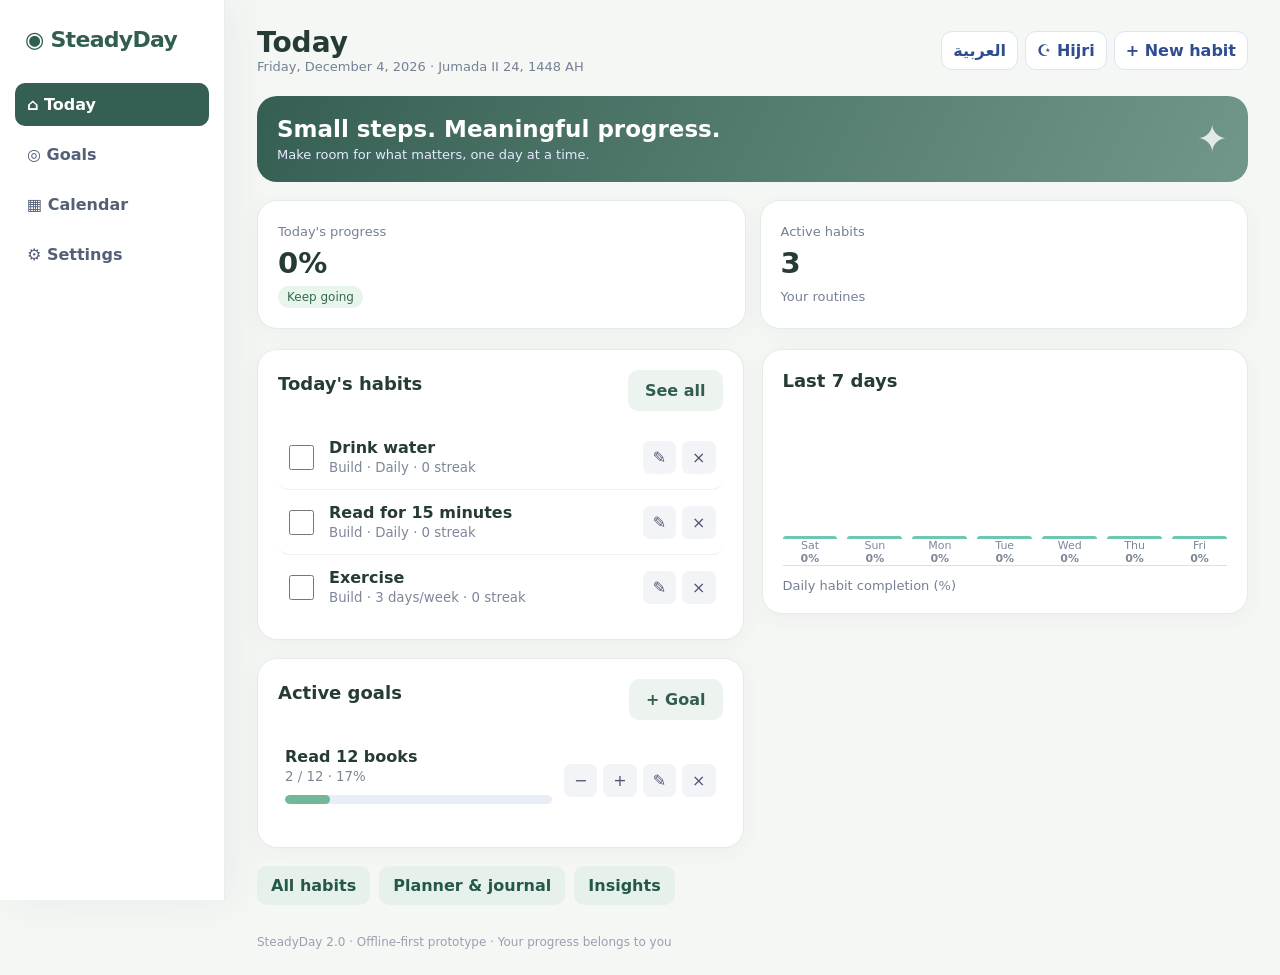
<file: index.html>
<!doctype html><html lang="en"><head><meta charset="utf-8"><meta name="viewport" content="width=device-width,initial-scale=1"><meta name="theme-color" content="#172d59"><title>SteadyDay 5 · Friendly Reminders</title><style>
:root{font-family:system-ui,-apple-system,sans-serif;color:#20283b;background:#f3f5fa}*{box-sizing:border-box}body{margin:0}button,input,select,textarea{font:inherit}button{cursor:pointer;border:0}button:focus-visible,input:focus-visible{outline:3px solid #80b8fa}.app{display:flex;min-height:100vh;max-width:1500px;margin:auto}.side{width:225px;background:white;padding:27px 15px;display:flex;flex-direction:column;gap:7px;border-right:1px solid #e6eaf1;position:sticky;top:0;height:100vh}.brand{font-size:22px;font-weight:800;color:#203e9c;padding:0 10px 24px}.nav{padding:12px;border-radius:10px;text-align:left;background:transparent;color:#536078}.nav.active{background:#203e9c;color:white}.main{flex:1;padding:26px 32px;min-width:0}.top{display:flex;justify-content:space-between;align-items:center;gap:10px;margin-bottom:22px}.top h1{margin:0;font-size:28px}.muted{color:#758095;font-size:13px}.btn{background:#203e9c;color:white;padding:11px 17px;border-radius:10px;font-weight:600}.btn.secondary{background:#eef2fb;color:#203e9c}.btn.danger{background:#ffeded;color:#a42d3b}.stats{display:grid;grid-template-columns:repeat(4,1fr);gap:14px;margin-bottom:20px}.stat,.panel{background:white;border:1px solid #e9edf4;border-radius:16px;padding:20px;box-shadow:0 3px 16px #1a2b4810}.stat strong{display:block;font-size:29px;margin:6px 0}.columns{display:grid;grid-template-columns:1.15fr 1fr;gap:18px}.panel{margin-bottom:18px}.panel h2{margin:0 0 15px;font-size:18px}.entry{display:flex;align-items:center;gap:12px;padding:13px 0;border-bottom:1px solid #eff1f6}.entry:last-child{border:0}.entry .details{flex:1;min-width:0}.entry b{display:block}.entry small{color:#7d8798}.tick{width:25px;height:25px;accent-color:#4ab69d}.chip{display:inline-block;border-radius:30px;background:#e9f7f2;color:#26856e;padding:4px 9px;font-size:12px}.actions{display:flex;gap:6px}.iconbtn{background:#f2f4f8;color:#4d5870;border-radius:7px;padding:7px 10px}.progress{height:9px;background:#e9edf5;border-radius:30px;overflow:hidden;margin:10px 0}.progress>div{height:100%;background:#58bca8;border-radius:30px}.calendar{display:grid;grid-template-columns:repeat(7,1fr);gap:5px;text-align:center}.day{padding:10px 2px;border-radius:9px;font-size:12px;background:#f5f7fb;color:#475168}.day.head{background:none;font-weight:700;color:#8893a5}.day.today{outline:2px solid #203e9c}.day.done{background:#d8f3e9;color:#15634f}.day.empty{background:transparent}.bars{display:flex;align-items:end;gap:10px;height:160px;border-bottom:1px solid #d9e0ea;padding-top:10px}.barwrap{flex:1;text-align:center;font-size:11px;color:#7d8798}.bar{background:#6cc8b3;border-radius:6px 6px 0 0;min-height:3px}.toolbar{display:flex;justify-content:space-between;gap:10px;align-items:center;margin-bottom:14px}.field{width:100%;padding:12px;border:1px solid #dbe1ec;border-radius:9px;margin:6px 0 13px;background:white}.modalback{position:fixed;inset:0;background:#0b183b8c;display:none;align-items:center;justify-content:center;padding:16px;z-index:3}.modalback.show{display:flex}.modal{width:min(440px,100%);background:white;padding:24px;border-radius:18px;max-height:90vh;overflow:auto}.modal h2{margin-top:0}.row{display:flex;gap:9px;align-items:center}.emptymsg{color:#8a94a6;padding:20px;text-align:center}.section{display:none}.section.active{display:block}.note{white-space:pre-wrap;line-height:1.5}.footer{color:#98a1b0;font-size:12px;padding-top:12px}.mobilebar{display:none}body.dark{background:#121927;color:#e9eef8}body.dark .side,body.dark .stat,body.dark .panel,body.dark .modal{background:#1e293b;color:#e9eef8;border-color:#334155}body.dark .nav{color:#d1daeb}body.dark .nav.active{color:white}body.dark .field{background:#162033;color:white;border-color:#42516b}body.dark .entry{border-color:#334155}body.dark .day{background:#2b3a50;color:#e1e8f6}body.dark .day.done{background:#225b4e}body.dark .day.head{background:none}@media(max-width:900px){.side{width:75px;padding:20px 7px}.brand{font-size:15px;padding:5px}.nav{font-size:0;text-align:center}.nav::first-letter{font-size:20px}.main{padding:20px}.stats{grid-template-columns:repeat(2,1fr)}}@media(max-width:650px){.app{display:block;padding-bottom:66px}.side{position:fixed;top:auto;bottom:0;width:100%;height:65px;flex-direction:row;justify-content:space-around;align-items:center;z-index:2;padding:5px;box-shadow:0 -2px 20px #1423431c}.brand{display:none}.nav{padding:10px 7px;flex:1;font-size:10px}.nav::first-letter{font-size:16px}.main{padding:18px 13px}.top h1{font-size:23px}.stats{gap:8px}.stat{padding:12px}.stat strong{font-size:23px}.columns{grid-template-columns:1fr}.panel{padding:15px}.top .btn{font-size:12px;padding:9px}}
</style><style>
:root{--accent:#3155ba}body{background:linear-gradient(135deg,#edf4ff 0%,#f8f5fc 55%,#edf8f5 100%);background-attachment:fixed}.side{background:#ffffffed;box-shadow:8px 0 40px #233c6710}.brand{letter-spacing:-.7px}.nav{transition:background .2s,transform .2s}.nav:hover{background:#edf2ff;transform:translateX(2px)}.nav.active{background:linear-gradient(110deg,#2643a2,#5375d4);box-shadow:0 5px 12px #2b4dbb33}.stat,.panel{border:1px solid #ffffff;box-shadow:0 9px 32px #1c35620c;border-radius:20px}.stat:nth-child(1){background:linear-gradient(140deg,#e5ebff,#fff)}.stat:nth-child(2){background:linear-gradient(140deg,#e5f8f0,#fff)}.stat:nth-child(3){background:linear-gradient(140deg,#f4eaff,#fff)}.stat:nth-child(4){background:linear-gradient(140deg,#fff1e8,#fff)}.btn{background:linear-gradient(115deg,#2848aa,#496cce);box-shadow:0 4px 13px #2848aa24}.btn.secondary{background:#edf2fc;box-shadow:none}.entry{border-radius:11px;padding-inline:7px;transition:background .15s}.entry:hover{background:#f7f9ff}.day{min-height:38px;display:flex;align-items:center;justify-content:center}.day.done{background:#c9f0e3}.langtools{display:flex;gap:7px;align-items:center;flex-wrap:wrap}.langtools button{padding:9px 11px;border-radius:11px;background:#fff;color:#304d92;border:1px solid #dce5f5;font-weight:700}.calendar-actions{display:flex;gap:7px;align-items:center;justify-content:space-between;margin-bottom:14px}.calendar-actions button{border-radius:9px;background:#eef2fa;padding:7px 11px;color:#233d78}.cal-sub{font-size:12px;color:#7c8799;margin-bottom:10px}.hero{border-radius:20px;padding:20px;margin-bottom:18px;background:linear-gradient(115deg,#263f98,#5d75c7 65%,#788ccf);color:#fff;display:flex;justify-content:space-between;gap:12px;align-items:center}.hero h2{margin:0 0 5px;font-size:23px}.hero p{margin:0;color:#e5eafe;font-size:13px}.hero .spark{font-size:38px}.locale-ar{direction:rtl}.locale-ar .nav{text-align:right}.locale-ar .side{border-right:0;border-left:1px solid #e6eaf1}.locale-ar .entry,.locale-ar .top{direction:rtl}.locale-ar .bars{direction:ltr}.locale-ar .calendar{direction:ltr}.locale-ar .calendar .day{direction:rtl}.locale-ar .nav:hover{transform:none}body.dark .hero{background:linear-gradient(115deg,#2b3c76,#4d659b)}body.dark .stat{background:#1e293b}body.dark .langtools button,body.dark .calendar-actions button{background:#29384f;color:#e2e9f9;border-color:#3a4c67}body.dark .entry:hover{background:#28364b}body.dark .cal-sub{color:#aebbd0}@media(max-width:650px){.top{align-items:flex-start;flex-wrap:wrap}.langtools{width:100%;justify-content:flex-start}.hero{padding:16px}.hero h2{font-size:20px}.nav{font-size:10px}.day{min-height:34px}}
</style></head><body><div class="app"><aside class="side"><div class="brand">◉ SteadyDay</div><button class="nav active" data-page="dashboard">⌂ Today</button><button class="nav" data-page="goals">◎ Goals</button><button class="nav" data-page="calendarPage">▦ Calendar</button><button class="nav" data-page="settings">⚙ Settings</button></aside><main class="main"><div class="top"><div><h1 id="heading">Your dashboard</h1><div class="muted" id="today"></div></div><div class="langtools"><button id="langBtn" onclick="switchLanguage()">العربية</button><button id="calModeBtn" onclick="switchCalendar()">☪ Hijri</button><button class="btn" onclick="openModal('habit')">+ New habit</button></div></div><section id="dashboard" class="section active"><div class="hero"><div><h2 id="heroTitle">Small steps. Meaningful progress.</h2><p id="heroText">Make room for what matters, one day at a time.</p></div><span class="spark">✦</span></div><div class="stats"><div class="stat"><span class="muted">Today's progress</span><strong id="sProgress">0%</strong><span class="chip">Keep going</span></div><div class="stat"><span class="muted">Active habits</span><strong id="sHabits">0</strong><span class="muted">Your routines</span></div><div class="stat"><span class="muted">Done today</span><strong id="sDone">0</strong><span class="muted">Great progress</span></div><div class="stat"><span class="muted">Open tasks</span><strong id="sTasks">0</strong><span class="muted">Your plan</span></div></div><div class="columns"><div><div class="panel"><div class="toolbar"><h2>Today's habits</h2><button class="btn secondary" onclick="page('habits')">See all</button></div><div id="dashHabits"></div></div><div class="panel"><div class="toolbar"><h2>Active goals</h2><button class="btn secondary" onclick="openModal('goal')">+ Goal</button></div><div id="dashGoals"></div></div></div><div><div class="panel"><h2 id="calTitle">Calendar</h2><div class="calendar-actions"><button onclick="changeMonth(-1)" aria-label="Previous month">‹</button><span id="calLabel"></span><button onclick="changeMonth(1)" aria-label="Next month">›</button><button onclick="goToday()" id="goTodayBtn">Today</button></div><div id="calNote" class="cal-sub"></div><div class="calendar" id="calendar"></div></div><div class="panel"><h2>Last 7 days</h2><div id="chart" class="bars"></div><div class="muted" style="margin-top:12px">Daily habit completion (%)</div></div></div></div></section><section id="calendarPage" class="section"><div id="calendarDestination"></div></section><section id="habits" class="section"><div class="panel"><div class="toolbar"><h2>My habits</h2><button class="btn" onclick="openModal('habit')">+ Add habit</button></div><div id="allHabits"></div></div></section><section id="goals" class="section"><div class="panel"><div class="toolbar"><h2>My goals</h2><button class="btn" onclick="openModal('goal')">+ Add goal</button></div><div id="allGoals"></div></div></section><section id="planner" class="section"><div class="panel"><div class="toolbar"><h2>Daily tasks</h2><button class="btn" onclick="openModal('task')">+ Task</button></div><div id="allTasks"></div></div><div class="panel"><h2>Private journal</h2><div class="muted">Write a reflection for today. Saved on this device.</div><textarea class="field" rows="7" id="journal" placeholder="What went well today?"></textarea><button class="btn" onclick="saveJournal()">Save reflection</button></div></section><section id="insights" class="section"><div class="stats"><div class="stat"><span class="muted">Completion today</span><strong id="iToday">0%</strong></div><div class="stat"><span class="muted">Last 7 days average</span><strong id="iWeek">0%</strong></div><div class="stat"><span class="muted">Completed goals</span><strong id="iGoals">0</strong></div><div class="stat"><span class="muted">Tasks finished</span><strong id="iTasks">0</strong></div></div><div class="panel"><h2>Weekly progress</h2><div id="insightChart" class="bars"></div></div><div class="panel"><h2>Habits and streaks</h2><div id="streaks"></div></div></section><section id="settings" class="section"><div class="panel"><h2>Appearance</h2><button class="btn secondary" onclick="toggleTheme()">Toggle dark mode</button></div><div class="panel"><h2>Data and privacy</h2><p class="muted">Your information stays in this browser's local storage. No account, ads, analytics trackers or network connection required. Clearing site data may erase your progress.</p><div class="row" style="flex-wrap:wrap"><button class="btn" onclick="exportData()">Export backup (JSON)</button><button class="btn secondary" onclick="document.getElementById('importFile').click()">Import backup</button><input id="importFile" type="file" accept="application/json" style="display:none" onchange="importData(event)"><button class="btn danger" onclick="resetData()">Erase all data</button></div></div><div class="panel"><h2>About SteadyDay</h2><p>Build better habits, one day at a time. No ads, gambling, interest products, or subscriptions.</p><p class="muted">Interactive browser prototype. Android APK and notifications are not included in this preview.</p></div></section><div class="footer">SteadyDay 2.0 · Offline-first prototype · Your progress belongs to you</div></main></div><div class="modalback" id="modalBack"><div class="modal"><div class="toolbar"><h2 id="modalTitle">Add</h2><button class="iconbtn" onclick="closeModal()">✕</button></div><form id="editor"><input type="hidden" id="kind"><input type="hidden" id="editId"><label>Name</label><input id="name" class="field" required maxlength="80" placeholder="e.g. Read for 15 minutes"><div id="extra"></div><div class="row" style="justify-content:flex-end"><button type="button" class="btn secondary" onclick="closeModal()">Cancel</button><button type="submit" class="btn">Save</button></div></form></div></div><script>
const KEY='steadyday2-v1';const iso=d=>`${d.getFullYear()}-${String(d.getMonth()+1).padStart(2,'0')}-${String(d.getDate()).padStart(2,'0')}`;const today=()=>iso(new Date());const id=()=>String(Date.now())+Math.random().toString(36).slice(2,6);let data;try{data=JSON.parse(localStorage.getItem(KEY))}catch(e){}if(!data||!Array.isArray(data.habits))data={habits:[{id:id(),name:'Drink water',type:'positive',days:[0,1,2,3,4,5,6],log:{}},{id:id(),name:'Read for 15 minutes',type:'positive',days:[0,1,2,3,4,5,6],log:{}},{id:id(),name:'Exercise',type:'positive',days:[1,3,5],log:{}}],goals:[{id:id(),name:'Read 12 books',target:12,value:2}],tasks:[],journal:{},dark:false};data.goals??=[];data.tasks??=[];data.journal??={};const save=()=>{try{localStorage.setItem(KEY,JSON.stringify(data))}catch(e){alert('Unable to save. Check browser storage settings.')}};const esc=s=>String(s).replace(/[&<>"']/g,c=>({'&':'&amp;','<':'&lt;','>':'&gt;','"':'&quot;',"'":'&#39;'}[c]));const due=(h,date)=>h.days.includes(date.getDay());const done=(h,date)=>!!h.log[iso(date)];const dateAt=n=>{let d=new Date();d.setHours(12,0,0,0);d.setDate(d.getDate()+n);return d};const pct=d=>{let hs=data.habits.filter(h=>due(h,d));return hs.length?Math.round(hs.filter(h=>done(h,d)).length/hs.length*100):0};function streak(h){let n=0;for(let i=0;i<365;i++){let d=dateAt(-i);if(!due(h,d))continue;if(done(h,d))n++;else if(i!==0)return n;else if(i===0&&done(h,dateAt(-1)))continue;else if(i===0)continue;}return n}function habitRow(h){let active=due(h,new Date());return `<div class="entry"><input aria-label="Complete ${esc(h.name)}" class="tick" type="checkbox" ${done(h,new Date())?'checked':''} ${active?'':'disabled'} onchange="toggleHabit('${h.id}')"><div class="details"><b>${esc(h.name)}</b><small>${h.type==='negative'?'Avoid':'Build'} · ${h.days.length===7?'Daily':h.days.length+' days/week'} · ${streak(h)} streak ${!active?'· Not scheduled today':''}</small></div><div class="actions"><button class="iconbtn" aria-label="Edit" onclick="openModal('habit','${h.id}')">✎</button><button class="iconbtn" aria-label="Delete" onclick="remove('habit','${h.id}')">×</button></div></div>`}function goalRow(g){let p=Math.min(100,Math.round(g.value/g.target*100));return `<div class="entry"><div class="details"><b>${esc(g.name)}</b><small>${g.value} / ${g.target} · ${p}%</small><div class="progress"><div style="width:${p}%"></div></div></div><div class="actions"><button class="iconbtn" onclick="stepGoal('${g.id}',-1)">−</button><button class="iconbtn" onclick="stepGoal('${g.id}',1)">+</button><button class="iconbtn" onclick="openModal('goal','${g.id}')">✎</button><button class="iconbtn" onclick="remove('goal','${g.id}')">×</button></div></div>`}function taskRow(t){return `<div class="entry"><input class="tick" type="checkbox" ${t.done?'checked':''} onchange="toggleTask('${t.id}')"><div class="details"><b style="${t.done?'text-decoration:line-through;color:#8d96a7':''}">${esc(t.name)}</b><small>${esc(t.priority)} priority</small></div><button class="iconbtn" onclick="remove('task','${t.id}')">×</button></div>`}function calendar(){let now=new Date(),first=new Date(now.getFullYear(),now.getMonth(),1),days=new Date(now.getFullYear(),now.getMonth()+1,0).getDate();document.getElementById('calTitle').textContent=now.toLocaleString('en',{month:'long',year:'numeric'});let s=['Sun','Mon','Tue','Wed','Thu','Fri','Sat'].map(x=>`<div class="day head">${x}</div>`).join('');for(let i=0;i<first.getDay();i++)s+='<div class="day empty"></div>';for(let i=1;i<=days;i++){let d=new Date(now.getFullYear(),now.getMonth(),i),complete=data.habits.some(h=>due(h,d)&&done(h,d));s+=`<div class="day ${complete?'done':''} ${iso(d)===today()?'today':''}" title="${pct(d)}% complete">${i}</div>`}document.getElementById('calendar').innerHTML=s}function bars(){return Array.from({length:7},(_,i)=>{let d=dateAt(i-6),p=pct(d);return `<div class="barwrap"><div class="bar" title="${p}%" style="height:${Math.max(3,p*1.35)}px"></div><div>${d.toLocaleDateString('en',{weekday:'short'})}</div><b>${p}%</b></div>`}).join('')}function render(){let hs=data.habits.filter(h=>due(h,new Date())),completed=hs.filter(h=>done(h,new Date())).length;document.getElementById('today').textContent=new Date().toLocaleDateString('en',{weekday:'long',day:'numeric',month:'long',year:'numeric'});document.getElementById('sProgress').textContent=pct(new Date())+'%';document.getElementById('sHabits').textContent=data.habits.length;document.getElementById('sDone').textContent=completed;document.getElementById('sTasks').textContent=data.tasks.filter(t=>!t.done).length;document.getElementById('dashHabits').innerHTML=hs.map(habitRow).join('')||'<div class="emptymsg">No habits scheduled today.</div>';document.getElementById('allHabits').innerHTML=data.habits.map(habitRow).join('')||'<div class="emptymsg">Add your first habit.</div>';document.getElementById('dashGoals').innerHTML=data.goals.slice(0,3).map(goalRow).join('')||'<div class="emptymsg">Set a goal to get started.</div>';document.getElementById('allGoals').innerHTML=data.goals.map(goalRow).join('')||'<div class="emptymsg">Add your first goal.</div>';document.getElementById('allTasks').innerHTML=data.tasks.map(taskRow).join('')||'<div class="emptymsg">Your task list is clear.</div>';document.getElementById('journal').value=data.journal[today()]||'';document.getElementById('chart').innerHTML=bars();document.getElementById('insightChart').innerHTML=bars();calendar();document.getElementById('iToday').textContent=pct(new Date())+'%';document.getElementById('iWeek').textContent=Math.round(Array.from({length:7},(_,i)=>pct(dateAt(-i))).reduce((a,b)=>a+b,0)/7)+'%';document.getElementById('iGoals').textContent=data.goals.filter(g=>g.value>=g.target).length;document.getElementById('iTasks').textContent=data.tasks.filter(t=>t.done).length;document.getElementById('streaks').innerHTML=data.habits.map(h=>`<div class="entry"><div class="details"><b>${esc(h.name)}</b><small>${streak(h)} scheduled completions in current streak</small></div></div>`).join('')||'<div class="emptymsg">No habits yet.</div>';document.body.classList.toggle('dark',!!data.dark);save()}function page(p){document.querySelectorAll('.section').forEach(x=>x.classList.toggle('active',x.id===p));document.querySelectorAll('.nav').forEach(x=>x.classList.toggle('active',x.dataset.page===p));document.getElementById('heading').textContent=({dashboard:'Your dashboard',habits:'Your habits',goals:'Your goals',planner:'Daily planner',insights:'Your insights',settings:'Settings'})[p];render();window.scrollTo(0,0)}document.querySelectorAll('.nav').forEach(b=>b.onclick=()=>page(b.dataset.page));function toggleHabit(x){let h=data.habits.find(h=>h.id===x);if(!h||!due(h,new Date()))return;h.log[today()]=!h.log[today()];render()}function toggleTask(x){let t=data.tasks.find(t=>t.id===x);if(t)t.done=!t.done;render()}function stepGoal(x,delta){let g=data.goals.find(g=>g.id===x);if(g)g.value=Math.min(g.target,Math.max(0,g.value+delta));render()}function remove(k,x){if(!confirm('Delete this item?'))return;let arr=k==='habit'?'habits':k==='goal'?'goals':'tasks';data[arr]=data[arr].filter(o=>o.id!==x);render()}function openModal(kind,edit=''){document.getElementById('editor').reset();document.getElementById('kind').value=kind;document.getElementById('editId').value=edit;let arr=data[kind==='habit'?'habits':kind==='goal'?'goals':'tasks'],obj=arr.find(o=>o.id===edit);document.getElementById('modalTitle').textContent=(edit?'Edit ':'Add ')+kind;document.getElementById('name').value=obj?.name||'';document.getElementById('extra').innerHTML=kind==='habit'?`<label>Habit type</label><select class="field" id="habitType"><option value="positive">Positive habit</option><option value="negative">Habit to avoid</option></select><label>Repeat on</label><div class="row" style="flex-wrap:wrap;margin:10px 0 16px">${['Sun','Mon','Tue','Wed','Thu','Fri','Sat'].map((d,i)=>`<label style="font-size:12px"><input type="checkbox" class="weekday" value="${i}" ${(!obj||obj.days.includes(i))?'checked':''}>${d}</label>`).join('')}</div>`:kind==='goal'?`<label>Target number</label><input class="field" id="target" type="number" min="1" max="1000000" required value="${obj?.target||10}"><label>Current progress</label><input class="field" id="value" type="number" min="0" max="1000000" required value="${obj?.value||0}">`:`<label>Priority</label><select class="field" id="priority"><option>Normal</option><option>High</option><option>Low</option></select>`;if(obj&&kind==='habit')document.getElementById('habitType').value=obj.type;if(obj&&kind==='task')document.getElementById('priority').value=obj.priority;document.getElementById('modalBack').classList.add('show')}function closeModal(){document.getElementById('modalBack').classList.remove('show')}document.getElementById('editor').onsubmit=e=>{e.preventDefault();let k=document.getElementById('kind').value,x=document.getElementById('editId').value,n=document.getElementById('name').value.trim();if(!n)return;let arr=data[k==='habit'?'habits':k==='goal'?'goals':'tasks'],obj=arr.find(o=>o.id===x);if(k==='habit'){let days=[...document.querySelectorAll('.weekday:checked')].map(el=>+el.value);if(!days.length){alert('Choose at least one day.');return}if(obj)Object.assign(obj,{name:n,type:document.getElementById('habitType').value,days});else arr.push({id:id(),name:n,type:document.getElementById('habitType').value,days,log:{}})}else if(k==='goal'){let target=+document.getElementById('target').value,value=+document.getElementById('value').value;if(!Number.isFinite(target)||target<1||!Number.isFinite(value)||value<0)return;let item={name:n,target,value:Math.min(value,target)};if(obj)Object.assign(obj,item);else arr.push({id:id(),...item})}else{if(obj){obj.name=n;obj.priority=document.getElementById('priority').value}else arr.push({id:id(),name:n,priority:document.getElementById('priority').value,done:false})}closeModal();render()};function saveJournal(){data.journal[today()]=document.getElementById('journal').value;save();alert('Reflection saved locally.')}function toggleTheme(){data.dark=!data.dark;render()}function exportData(){let blob=new Blob([JSON.stringify(data,null,2)],{type:'application/json'}),url=URL.createObjectURL(blob),a=document.createElement('a');a.href=url;a.download='SteadyDay-backup-'+today()+'.json';a.click();setTimeout(()=>URL.revokeObjectURL(url),1000)}function importData(e){let f=e.target.files[0];if(!f)return;let r=new FileReader();r.onload=()=>{try{let v=JSON.parse(r.result);if(!Array.isArray(v.habits)||!Array.isArray(v.goals)||!Array.isArray(v.tasks)||!v.journal||typeof v.journal!=='object')throw Error('Invalid backup');if(!confirm('Replace your current data with this backup?'))return;data=v;render();alert('Backup restored.')}catch(err){alert('Could not import: invalid SteadyDay backup.')}};r.readAsText(f);e.target.value=''}function resetData(){if(confirm('Permanently erase ALL SteadyDay data on this device?')){localStorage.removeItem(KEY);location.reload()}}render();
</script><script>
(function(){
const dict={
'Your dashboard':'لوحة التحكم','Your habits':'عاداتك','Your goals':'أهدافك','Daily planner':'المخطط اليومي','Your insights':'إحصاءاتك','Settings':'الإعدادات','⌂ Today':'⌂ الرئيسية','✓ Habits':'✓ العادات','◎ Goals':'◎ الأهداف','▤ Planner':'▤ المخطط','▥ Insights':'▥ التحليلات','⚙ Settings':'⚙ الإعدادات','+ New habit':'+ عادة جديدة','+ Add habit':'+ إضافة عادة','+ Add goal':'+ إضافة هدف','+ Goal':'+ هدف','+ Task':'+ مهمة','See all':'عرض الكل','Today\'s progress':'إنجاز اليوم','Active habits':'العادات النشطة','Done today':'المكتمل اليوم','Open tasks':'المهام المتبقية','Keep going':'استمر','Your routines':'روتينك','Great progress':'تقدم رائع','Your plan':'خطتك','Today\'s habits':'عادات اليوم','Active goals':'الأهداف النشطة','Last 7 days':'آخر ٧ أيام','Daily habit completion (%)':'نسبة إنجاز العادات اليومية (%)','My habits':'عاداتي','My goals':'أهدافي','Daily tasks':'المهام اليومية','Private journal':'مذكرات خاصة','Write a reflection for today. Saved on this device.':'اكتب تأملاتك لهذا اليوم. تحفظ على جهازك.','Save reflection':'حفظ المذكرات','Completion today':'إنجاز اليوم','Last 7 days average':'متوسط آخر ٧ أيام','Completed goals':'الأهداف المكتملة','Tasks finished':'المهام المنجزة','Weekly progress':'التقدم الأسبوعي','Habits and streaks':'العادات والاستمرارية','Appearance':'المظهر','Toggle dark mode':'تبديل الوضع الداكن','Data and privacy':'البيانات والخصوصية','Export backup (JSON)':'تصدير نسخة احتياطية','Import backup':'استيراد نسخة احتياطية','Erase all data':'مسح جميع البيانات','About SteadyDay':'حول SteadyDay','Build better habits, one day at a time. No ads, gambling, interest products, or subscriptions.':'ابنِ عادات أفضل يومًا بعد يوم. بدون إعلانات أو قمار أو منتجات ربوية أو اشتراكات.','Interactive browser prototype. Android APK and notifications are not included in this preview.':'نسخة تجريبية للمتصفح. لا تتضمن ملف APK أو الإشعارات.','SteadyDay 2.0 · Offline-first prototype · Your progress belongs to you':'SteadyDay 3.0 · نسخة تجريبية تعمل دون إنترنت · بياناتك ملكك','SteadyDay 2.0 · Offline-first prototype · Your progress belongs to you':'SteadyDay 3.0 · نسخة تجريبية تعمل دون إنترنت · بياناتك ملكك','Name':'الاسم','Add habit':'إضافة عادة','Edit habit':'تعديل عادة','Add goal':'إضافة هدف','Edit goal':'تعديل هدف','Add task':'إضافة مهمة','Edit task':'تعديل مهمة','Habit type':'نوع العادة','Positive habit':'عادة إيجابية','Habit to avoid':'عادة أريد تجنبها','Repeat on':'تكرار في','Target number':'الهدف العددي','Current progress':'التقدم الحالي','Priority':'الأولوية','Normal':'عادي','High':'مرتفع','Low':'منخفض','Avoid':'تجنب','Build':'بناء','Daily':'يومي','Not scheduled today':'غير مجدول اليوم','Normal priority':'أولوية عادية','High priority':'أولوية مرتفعة','Low priority':'أولوية منخفضة','No habits scheduled today.':'لا توجد عادات مجدولة اليوم.','Add your first habit.':'أضف أول عادة لك.','Set a goal to get started.':'حدد هدفًا للبدء.','Add your first goal.':'أضف أول هدف لك.','Your task list is clear.':'قائمة مهامك فارغة.','No habits yet.':'لا توجد عادات بعد.','Today':'اليوم','Calendar':'التقويم','Gregorian':'ميلادي','Hijri':'هجري','Small steps. Meaningful progress.':'خطوات صغيرة. تقدم يستحق.','Make room for what matters, one day at a time.':'خصص وقتًا لما يهمك، يومًا بعد يوم.','SteadyDay 3.0':'SteadyDay 3.0','Save':'حفظ','Cancel':'إلغاء','Delete':'حذف','days/week':'أيام/أسبوع','streak':'سلسلة','scheduled completions in current streak':'إنجازات متتالية في الأيام المجدولة','days':'أيام','No account, ads, analytics trackers or network connection required. Clearing site data may erase your progress.':'لا يتطلب حسابًا أو إعلانات أو اتصالًا بالشبكة. قد يؤدي مسح بيانات المتصفح إلى فقدان تقدمك.'};
let lang=localStorage.getItem('steadyday_lang')||'en',mode=localStorage.getItem('steadyday_calendar')||'gregory',offset=0;
const gregDate=(d,l)=>new Intl.DateTimeFormat(l==='ar'?'ar-SA':'en-US',{year:'numeric',month:'long',day:'numeric',weekday:'long',calendar:'gregory'}).format(d);
const hijriFmt=(d,l,opts)=>new Intl.DateTimeFormat(l==='ar'?'ar-SA-u-ca-islamic-umalqura':'en-US-u-ca-islamic-umalqura',opts).format(d);
const getParts=d=>{let a=new Intl.DateTimeFormat('en-US-u-ca-islamic-umalqura',{year:'numeric',month:'numeric',day:'numeric'}).formatToParts(d);let obj={};a.forEach(x=>{if(x.type==='year'||x.type==='month'||x.type==='day')obj[x.type]=Number(x.value)});return obj};
function translateText(text){if(lang!=='ar')return text;let t=text.trim();if(dict[t])return text.replace(t,dict[t]);let m=t.match(/^(\d+) days\/week$/);if(m)return m[1]+' أيام/أسبوع';m=t.match(/^(\d+) streak$/);if(m)return 'سلسلة '+m[1];m=t.match(/^(\d+) scheduled completions in current streak$/);if(m)return m[1]+' إنجازات متتالية';return text}
function applyLanguage(){document.documentElement.lang=lang;document.documentElement.dir=lang==='ar'?'rtl':'ltr';document.body.classList.toggle('locale-ar',lang==='ar');document.getElementById('langBtn').textContent=lang==='ar'?'English':'العربية';document.getElementById('calModeBtn').textContent=mode==='gregory'?(lang==='ar'?'☪ هجري':'☪ Hijri'):(lang==='ar'?'▦ ميلادي':'▦ Gregorian');document.getElementById('heroTitle').textContent=lang==='ar'?dict['Small steps. Meaningful progress.']:'Small steps. Meaningful progress.';document.getElementById('heroText').textContent=lang==='ar'?dict['Make room for what matters, one day at a time.']:'Make room for what matters, one day at a time.';document.getElementById('goTodayBtn').textContent=lang==='ar'?'اليوم':'Today';document.querySelectorAll('button, .muted, .stat span, h1, h2, label, .footer, .emptymsg, .chip, .entry small, .modal p, .panel p').forEach(el=>{if(el.closest('#calendar')||el.id==='calLabel'||el.id==='calNote'||el.id==='calTitle'||el.id==='langBtn'||el.id==='calModeBtn'||el.id==='heroTitle'||el.id==='heroText'||el.id==='goTodayBtn')return;Array.from(el.childNodes).filter(n=>n.nodeType===3).forEach(n=>{if(n._steadyOriginal===undefined)n._steadyOriginal=n.nodeValue;n.nodeValue=lang==='ar'?translateText(n._steadyOriginal):n._steadyOriginal})});document.getElementById('today').textContent=gregDate(new Date(),lang)+'  ·  '+hijriFmt(new Date(),lang,{day:'numeric',month:'long',year:'numeric'});drawCalendar()}
function drawCalendar(){let box=document.getElementById('calendar'),now=new Date(),base=new Date(now.getFullYear(),now.getMonth()+offset,1,12),days=[],label='',secondary='';if(mode==='gregory'){let first=new Date(base.getFullYear(),base.getMonth(),1,12),last=new Date(base.getFullYear(),base.getMonth()+1,0,12);for(let d=new Date(first);d<=last;d.setDate(d.getDate()+1))days.push(new Date(d));label=new Intl.DateTimeFormat(lang==='ar'?'ar-SA-u-ca-gregory':'en-US',{month:'long',year:'numeric'}).format(first);secondary=hijriFmt(first,lang,{month:'long',year:'numeric'})+' — '+hijriFmt(last,lang,{month:'long',year:'numeric'});}else{let anchor=new Date(now.getFullYear(),now.getMonth()+offset,15,12),part=getParts(anchor);let start=new Date(anchor);for(let i=0;i<40;i++){let prev=new Date(start);prev.setDate(start.getDate()-1);if(getParts(prev).month!==part.month||getParts(prev).year!==part.year)break;start=prev}for(let i=0;i<31;i++){let d=new Date(start);d.setDate(start.getDate()+i);let p=getParts(d);if(p.month!==part.month||p.year!==part.year)break;days.push(d)}label=hijriFmt(anchor,lang,{month:'long',year:'numeric'});secondary=lang==='ar'?'حسب تقويم أم القرى • قد تختلف الرؤية الشرعية':'Umm al-Qura calculation • Moon sighting may differ'}
let dayNames=lang==='ar'?['الأحد','الاثنين','الثلاثاء','الأربعاء','الخميس','الجمعة','السبت']:['Sun','Mon','Tue','Wed','Thu','Fri','Sat'];let html=dayNames.map(n=>'<div class="day head">'+n+'</div>').join('');for(let i=0;i<days[0].getDay();i++)html+='<div class="day empty"></div>';for(let d of days){let doneDay=data.habits.some(h=>due(h,d)&&done(h,d)),n=mode==='gregory'?d.getDate():getParts(d).day;html+='<div class="day '+(doneDay?'done ':'')+(iso(d)===today()?'today':'')+'" title="'+pct(d)+'%">'+n+'</div>'}box.innerHTML=html;document.getElementById('calTitle').textContent=lang==='ar'?'التقويم':'Calendar';document.getElementById('calLabel').textContent=label;document.getElementById('calNote').textContent=secondary}
window.switchLanguage=()=>{lang=lang==='ar'?'en':'ar';localStorage.setItem('steadyday_lang',lang);render();applyLanguage()};window.switchCalendar=()=>{mode=mode==='gregory'?'hijri':'gregory';offset=0;localStorage.setItem('steadyday_calendar',mode);applyLanguage()};window.changeMonth=n=>{offset+=n;drawCalendar()};window.goToday=()=>{offset=0;drawCalendar()};
const oldRender=window.render;window.render=function(){oldRender();applyLanguage()};const oldPage=window.page;window.page=function(p){oldPage(p);applyLanguage()};const oldOpen=window.openModal;window.openModal=function(k,id){oldOpen(k,id);applyLanguage()};
applyLanguage();
})();
</script><style>
:root{--accent:#527c70}body{background:#f5f7f4;color:#263b36}.side{border-color:#e8eee9}.brand{color:#315e51}.nav.active{background:#365f53;box-shadow:none}.btn{background:#365f53;box-shadow:none}.btn.secondary{background:#edf4ef;color:#315e51}.hero{background:linear-gradient(115deg,#365f53,#71978a)}.stat:nth-child(n){background:white}.stat,.panel{border:1px solid #e5ece7;box-shadow:0 5px 22px #1b42320b}.chip{background:#e8f5ec;color:#38694f}.progress>div{background:#73b79a}.toolbuttons{display:flex;flex-wrap:wrap;gap:10px}.nav{font-weight:650}.top .btn{white-space:nowrap}.hero .spark{opacity:.8}#calendarPage .panel{max-width:780px;margin:0 auto}#calendarPage .day{min-height:52px}.stats{grid-template-columns:repeat(2,1fr)}.stat:nth-child(n+3){display:none}.columns{grid-template-columns:1fr 1fr}@media(max-width:650px){.stats{grid-template-columns:repeat(2,1fr)}.columns{grid-template-columns:1fr}.side{height:72px}.nav{font-size:12px}.nav::first-letter{font-size:19px}.hero{border-radius:24px}.main{padding:18px 15px}.panel{border-radius:20px}.top .btn{display:none}#calendarPage .day{min-height:43px}}
</style><script>
(function(){
const cal=document.getElementById('calendar');const panel=cal&&cal.closest('.panel');const dest=document.getElementById('calendarDestination');if(panel&&dest)dest.appendChild(panel);
const names={en:{dashboard:'Today',calendarPage:'Calendar',goals:'Goals',settings:'Settings'},ar:{dashboard:'اليوم',calendarPage:'التقويم',goals:'الأهداف',settings:'الإعدادات'}};
const originalPage=window.page;window.page=function(p){originalPage(p);if(p==='calendarPage'){document.getElementById('heading').textContent=document.documentElement.lang==='ar'?'التقويم':'Calendar'};if(p==='dashboard'){document.getElementById('heading').textContent=document.documentElement.lang==='ar'?'اليوم':'Today'};};
const origApply=window.switchLanguage;window.switchLanguage=function(){origApply();localizeSimple()};
function localizeSimple(){let ar=document.documentElement.lang==='ar';document.querySelectorAll('.nav').forEach(b=>{let n=names[ar?'ar':'en'][b.dataset.page];if(n)b.textContent=({dashboard:'⌂ ',goals:'◎ ',calendarPage:'▦ ',settings:'⚙ '}[b.dataset.page]||'')+n});let translations={moreToolsTitle:['More tools','أدوات إضافية'],moreToolsHint:['Everything else is here when you need it.','كل الأدوات الأخرى هنا عند الحاجة.'],allHabitsBtn:['All habits','جميع العادات'],plannerBtn:['Planner & journal','المخطط والمذكرات'],insightsBtn:['Insights','التحليلات']};for(let id in translations){let el=document.getElementById(id);if(el)el.textContent=translations[id][ar?1:0]};let selected=document.querySelector('.section.active');if(selected&&(selected.id==='dashboard'||selected.id==='calendarPage'))document.getElementById('heading').textContent=names[ar?'ar':'en'][selected.id];}
const oldRender=window.render;window.render=function(){oldRender();localizeSimple()};localizeSimple();
})();
</script><style>
.reminder-grid{display:grid;grid-template-columns:repeat(auto-fit,minmax(190px,1fr));gap:12px}.reminder-grid label{display:block;margin-bottom:5px;font-weight:600}.reminder-grid select,.reminder-grid input{width:100%;padding:11px;border:1px solid #c6d7ce;border-radius:10px;background:var(--card,#fff);color:inherit}.reminder-item{padding:12px;border:1px solid #d7e4db;border-radius:13px;margin:9px 0;display:flex;justify-content:space-between;gap:12px;align-items:center}.reminder-item button{min-width:88px}.reminder-note{font-size:12px;line-height:1.6;opacity:.75}.reminder-actions{display:flex;flex-wrap:wrap;gap:8px;margin-top:12px}.reminder-actions button{padding:9px 12px;border-radius:10px;border:1px solid #a5bcae;background:transparent;color:inherit;cursor:pointer}.reminder-pill{display:inline-block;padding:4px 9px;background:#e0f1e5;color:#246341;border-radius:20px;font-size:12px}.reminder-toast{position:fixed;z-index:9999;bottom:85px;left:50%;transform:translateX(-50%);max-width:min(420px,90vw);width:90%;background:#1c4233;color:white;border-radius:16px;padding:18px;box-shadow:0 15px 35px #0004}.reminder-toast button{color:white;border:1px solid #ffffff77;background:transparent;border-radius:8px;padding:7px 10px;margin:6px 4px 0 0}.reminder-toast p{margin:7px 0}html[dir=rtl] .reminder-toast{text-align:right}
</style>
<script>
(function(){
'use strict';
const RKEY='steadyday-reminders-v1';
const defaults={enabled:false,mode:'inapp',frequency:'once',quiet:true,hide:true,start:'22:00',end:'07:00',time:'19:00',items:{},fired:{},snoozed:{}};
let cfg;try{cfg=Object.assign({},defaults,JSON.parse(localStorage.getItem(RKEY)||'{}'))}catch(e){cfg={...defaults}};
cfg.items=cfg.items||{};cfg.fired=cfg.fired||{};cfg.snoozed=cfg.snoozed||{};
const ar=()=>document.documentElement.lang==='ar';
const tr=(en,arabic)=>ar()?arabic:en;
const persist=()=>{try{localStorage.setItem(RKEY,JSON.stringify(cfg)); if(window.SteadyDayNative)window.SteadyDayNative.sync(JSON.stringify(cfg),JSON.stringify(data),document.documentElement.lang)}catch(e){console.warn('Reminder settings could not be saved',e)}};
const settings=document.getElementById('settings');
const panel=document.createElement('div');panel.className='panel';panel.id='reminderSettings';settings.insertBefore(panel,settings.children[1]||null);
function option(v,en,arabic,selected){return `<option value="${v}" ${selected===v?'selected':''}>${tr(en,arabic)}</option>`}
function renderSettings(){panel.innerHTML=`<h2>${tr('Friendly reminders','تذكيرات لطيفة')}</h2><p class="muted">${tr('Optional, private reminders. Your schedule stays on this device.','تذكيرات اختيارية وخاصة. يبقى جدولك على هذا الجهاز.')}</p>
<label><input id="rEnabled" type="checkbox" ${cfg.enabled?'checked':''}> ${tr('Enable reminders','تفعيل التذكيرات')}</label>
<div class="reminder-grid" style="margin-top:15px">
<div><label for="rMode">${tr('Notification style','طريقة التنبيه')}</label><select id="rMode">${option('inapp','In-app only','داخل التطبيق فقط',cfg.mode)}${option('silent','Silent notification','إشعار صامت',cfg.mode)}${option('sound','Sound','صوت',cfg.mode)}${option('vibrate','Vibration','اهتزاز',cfg.mode)}${option('both','Sound + vibration','صوت واهتزاز',cfg.mode)}</select></div>
<div><label for="rFreq">${tr('Frequency','التكرار')}</label><select id="rFreq">${option('once','Once at scheduled time','مرة عند الموعد',cfg.frequency)}${option('followup','One optional follow-up','متابعة اختيارية واحدة',cfg.frequency)}${option('summary','One daily summary','ملخص يومي واحد',cfg.frequency)}</select></div>
<div><label for="rTime">${tr('Default time','الوقت الافتراضي')}</label><input id="rTime" type="time" value="${cfg.time}"></div>
<div><label for="rStart">${tr('Quiet hours start','بداية ساعات الهدوء')}</label><input id="rStart" type="time" value="${cfg.start}"></div>
<div><label for="rEnd">${tr('Quiet hours end','نهاية ساعات الهدوء')}</label><input id="rEnd" type="time" value="${cfg.end}"></div></div>
<div style="margin-top:12px"><label><input id="rQuiet" type="checkbox" ${cfg.quiet?'checked':''}> ${tr('Respect quiet hours','احترام ساعات الهدوء')}</label></div>
<div><label><input id="rHide" type="checkbox" ${cfg.hide?'checked':''}> ${tr('Hide task names in notifications','إخفاء أسماء المهام في الإشعارات')}</label></div>
<div class="reminder-actions"><button id="rPermission" type="button">${tr('Allow browser notifications','السماح بإشعارات المتصفح')}</button><button id="rTest" type="button">${tr('Test reminder','تجربة التذكير')}</button></div>
<p class="reminder-note">${tr('On Android, scheduled reminders use local device notifications, including when the app is closed. Device permissions and battery settings take priority.','على أندرويد، تعمل التذكيرات المجدولة محليًا حتى عند إغلاق التطبيق. أذونات الجهاز وإعدادات البطارية لها الأولوية.')}</p>
<h3>${tr('Remind me about','ذكّرني بـ')}</h3><div id="rItems"></div>`;
['Enabled','Mode','Freq','Time','Start','End','Quiet','Hide'].forEach(k=>{let el=document.getElementById('r'+k);el.addEventListener('change',()=>{let key={Enabled:'enabled',Mode:'mode',Freq:'frequency',Time:'time',Start:'start',End:'end',Quiet:'quiet',Hide:'hide'}[k];cfg[key]=el.type==='checkbox'?el.checked:el.value;persist();renderSettings()})});
document.getElementById('rPermission').onclick=async()=>{if(window.SteadyDayNative){window.SteadyDayNative.requestPermission();return;} if(!('Notification' in window)){alert(tr('Notifications are unavailable in this preview. In-app reminders still work.','الإشعارات غير متاحة في هذه المعاينة. التذكيرات داخل التطبيق تعمل.'));return}try{let p=await Notification.requestPermission();alert(tr('Notification permission: ','إذن الإشعارات: ')+p)}catch(e){alert(tr('Browser notifications are unavailable here.','إشعارات المتصفح غير متاحة هنا.'))}};
document.getElementById('rTest').onclick=()=>{if(window.SteadyDayNative){window.SteadyDayNative.test(cfg.mode,document.documentElement.lang);return;}showReminder(tr('A friendly test reminder','تذكير تجريبي لطيف'),tr('This is how a reminder looks while SteadyDay is open.','هكذا يظهر التذكير عندما يكون SteadyDay مفتوحًا.'),null,true);};
renderItems();}
function renderItems(){let el=document.getElementById('rItems');if(!el)return;let items=[...data.habits.map(x=>({...x,kind:'habit'})),...data.tasks.map(x=>({...x,kind:'task'}))];el.innerHTML=items.length?items.map(x=>{let item=cfg.items[x.id]||{};return `<div class="reminder-item"><div style="flex:1;min-width:0"><b>${esc(x.name)}</b><div class="reminder-note">${tr(x.kind==='habit'?'Habit':'Task',x.kind==='habit'?'عادة':'مهمة')}</div></div><div><label style="font-size:12px"><input type="checkbox" data-reminder-toggle="${x.id}" ${item.enabled?'checked':''}> ${tr('On','مفعل')}</label><input aria-label="${tr('Reminder time','وقت التذكير')}" data-reminder-time="${x.id}" type="time" value="${item.time||cfg.time}" style="display:block;max-width:135px;padding:6px;border-radius:8px;border:1px solid #abc9b5;margin-top:5px"></div></div>`}).join(''):`<p class="muted">${tr('Add a habit or task first.','أضف عادة أو مهمة أولاً.')}</p>`;
el.querySelectorAll('[data-reminder-toggle]').forEach(node=>node.onchange=()=>{let x=node.dataset.reminderToggle;cfg.items[x]={...cfg.items[x],enabled:node.checked,time:cfg.items[x]?.time||cfg.time};persist()});
el.querySelectorAll('[data-reminder-time]').forEach(node=>node.onchange=()=>{let x=node.dataset.reminderTime;cfg.items[x]={...cfg.items[x],time:node.value};persist()});}
function isQuiet(now){if(!cfg.quiet)return false;let t=now.getHours()*60+now.getMinutes();let [sh,sm]=cfg.start.split(':').map(Number),[eh,em]=cfg.end.split(':').map(Number),a=sh*60+sm,b=eh*60+em;return a===b?false:a<b?(t>=a&&t<b):(t>=a||t<b)}
function showReminder(title,message,itemId,test){let old=document.getElementById('reminderToast');if(old)old.remove();let el=document.createElement('div');el.className='reminder-toast';el.id='reminderToast';let heading=document.createElement('b');heading.textContent=title;let p=document.createElement('p');p.textContent=message;el.append(heading,p);let dismiss=document.createElement('button');dismiss.textContent=tr('Close','إغلاق');dismiss.onclick=()=>el.remove();el.append(dismiss);if(itemId){let done=document.createElement('button');done.textContent=tr('Done','تم');done.onclick=()=>{let h=data.habits.find(x=>x.id===itemId),t=data.tasks.find(x=>x.id===itemId);if(h){h.log[today()]=true}else if(t)t.done=true;render();el.remove()};el.append(done);let later=document.createElement('button');later.textContent=tr('Later (15 min)','لاحقًا (15 دقيقة)');later.onclick=()=>{cfg.snoozed[itemId]=Date.now()+15*60000;persist();el.remove()};el.append(later)}document.body.append(el);
if(!test&&cfg.mode!=='inapp'&&'Notification' in window&&Notification.permission==='granted'){try{new Notification(title,{body:message,tag:'steadyday-'+(itemId||'test'),silent:cfg.mode==='silent'||cfg.mode==='vibrate'})}catch(e){/* WebView may disallow notifications */}}}
function check(){if(!cfg.enabled||document.hidden)return;let now=new Date();if(isQuiet(now))return;let day=today(),hhmm=String(now.getHours()).padStart(2,'0')+':'+String(now.getMinutes()).padStart(2,'0');let items=[...data.habits.filter(x=>due(x,now)&&!done(x,now)),...data.tasks.filter(x=>!x.done)];let pending=[];for(let x of items){let opt=cfg.items[x.id];if(!opt?.enabled)continue;let stamp=day+':'+x.id;if(cfg.fired[stamp]){if(cfg.frequency==='followup'&&cfg.snoozed[x.id]&&Date.now()>=cfg.snoozed[x.id]&&cfg.fired[stamp]!=='followed'){pending.push(x);cfg.fired[stamp]='followed';delete cfg.snoozed[x.id]}continue}if(hhmm>=(opt.time||cfg.time)){pending.push(x);cfg.fired[stamp]='once'}}if(pending.length){let x=pending[0];let title=tr('A little reminder','تذكير لطيف');let msg=cfg.hide?tr('You have something planned today.','لديك شيء مخطط له اليوم.'):tr('You planned: ','خططت لـ: ')+x.name;showReminder(title,msg,x.id);persist()}if(Object.keys(cfg.fired).length>300){cfg.fired=Object.fromEntries(Object.entries(cfg.fired).filter(([k])=>k.startsWith(day)));persist()}}
const previousRender=window.render;window.render=function(){previousRender();renderItems();if(window.SteadyDayNative)window.SteadyDayNative.sync(JSON.stringify(cfg),JSON.stringify(data),document.documentElement.lang)};
const previousSwitch=window.switchLanguage;window.switchLanguage=function(){previousSwitch();renderSettings()};
renderSettings();setTimeout(()=>{if(window.SteadyDayNative)window.SteadyDayNative.sync(JSON.stringify(cfg),JSON.stringify(data),document.documentElement.lang)},600);setInterval(check,30000);document.addEventListener('visibilitychange',()=>{if(!document.hidden)check()});
window.addEventListener('storage',e=>{if(e.key===RKEY){try{cfg=Object.assign({},defaults,JSON.parse(e.newValue||'{}'));renderSettings()}catch(err){}}});
})();
</script><style>
/* Consistent accessible dark controls, including disabled states */
body.dark .reminder-grid select,body.dark .reminder-grid input,body.dark .reminder-item input[type="time"],body.dark #reminderSettings select,body.dark #reminderSettings input:not([type="checkbox"]){background:#162438!important;color:#f3f7ff!important;border:1px solid #73849c!important;color-scheme:dark;opacity:1}
body.dark .reminder-grid select:disabled,body.dark .reminder-grid input:disabled,body.dark #reminderSettings select:disabled{background:#24334a!important;color:#bac8db!important;border-color:#50617a!important;opacity:1;cursor:not-allowed}
body.dark #reminderSettings option{background:#162438;color:#f3f7ff}
body.dark #reminderSettings label,body.dark #reminderSettings h2,body.dark #reminderSettings h3{color:#f3f7ff}
body.dark #reminderSettings .muted,body.dark #reminderSettings .reminder-note{color:#c3d0e1;opacity:1}
body.dark #reminderSettings .reminder-item{border-color:#53647d}
body.dark #reminderSettings .reminder-actions button{border-color:#8294ad;color:#f3f7ff}
body.dark .reminder-pill{background:#254c41;color:#d9fff0}
.quick-links{display:flex;gap:9px;flex-wrap:wrap;margin:0 0 18px}.quick-links button{background:#e6f1ec;color:#245847;padding:10px 14px;border-radius:10px;font-weight:600}.dark .quick-links button{background:#294c45;color:#e5fff3}
</style><script>
(function(){const dash=document.getElementById('dashboard');if(!dash)return;const nav=document.createElement('div');nav.className='quick-links';nav.innerHTML='<button type="button" onclick="page(\'habits\')" data-en="All habits" data-ar="كل العادات">All habits</button><button type="button" onclick="page(\'planner\')" data-en="Planner & journal" data-ar="المخطط والمذكرات">Planner & journal</button><button type="button" onclick="page(\'insights\')" data-en="Insights" data-ar="التحليلات">Insights</button>';dash.appendChild(nav);const observer=new MutationObserver(()=>{const ar=document.documentElement.lang==='ar';nav.querySelectorAll('button').forEach(b=>b.textContent=b.dataset[ar?'ar':'en'])});observer.observe(document.documentElement,{attributes:true,attributeFilter:['lang']});})();
</script></body></html>
</file>
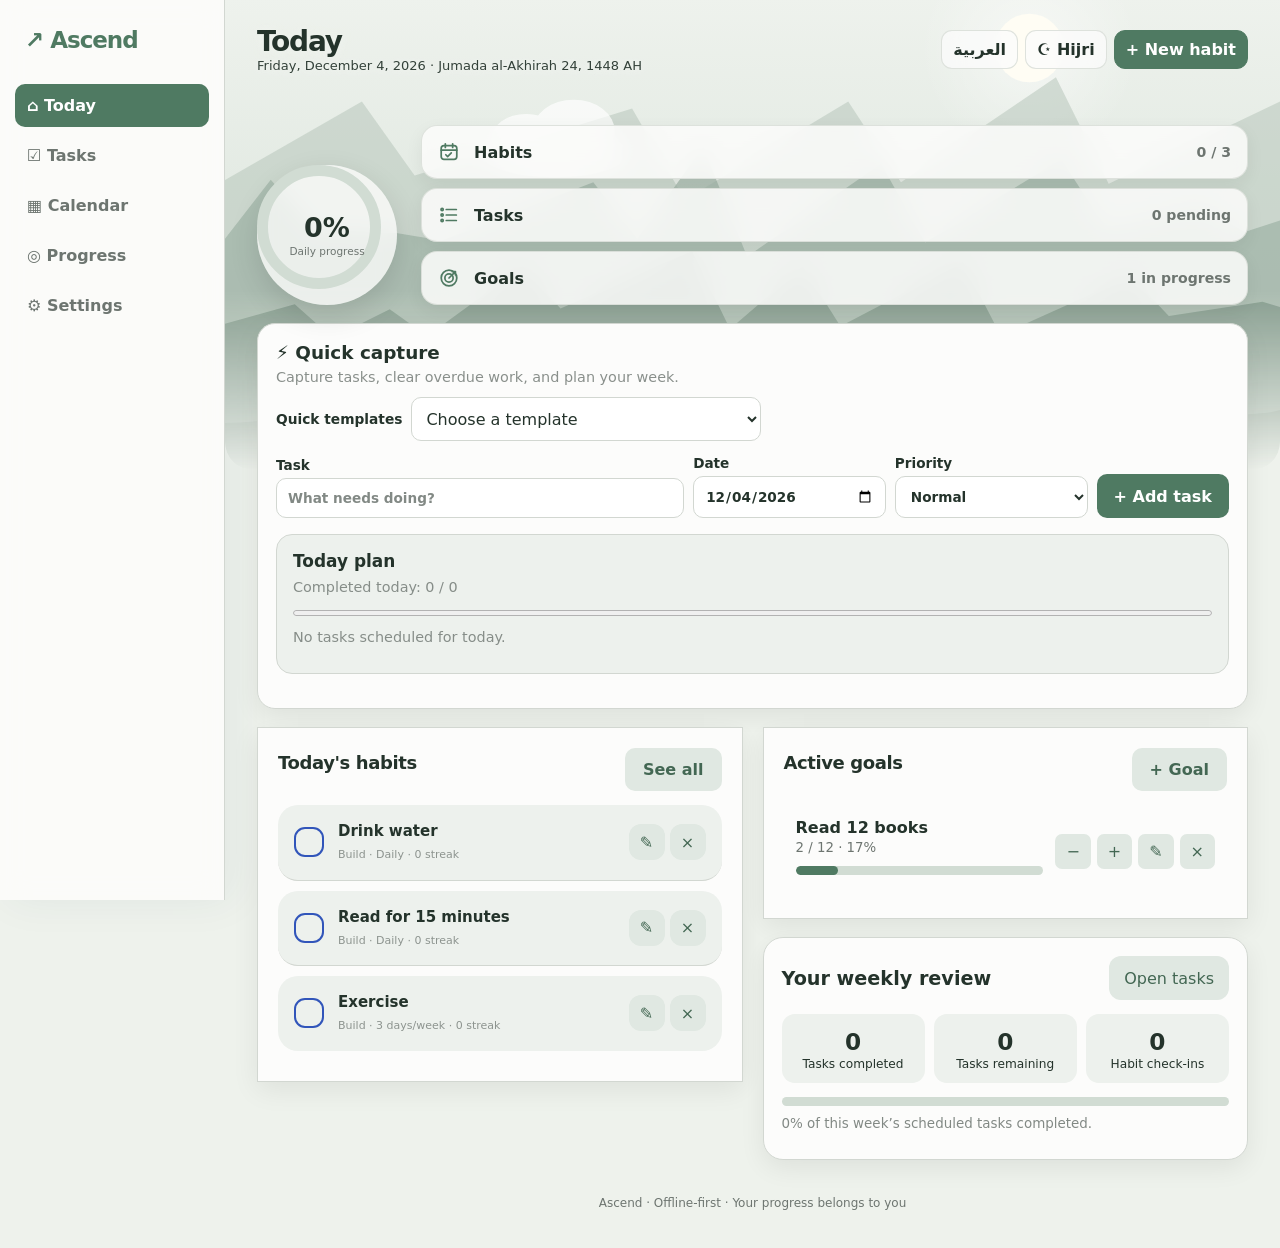
<file: app/src/main/assets/index.html>
<!doctype html><html lang="en"><head><meta charset="utf-8"><meta name="viewport" content="width=device-width,initial-scale=1"><meta name="theme-color" content="#172d59"><title>Ascend · Small steps. Higher goals.</title><style>
:root{font-family:system-ui,-apple-system,sans-serif;color:#20283b;background:#f3f5fa}*{box-sizing:border-box}body{margin:0}button,input,select,textarea{font:inherit}button{cursor:pointer;border:0}button:focus-visible,input:focus-visible{outline:3px solid #80b8fa}.app{display:flex;min-height:100vh;max-width:1500px;margin:auto}.side{width:225px;background:white;padding:27px 15px;display:flex;flex-direction:column;gap:7px;border-right:1px solid #e6eaf1;position:sticky;top:0;height:100vh}.brand{font-size:22px;font-weight:800;color:#203e9c;padding:0 10px 24px}.nav{padding:12px;border-radius:10px;text-align:left;background:transparent;color:#536078}.nav.active{background:#203e9c;color:white}.main{flex:1;padding:26px 32px;min-width:0}.top{display:flex;justify-content:space-between;align-items:center;gap:10px;margin-bottom:22px}.top h1{margin:0;font-size:28px}.muted{color:#758095;font-size:13px}.btn{background:#203e9c;color:white;padding:11px 17px;border-radius:10px;font-weight:600}.btn.secondary{background:#eef2fb;color:#203e9c}.btn.danger{background:#ffeded;color:#a42d3b}.stats{display:grid;grid-template-columns:repeat(4,1fr);gap:14px;margin-bottom:20px}.stat,.panel{background:white;border:1px solid #e9edf4;border-radius:16px;padding:20px;box-shadow:0 3px 16px #1a2b4810}.stat strong{display:block;font-size:29px;margin:6px 0}.columns{display:grid;grid-template-columns:1.15fr 1fr;gap:18px}.panel{margin-bottom:18px}.panel h2{margin:0 0 15px;font-size:18px}.entry{display:flex;align-items:center;gap:12px;padding:13px 0;border-bottom:1px solid #eff1f6}.entry:last-child{border:0}.entry .details{flex:1;min-width:0}.entry b{display:block}.entry small{color:#7d8798}.tick{width:25px;height:25px;accent-color:#4ab69d}.chip{display:inline-block;border-radius:30px;background:#e9f7f2;color:#26856e;padding:4px 9px;font-size:12px}.actions{display:flex;gap:6px}.iconbtn{background:#f2f4f8;color:#4d5870;border-radius:7px;padding:7px 10px}.progress{height:9px;background:#e9edf5;border-radius:30px;overflow:hidden;margin:10px 0}.progress>div{height:100%;background:#58bca8;border-radius:30px}.calendar{display:grid;grid-template-columns:repeat(7,1fr);gap:5px;text-align:center}.day{padding:10px 2px;border-radius:9px;font-size:12px;background:#f5f7fb;color:#475168}.day.head{background:none;font-weight:700;color:#8893a5}.day.today{outline:2px solid #203e9c}.day.done{background:#d8f3e9;color:#15634f}.day.empty{background:transparent}.bars{display:flex;align-items:end;gap:10px;height:160px;border-bottom:1px solid #d9e0ea;padding-top:10px}.barwrap{flex:1;text-align:center;font-size:11px;color:#7d8798}.bar{background:#6cc8b3;border-radius:6px 6px 0 0;min-height:3px}.toolbar{display:flex;justify-content:space-between;gap:10px;align-items:center;margin-bottom:14px}.field{width:100%;padding:12px;border:1px solid #dbe1ec;border-radius:9px;margin:6px 0 13px;background:white}.modalback{position:fixed;inset:0;background:#0b183b8c;display:none;align-items:center;justify-content:center;padding:16px;z-index:3}.modalback.show{display:flex}.modal{width:min(440px,100%);background:white;padding:24px;border-radius:18px;max-height:90vh;overflow:auto}.modal h2{margin-top:0}.row{display:flex;gap:9px;align-items:center}.emptymsg{color:#8a94a6;padding:20px;text-align:center}.section{display:none}.section.active{display:block}.note{white-space:pre-wrap;line-height:1.5}.footer{color:#98a1b0;font-size:12px;padding-top:12px}.mobilebar{display:none}body.dark{background:#121927;color:#e9eef8}body.dark .side,body.dark .stat,body.dark .panel,body.dark .modal{background:#1e293b;color:#e9eef8;border-color:#334155}body.dark .nav{color:#d1daeb}body.dark .nav.active{color:white}body.dark .field{background:#162033;color:white;border-color:#42516b}body.dark .entry{border-color:#334155}body.dark .day{background:#2b3a50;color:#e1e8f6}body.dark .day.done{background:#225b4e}body.dark .day.head{background:none}@media(max-width:900px){.side{width:75px;padding:20px 7px}.brand{font-size:15px;padding:5px}.nav{font-size:0;text-align:center}.nav::first-letter{font-size:20px}.main{padding:20px}.stats{grid-template-columns:repeat(2,1fr)}}@media(max-width:650px){.app{display:block;padding-bottom:66px}.side{position:fixed;top:auto;bottom:0;width:100%;height:65px;flex-direction:row;justify-content:space-around;align-items:center;z-index:2;padding:5px;box-shadow:0 -2px 20px #1423431c}.brand{display:none}.nav{padding:10px 7px;flex:1;font-size:10px}.nav::first-letter{font-size:16px}.main{padding:18px 13px}.top h1{font-size:23px}.stats{gap:8px}.stat{padding:12px}.stat strong{font-size:23px}.columns{grid-template-columns:1fr}.panel{padding:15px}.top .btn{font-size:12px;padding:9px}}
</style><style>
:root{--accent:#3155ba}body{background:linear-gradient(135deg,#edf4ff 0%,#f8f5fc 55%,#edf8f5 100%);background-attachment:fixed}.side{background:#ffffffed;box-shadow:8px 0 40px #233c6710}.brand{letter-spacing:-.7px}.nav{transition:background .2s,transform .2s}.nav:hover{background:#edf2ff;transform:translateX(2px)}.nav.active{background:linear-gradient(110deg,#2643a2,#5375d4);box-shadow:0 5px 12px #2b4dbb33}.stat,.panel{border:1px solid #ffffff;box-shadow:0 9px 32px #1c35620c;border-radius:20px}.stat:nth-child(1){background:linear-gradient(140deg,#e5ebff,#fff)}.stat:nth-child(2){background:linear-gradient(140deg,#e5f8f0,#fff)}.stat:nth-child(3){background:linear-gradient(140deg,#f4eaff,#fff)}.stat:nth-child(4){background:linear-gradient(140deg,#fff1e8,#fff)}.btn{background:linear-gradient(115deg,#2848aa,#496cce);box-shadow:0 4px 13px #2848aa24}.btn.secondary{background:#edf2fc;box-shadow:none}.entry{border-radius:11px;padding-inline:7px;transition:background .15s}.entry:hover{background:#f7f9ff}.day{min-height:38px;display:flex;align-items:center;justify-content:center}.day.done{background:#c9f0e3}.langtools{display:flex;gap:7px;align-items:center;flex-wrap:wrap}.langtools button{padding:9px 11px;border-radius:11px;background:#fff;color:#304d92;border:1px solid #dce5f5;font-weight:700}.calendar-actions{display:flex;gap:7px;align-items:center;justify-content:space-between;margin-bottom:14px}.calendar-actions button{border-radius:9px;background:#eef2fa;padding:7px 11px;color:#233d78}.cal-sub{font-size:12px;color:#7c8799;margin-bottom:10px}.hero{border-radius:20px;padding:20px;margin-bottom:18px;background:linear-gradient(115deg,#263f98,#5d75c7 65%,#788ccf);color:#fff;display:flex;justify-content:space-between;gap:12px;align-items:center}.hero h2{margin:0 0 5px;font-size:23px}.hero p{margin:0;color:#e5eafe;font-size:13px}.hero .spark{font-size:38px}.locale-ar{direction:rtl}.locale-ar .nav{text-align:right}.locale-ar .side{border-right:0;border-left:1px solid #e6eaf1}.locale-ar .entry,.locale-ar .top{direction:rtl}.locale-ar .bars{direction:ltr}.locale-ar .calendar{direction:ltr}.locale-ar .calendar .day{direction:rtl}.locale-ar .nav:hover{transform:none}body.dark .hero{background:linear-gradient(115deg,#2b3c76,#4d659b)}body.dark .stat{background:#1e293b}body.dark .langtools button,body.dark .calendar-actions button{background:#29384f;color:#e2e9f9;border-color:#3a4c67}body.dark .entry:hover{background:#28364b}body.dark .cal-sub{color:#aebbd0}@media(max-width:650px){.top{align-items:flex-start;flex-wrap:wrap}.langtools{width:100%;justify-content:flex-start}.hero{padding:16px}.hero h2{font-size:20px}.nav{font-size:10px}.day{min-height:34px}}
</style><link rel="stylesheet" href="themes/themes.css"><link rel="stylesheet" href="themes/dashboard.css"><style id="ascend37CalendarJournalStyle">
.ascend-day-journal{margin-top:22px;padding:20px;border:1px solid var(--border,rgba(120,130,130,.28));border-radius:18px;background:var(--card,rgba(128,128,128,.07));display:grid;gap:10px}
.ascend-day-journal label{font-weight:750;font-size:1.08rem}
.ascend-day-journal p{margin:0;opacity:.76;font-size:.9rem}
.ascend-day-journal textarea{display:block;box-sizing:border-box;width:100%;min-height:125px;padding:13px;border-radius:12px;border:1px solid var(--border,rgba(120,130,130,.35));background:var(--bg,#fff);color:var(--text,inherit);font:inherit;resize:vertical}
.ascend-journal-footer{display:flex;justify-content:flex-end;align-items:center;gap:14px;flex-wrap:wrap}
.ascend-journal-footer button{padding:10px 16px;border:0;border-radius:12px;background:var(--accent,#407e69);color:white;font:inherit;font-weight:650;cursor:pointer}
.ascend-item-cancelled{opacity:.7;border-style:dashed!important}
.ascend-item-cancelled .ascend-result-copy strong{text-decoration:line-through}
.ascend-item-cancelled .ascend-priority-tag{opacity:.6}
@media(max-width:650px){.ascend-day-journal{padding:14px}}
</style>
</head><body><div class="app"><aside class="side"><div class="brand">↗ Ascend</div><button class="nav active" data-page="dashboard">⌂ Today</button><button class="nav" data-page="tasksPage">☑ Tasks</button><button class="nav" data-page="calendarPage">▦ Calendar</button><button class="nav" data-page="progress">◎ Progress</button><button class="nav" data-page="settings">⚙ Settings</button></aside><main class="main"><div class="top"><div><h1 id="heading">Your dashboard</h1><div class="muted" id="today"></div></div><div class="langtools"><button id="langBtn" onclick="switchLanguage()">العربية</button><button id="calModeBtn" onclick="switchCalendar()">☪ Hijri</button><button class="btn" onclick="openModal('habit')">+ New habit</button></div></div><section id="dashboard" class="section active"><div class="hero"><div><h2 id="heroTitle">Small steps. Higher goals.</h2><p id="heroText">Make room for what matters, one day at a time.</p></div><span class="spark">✦</span></div><div class="stats"><div class="stat"><span class="muted">Today's progress</span><strong id="sProgress">0%</strong><span class="chip">Keep going</span></div><div class="stat"><span class="muted">Active habits</span><strong id="sHabits">0</strong><span class="muted">Your routines</span></div><div class="stat"><span class="muted">Done today</span><strong id="sDone">0</strong><span class="muted">Great progress</span></div><div class="stat"><span class="muted">Open tasks</span><strong id="sTasks">0</strong><span class="muted">Your plan</span></div></div><div class="columns"><div><div class="panel"><div class="toolbar"><h2>Today's habits</h2><button class="btn secondary" onclick="page('habits')">See all</button></div><div id="dashHabits"></div></div><div class="panel"><div class="toolbar"><h2>Active goals</h2><button class="btn secondary" onclick="openModal('goal')">+ Goal</button></div><div id="dashGoals"></div></div></div><div><div class="panel"><h2 id="calTitle">Calendar</h2><div class="calendar-actions"><button onclick="changeMonth(-1)" aria-label="Previous month">‹</button><span id="calLabel"></span><button onclick="changeMonth(1)" aria-label="Next month">›</button><button onclick="goToday()" id="goTodayBtn">Today</button></div><div id="calNote" class="cal-sub"></div><div class="ascend-search"><label for="ascendSearch">Search calendar</label><input class="field" id="ascendSearch" type="search" placeholder="Search tasks, appointments, 🦷 ..." autocomplete="off"><div id="ascendSearchResults" aria-live="polite"></div></div><div class="calendar" id="calendar"></div><div id="ascendDayItems" aria-live="polite"></div><div class="ascend-refresh-tools"><span id="ascendRefreshHint">Progress updates automatically. If the display looks outdated, tap Refresh.</span><button type="button" id="ascendRefreshNow" onclick="ascendRefreshDirect()">↻ Refresh progress</button></div></div><div class="panel"><h2>Last 7 days</h2><div id="chart" class="bars"></div><div class="muted" style="margin-top:12px">Daily habit completion (%)</div></div></div></div></section><section id="tasksPage" class="section"></section><section id="calendarPage" class="section"><div id="calendarDestination"></div></section><section id="progress" class="section"></section><section id="habits" class="section"><div class="panel"><div class="toolbar"><h2>My habits</h2><button class="btn" onclick="openModal('habit')">+ Add habit</button></div><div id="allHabits"></div></div></section><section id="goals" class="section"><div class="panel"><div class="toolbar"><h2>My goals</h2><button class="btn" onclick="openModal('goal')">+ Add goal</button></div><div id="allGoals"></div></div></section><section id="planner" class="section"><div class="panel"><div class="toolbar"><h2>Daily tasks</h2><button class="btn" onclick="openModal('task')">+ Task</button></div><div id="allTasks"></div></div><div class="panel"><h2>Private journal</h2><div class="muted">Write a reflection for today. Saved on this device.</div><textarea class="field" rows="7" id="journal" placeholder="What went well today?"></textarea><button class="btn" onclick="saveJournal()">Save reflection</button></div></section><section id="insights" class="section"><div class="stats"><div class="stat"><span class="muted">Completion today</span><strong id="iToday">0%</strong></div><div class="stat"><span class="muted">Last 7 days average</span><strong id="iWeek">0%</strong></div><div class="stat"><span class="muted">Completed goals</span><strong id="iGoals">0</strong></div><div class="stat"><span class="muted">Tasks finished</span><strong id="iTasks">0</strong></div></div><div class="panel"><h2>Weekly progress</h2><div id="insightChart" class="bars"></div></div><div class="panel"><h2>Habits and streaks</h2><div id="streaks"></div></div></section><section id="settings" class="section"><div class="panel"><h2>Appearance</h2>
<label for="sdTheme">Choose your theme</label>
<select id="sdTheme" onchange="setSteadyTheme(this.value)">
<option value="premium-minimal">Premium Minimal (Free)</option>
<option value="modern-colorful">Modern Colorful (Free)</option>
</select>
<script>
function setSteadyTheme(theme){
  if(!['premium-minimal','modern-colorful'].includes(theme))return;
  document.body.dataset.theme=theme;
  localStorage.setItem('steadyday-theme',theme);
}
document.addEventListener('DOMContentLoaded',()=>{
  const saved=localStorage.getItem('steadyday-theme')||'premium-minimal';
  setSteadyTheme(saved);
  document.getElementById('sdTheme').value=saved;
});
</script><button class="btn secondary" onclick="toggleTheme()">Toggle dark mode</button><div id="ascendThemeStudio"></div></div><div class="panel"><h2>Data and privacy</h2><p class="muted">Your information stays on this device. No account, ads, analytics or internet connection needed. Uninstalling Ascend or clearing its storage erases it, so keep a backup.</p><div class="row" style="flex-wrap:wrap"><button class="btn danger" onclick="resetData()">Erase all data</button></div></div><div class="panel"><h2>About Ascend</h2><p>Build better habits, one day at a time. No ads, gambling, interest products, or subscriptions.</p><p class="muted">Version 67 · Works offline · Your data stays on this device.</p></div></section><div class="footer">Ascend · Offline-first · Your progress belongs to you</div></main></div><div class="modalback" id="modalBack"><div class="modal"><div class="toolbar"><h2 id="modalTitle">Add</h2><button class="iconbtn" onclick="closeModal()">✕</button></div><form id="editor"><input type="hidden" id="kind"><input type="hidden" id="editId"><label>Name</label><input id="name" class="field" required maxlength="80" placeholder="e.g. Read for 15 minutes"><div id="extra"></div><div class="row" style="justify-content:flex-end"><button type="button" class="btn secondary" onclick="closeModal()">Cancel</button><button type="submit" class="btn">Save</button></div></form></div></div><script>
function ascendPriority(t){const p=String((t&&t.priority)||'Normal').trim().toLowerCase();return ['high','urgent','critical'].includes(p)?'high':p==='low'?'low':'normal'}
function ascendPriorityText(t){const p=ascendPriority(t);const ar=document.documentElement.lang==='ar';return p==='high'?(ar?'أولوية عالية':'High priority'):p==='low'?(ar?'أولوية منخفضة':'Low priority'):(ar?'أولوية عادية':'Normal priority')}

const KEY='steadyday2-v1';const iso=d=>`${d.getFullYear()}-${String(d.getMonth()+1).padStart(2,'0')}-${String(d.getDate()).padStart(2,'0')}`;const today=()=>iso(new Date());const id=()=>String(Date.now())+Math.random().toString(36).slice(2,6);let data;try{data=JSON.parse(localStorage.getItem(KEY))}catch(e){}if(!data||!Array.isArray(data.habits))window.__ascendFirstRun=true;if(window.__ascendFirstRun)data={habits:[{id:id(),name:'Drink water',type:'positive',days:[0,1,2,3,4,5,6],log:{}},{id:id(),name:'Read for 15 minutes',type:'positive',days:[0,1,2,3,4,5,6],log:{}},{id:id(),name:'Exercise',type:'positive',days:[1,3,5],log:{}}],goals:[{id:id(),name:'Read 12 books',target:12,value:2}],tasks:[],journal:{},dark:false};data.goals??=[];data.tasks??=[];data.journal??={};const L=(en,ar)=>document.documentElement.lang==='ar'?ar:en;const save=()=>{if(window.__ascendFrozen)return;try{localStorage.setItem(KEY,JSON.stringify(data))}catch(e){alert(L('Unable to save. Device storage may be full.','تعذر الحفظ. قد تكون مساحة التخزين ممتلئة.'))}};const esc=s=>String(s).replace(/[&<>"']/g,c=>({'&':'&amp;','<':'&lt;','>':'&gt;','"':'&quot;',"'":'&#39;'}[c]));const due=(h,date)=>h.days.includes(date.getDay());const done=(h,date)=>!!h.log[iso(date)];const dateAt=n=>{let d=new Date();d.setHours(12,0,0,0);d.setDate(d.getDate()+n);return d};const pct=d=>{let hs=data.habits.filter(h=>due(h,d));return hs.length?Math.round(hs.filter(h=>done(h,d)).length/hs.length*100):0};function streak(h){let n=0;for(let i=0;i<365;i++){let d=dateAt(-i);if(!due(h,d))continue;if(done(h,d))n++;else if(i!==0)return n;else if(i===0&&done(h,dateAt(-1)))continue;else if(i===0)continue;}return n}function habitRow(h){let active=due(h,new Date());return `<div class="entry"><input aria-label="Complete ${esc(h.name)}" class="tick" type="checkbox" ${done(h,new Date())?'checked':''} ${active?'':'disabled'} onchange="toggleHabit('${h.id}')"><div class="details"><b>${esc(h.name)}</b><small>${h.type==='negative'?L('Avoid','تجنب'):L('Build','بناء')} · ${h.days.length===7?L('Daily','يومي'):h.days.length+L(' days/week',' أيام/أسبوع')} · ${L(streak(h)+' streak','سلسلة '+streak(h))} ${!active?L('· Not scheduled today','· غير مجدولة اليوم'):''}</small></div><div class="actions"><button class="iconbtn" aria-label="Edit" onclick="openModal('habit','${h.id}')">✎</button><button class="iconbtn" aria-label="Delete" onclick="remove('habit','${h.id}')">×</button></div></div>`}function goalRow(g){let p=Math.min(100,Math.round(g.value/g.target*100));return `<div class="entry"><div class="details"><b>${esc(g.name)}</b><small>${g.value} / ${g.target} · ${p}%</small><div class="progress"><div style="width:${p}%"></div></div></div><div class="actions"><button class="iconbtn" onclick="stepGoal('${g.id}',-1)">−</button><button class="iconbtn" onclick="stepGoal('${g.id}',1)">+</button><button class="iconbtn" onclick="openModal('goal','${g.id}')">✎</button><button class="iconbtn" onclick="remove('goal','${g.id}')">×</button></div></div>`}function taskRow(t){return `<div class="entry ascend-task-row ascend-priority-${ascendPriority(t)} ${t.done?'ascend-item-completed':''}"><input class="tick" type="checkbox" ${t.done?'checked':''} onchange="toggleTask('${t.id}')"><div class="details"><b style="${t.done?'text-decoration:line-through;color:#8d96a7':''}">${esc(t.emoji||'')} ${esc(t.name)}</b><small>${ascendPriorityText(t)} ${t.date?' · '+esc(t.date):''} ${t.time?' · '+esc(t.time):''}</small></div><button class="iconbtn" onclick="remove('task','${t.id}')">×</button></div>`}function calendar(){let now=new Date(),first=new Date(now.getFullYear(),now.getMonth(),1),days=new Date(now.getFullYear(),now.getMonth()+1,0).getDate();document.getElementById('calTitle').textContent=now.toLocaleString('en',{month:'long',year:'numeric'});let s=['Sun','Mon','Tue','Wed','Thu','Fri','Sat'].map(x=>`<div class="day head">${x}</div>`).join('');for(let i=0;i<first.getDay();i++)s+='<div class="day empty"></div>';for(let i=1;i<=days;i++){let d=new Date(now.getFullYear(),now.getMonth(),i),complete=data.habits.some(h=>due(h,d)&&done(h,d));s+=`<div class="day ${complete?'done':''} ${iso(d)===today()?'today':''}" title="${pct(d)}% complete">${i}</div>`}document.getElementById('calendar').innerHTML=s}function bars(){return Array.from({length:7},(_,i)=>{let d=dateAt(i-6),p=pct(d);return `<div class="barwrap"><div class="bar" title="${p}%" style="height:${Math.max(3,p*1.35)}px"></div><div>${d.toLocaleDateString(document.documentElement.lang==='ar'?'ar-SA':'en-US',{weekday:'short'})}</div><b>${p}%</b></div>`}).join('')}function render(){let hs=data.habits.filter(h=>due(h,new Date())),completed=hs.filter(h=>done(h,new Date())).length;document.getElementById('today').textContent=new Date().toLocaleDateString('en',{weekday:'long',day:'numeric',month:'long',year:'numeric'});document.getElementById('sProgress').textContent=pct(new Date())+'%';document.getElementById('sHabits').textContent=data.habits.length;document.getElementById('sDone').textContent=completed;document.getElementById('sTasks').textContent=data.tasks.filter(t=>!t.done&&!t.cancelled).length;document.getElementById('dashHabits').innerHTML=hs.map(habitRow).join('')||'<div class="emptymsg">No habits scheduled today.</div>';document.getElementById('allHabits').innerHTML=data.habits.map(habitRow).join('')||'<div class="emptymsg">Add your first habit.</div>';document.getElementById('dashGoals').innerHTML=data.goals.slice(0,3).map(goalRow).join('')||'<div class="emptymsg">Set a goal to get started.</div>';document.getElementById('allGoals').innerHTML=data.goals.map(goalRow).join('')||'<div class="emptymsg">Add your first goal.</div>';document.getElementById('allTasks').innerHTML=data.tasks.map(taskRow).join('')||'<div class="emptymsg">Your task list is clear.</div>';document.getElementById('journal').value=data.journal[today()]||'';document.getElementById('chart').innerHTML=bars();document.getElementById('insightChart').innerHTML=bars();calendar();document.getElementById('iToday').textContent=pct(new Date())+'%';document.getElementById('iWeek').textContent=Math.round(Array.from({length:7},(_,i)=>pct(dateAt(-i))).reduce((a,b)=>a+b,0)/7)+'%';document.getElementById('iGoals').textContent=data.goals.filter(g=>g.value>=g.target).length;document.getElementById('iTasks').textContent=data.tasks.filter(t=>t.done).length;document.getElementById('streaks').innerHTML=data.habits.map(h=>`<div class="entry"><div class="details"><b>${esc(h.name)}</b><small>${streak(h)} scheduled completions in current streak</small></div></div>`).join('')||'<div class="emptymsg">No habits yet.</div>';document.body.classList.toggle('dark',!!data.dark);
const ring=document.getElementById('sProgress');
if(ring){
  const value=Math.max(0,Math.min(100,parseFloat(ring.textContent)||0));
  ring.style.setProperty('--sd-progress',value+'%');
}
if(typeof ascend20Render==='function')ascend20Render();save()}function page(p){document.querySelectorAll('.section').forEach(x=>x.classList.toggle('active',x.id===p));document.querySelectorAll('.nav').forEach(x=>x.classList.toggle('active',x.dataset.page===p));document.getElementById('heading').textContent=({dashboard:'Today',tasksPage:'Tasks',calendarPage:'Calendar',progress:'Progress',habits:'Your habits',goals:'Your goals',planner:'Daily planner',insights:'Your insights',settings:'Settings'})[p]||'';render();window.scrollTo(0,0)}document.querySelectorAll('.nav').forEach(b=>b.onclick=()=>page(b.dataset.page));function toggleHabit(x){let h=data.habits.find(h=>h.id===x);if(!h||!due(h,new Date()))return;h.log[today()]=!h.log[today()];render()}function toggleTask(x){let t=data.tasks.find(t=>t.id===x);if(t)t.done=!t.done;render()}function stepGoal(x,delta){let g=data.goals.find(g=>g.id===x);if(g)g.value=Math.min(g.target,Math.max(0,g.value+delta));render()}function remove(k,x){if(!confirm(L('Delete this item?','حذف هذا العنصر؟')))return;let arr=k==='habit'?'habits':k==='goal'?'goals':'tasks';data[arr]=data[arr].filter(o=>o.id!==x);render()}function openModal(kind,edit=''){document.getElementById('editor').reset();document.getElementById('kind').value=kind;document.getElementById('editId').value=edit;let arr=data[kind==='habit'?'habits':kind==='goal'?'goals':'tasks'],obj=arr.find(o=>o.id===edit);document.getElementById('modalTitle').textContent=(edit?'Edit ':'Add ')+kind;document.getElementById('name').value=obj?.name||'';document.getElementById('extra').innerHTML=kind==='habit'?`<label>Habit type</label><select class="field" id="habitType"><option value="positive">Positive habit</option><option value="negative">Habit to avoid</option></select><label>Repeat on</label><div class="row" style="flex-wrap:wrap;margin:10px 0 16px">${['Sun','Mon','Tue','Wed','Thu','Fri','Sat'].map((d,i)=>`<label style="font-size:12px"><input type="checkbox" class="weekday" value="${i}" ${(!obj||obj.days.includes(i))?'checked':''}>${d}</label>`).join('')}</div>`:kind==='goal'?`<label>Target number</label><input class="field" id="target" type="number" min="1" max="1000000" required value="${obj?.target||10}"><label>Current progress</label><input class="field" id="value" type="number" min="0" max="1000000" required value="${obj?.value||0}">`:`<label>Priority</label><select class="field" id="priority"><option>Normal</option><option>High</option><option>Low</option></select><label>Emoji / الرمز</label><div class="ascend-emojis" id="ascendEmojiChoices">${['🦷','📅','💊','📚','💼','🎂','🏃','🛒','✈️','⭐','❤️','📝'].map(e=>`<button type="button" class="ascend-emoji" onclick="document.getElementById('taskEmoji').value='${e}';document.querySelectorAll('.ascend-emoji').forEach(b=>b.classList.toggle('chosen',b.textContent==='${e}'))">${e}</button>`).join('')}</div><input class="field" id="taskEmoji" maxlength="12" placeholder="Optional emoji" value="${esc(obj?.emoji||'')}"><label>Date / التاريخ</label><input class="field" type="date" id="taskDate" value="${esc(obj?.date||'')}"><label>Time (optional) / الوقت</label><input class="field" type="time" id="taskTime" value="${esc(obj?.time||'')}">`;if(obj&&kind==='habit')document.getElementById('habitType').value=obj.type;if(obj&&kind==='task')document.getElementById('priority').value=obj.priority;document.getElementById('modalBack').classList.add('show')}function closeModal(){document.getElementById('modalBack').classList.remove('show')}document.getElementById('editor').onsubmit=e=>{e.preventDefault();let k=document.getElementById('kind').value,x=document.getElementById('editId').value,n=document.getElementById('name').value.trim();if(!n)return;let arr=data[k==='habit'?'habits':k==='goal'?'goals':'tasks'],obj=arr.find(o=>o.id===x);if(k==='habit'){let days=[...document.querySelectorAll('.weekday:checked')].map(el=>+el.value);if(!days.length){alert(L('Choose at least one day.','اختر يومًا واحدًا على الأقل.'));return}if(obj)Object.assign(obj,{name:n,type:document.getElementById('habitType').value,days});else arr.push({id:id(),name:n,type:document.getElementById('habitType').value,days,log:{}})}else if(k==='goal'){let target=+document.getElementById('target').value,value=+document.getElementById('value').value;if(!Number.isFinite(target)||target<1||!Number.isFinite(value)||value<0)return;let item={name:n,target,value:Math.min(value,target)};if(obj)Object.assign(obj,item);else arr.push({id:id(),...item})}else{if(obj){Object.assign(obj,{name:n,priority:document.getElementById('priority').value,emoji:document.getElementById('taskEmoji').value.trim(),date:document.getElementById('taskDate').value,time:document.getElementById('taskTime').value})}else arr.push({id:id(),name:n,priority:document.getElementById('priority').value,emoji:document.getElementById('taskEmoji').value.trim(),date:document.getElementById('taskDate').value,time:document.getElementById('taskTime').value,done:false})}closeModal();render();if(typeof drawCalendar==='function')drawCalendar()};function saveJournal(){data.journal[today()]=document.getElementById('journal').value;save();alert('Reflection saved locally.')}function toggleTheme(){data.dark=!data.dark;render()}function exportData(){if(window.ascendExportBackup)return ascendExportBackup();let blob=new Blob([JSON.stringify(data,null,2)],{type:'application/json'}),url=URL.createObjectURL(blob),a=document.createElement('a');a.href=url;a.download='Ascend-backup-'+today()+'.json';a.click();setTimeout(()=>URL.revokeObjectURL(url),1000)}function importData(e){if(window.ascendImportBackupFile){ascendImportBackupFile(e.target.files[0]);e.target.value='';return}let f=e.target.files[0];if(!f)return;let r=new FileReader();r.onload=()=>{try{let v=JSON.parse(r.result);if(!Array.isArray(v.habits)||!Array.isArray(v.goals)||!Array.isArray(v.tasks)||!v.journal||typeof v.journal!=='object')throw Error('Invalid backup');if(!confirm('Replace your current data with this backup?'))return;data=v;render();alert('Backup restored.')}catch(err){alert('Could not import: invalid Ascend backup.')}};r.readAsText(f);e.target.value=''}function resetData(){if(!confirm(L('Permanently erase ALL Ascend data on this device? Export a backup first if you may need it.','هل تريد مسح جميع بيانات أسيند نهائيًا من هذا الجهاز؟ صدّر نسخة احتياطية أولًا إذا كنت قد تحتاجها.')))return;if(!confirm(L('This cannot be undone. Erase everything?','لا يمكن التراجع عن ذلك. مسح كل شيء؟')))return;window.__ascendFrozen=true;Object.keys(localStorage).filter(k=>/^(steadyday|ascend)/.test(k)).forEach(k=>localStorage.removeItem(k));if(window.SteadyDayNative)try{SteadyDayNative.sync('{}','{}','en')}catch(e){}location.reload()}render();
</script><script>
(function(){
const dict={
'Your dashboard':'لوحة التحكم','Your habits':'عاداتك','Your goals':'أهدافك','Daily planner':'المخطط اليومي','Your insights':'إحصاءاتك','Settings':'الإعدادات','⌂ Today':'⌂ الرئيسية','✓ Habits':'✓ العادات','◎ Goals':'◎ الأهداف','▤ Planner':'▤ المخطط','▥ Insights':'▥ التحليلات','⚙ Settings':'⚙ الإعدادات','+ New habit':'+ عادة جديدة','+ Add habit':'+ إضافة عادة','+ Add goal':'+ إضافة هدف','+ Goal':'+ هدف','+ Task':'+ مهمة','See all':'عرض الكل','Today\'s progress':'إنجاز اليوم','Active habits':'العادات النشطة','Done today':'المكتمل اليوم','Open tasks':'المهام المتبقية','Keep going':'استمر','Your routines':'روتينك','Great progress':'تقدم رائع','Your plan':'خطتك','Today\'s habits':'عادات اليوم','Active goals':'الأهداف النشطة','Last 7 days':'آخر ٧ أيام','Daily habit completion (%)':'نسبة إنجاز العادات اليومية (%)','My habits':'عاداتي','My goals':'أهدافي','Daily tasks':'المهام اليومية','Private journal':'مذكرات خاصة','Write a reflection for today. Saved on this device.':'اكتب تأملاتك لهذا اليوم. تحفظ على جهازك.','Save reflection':'حفظ المذكرات','Completion today':'إنجاز اليوم','Last 7 days average':'متوسط آخر ٧ أيام','Completed goals':'الأهداف المكتملة','Tasks finished':'المهام المنجزة','Weekly progress':'التقدم الأسبوعي','Habits and streaks':'العادات والاستمرارية','Appearance':'المظهر','Toggle dark mode':'تبديل الوضع الداكن','Data and privacy':'البيانات والخصوصية','Export backup (JSON)':'تصدير نسخة احتياطية','Import backup':'استيراد نسخة احتياطية','Erase all data':'مسح جميع البيانات','About Ascend':'حول أسيند','Build better habits, one day at a time. No ads, gambling, interest products, or subscriptions.':'ابنِ عادات أفضل يومًا بعد يوم. بدون إعلانات أو قمار أو منتجات ربوية أو اشتراكات.','Interactive browser prototype. Android APK and notifications are not included in this preview.':'نسخة تجريبية للمتصفح. لا تتضمن ملف APK أو الإشعارات.','Ascend · Offline-first · Your progress belongs to you':'أسيند · يعمل دون إنترنت · بياناتك ملكك','Ascend · Offline-first · Your progress belongs to you':'أسيند · يعمل دون إنترنت · بياناتك ملكك','Name':'الاسم','Add habit':'إضافة عادة','Edit habit':'تعديل عادة','Add goal':'إضافة هدف','Edit goal':'تعديل هدف','Add task':'إضافة مهمة','Edit task':'تعديل مهمة','Habit type':'نوع العادة','Positive habit':'عادة إيجابية','Habit to avoid':'عادة أريد تجنبها','Repeat on':'تكرار في','Target number':'الهدف العددي','Current progress':'التقدم الحالي','Priority':'الأولوية','Normal':'عادي','High':'مرتفع','Low':'منخفض','Avoid':'تجنب','Build':'بناء','Daily':'يومي','Not scheduled today':'غير مجدول اليوم','Normal priority':'أولوية عادية','High priority':'أولوية مرتفعة','Low priority':'أولوية منخفضة','No habits scheduled today.':'لا توجد عادات مجدولة اليوم.','Add your first habit.':'أضف أول عادة لك.','Set a goal to get started.':'حدد هدفًا للبدء.','Add your first goal.':'أضف أول هدف لك.','Your task list is clear.':'قائمة مهامك فارغة.','No habits yet.':'لا توجد عادات بعد.','Today':'اليوم','Calendar':'التقويم','Gregorian':'ميلادي','Hijri':'هجري','Small steps. Higher goals.':'خطوات صغيرة. تقدم يستحق.','Make room for what matters, one day at a time.':'خصص وقتًا لما يهمك، يومًا بعد يوم.','Ascend':'Ascend','Save':'حفظ','Cancel':'إلغاء','Delete':'حذف','days/week':'أيام/أسبوع','streak':'سلسلة','scheduled completions in current streak':'إنجازات متتالية في الأيام المجدولة','days':'أيام','No account, ads, analytics trackers or network connection required. Clearing site data may erase your progress.':'لا يتطلب حسابًا أو إعلانات أو اتصالًا بالشبكة. قد يؤدي مسح بيانات المتصفح إلى فقدان تقدمك.','Your information stays on this device. No account, ads, analytics or internet connection needed. Uninstalling Ascend or clearing its storage erases it, so keep a backup.':'تبقى بياناتك على هذا الجهاز. لا حاجة إلى حساب أو إعلانات أو تحليلات أو اتصال بالإنترنت. حذف التطبيق أو مسح تخزينه يمحو البيانات، لذا احتفظ بنسخة احتياطية.','Version 67 · Works offline · Your data stays on this device.':'الإصدار 67 · يعمل دون إنترنت · بياناتك تبقى على هذا الجهاز.','Choose your theme':'اختر السمة','Upcoming premium themes':'السمات المميزة القادمة','Explore the palettes. These are previews only; premium activation is not yet available.':'استكشف الألوان. هذه معاينات فقط؛ تفعيل السمات المميزة غير متاح بعد.'};
let lang=localStorage.getItem('steadyday_lang')||'en',mode=localStorage.getItem('steadyday_calendar')||'gregory',offset=0;
const gregDate=(d,l)=>new Intl.DateTimeFormat(l==='ar'?'ar-SA':'en-US',{year:'numeric',month:'long',day:'numeric',weekday:'long',calendar:'gregory'}).format(d);
const tabHijri=d=>{const jd=Math.floor(Date.UTC(d.getFullYear(),d.getMonth(),d.getDate())/864e5)+2440588;let l=jd-1948440+10632;const n=Math.floor((l-1)/10631);l=l-10631*n+354;const j=Math.floor((10985-l)/5316)*Math.floor(50*l/17719)+Math.floor(l/5670)*Math.floor(43*l/15238);l=l-Math.floor((30-j)/15)*Math.floor(17719*j/50)-Math.floor(j/16)*Math.floor(15238*j/43)+29;const m=Math.floor(24*l/709);return{year:30*n+j-30,month:m,day:l-Math.floor(709*m/24)}};
const getParts=d=>{let obj={};try{new Intl.DateTimeFormat('en-US-u-ca-islamic-umalqura',{year:'numeric',month:'numeric',day:'numeric'}).formatToParts(d).forEach(x=>{if(x.type==='year'||x.type==='month'||x.type==='day')obj[x.type]=Number(String(x.value).replace(/[^0-9]/g,''))})}catch(e){}if(!(obj.year>1300&&obj.year<1700&&obj.month>=1&&obj.month<=12&&obj.day>=1&&obj.day<=30))obj=tabHijri(d);return obj};
const HIJRI_EN=['Muharram','Safar','Rabi al-Awwal','Rabi al-Thani','Jumada al-Ula','Jumada al-Akhirah','Rajab','Shaban','Ramadan','Shawwal','Dhu al-Qadah','Dhu al-Hijjah'],HIJRI_AR=['محرم','صفر','ربيع الأول','ربيع الآخر','جمادى الأولى','جمادى الآخرة','رجب','شعبان','رمضان','شوال','ذو القعدة','ذو الحجة'];
const hijriFmt=(d,l,opts)=>{opts=opts||{};const p=getParts(d),ar=l==='ar',num=v=>ar?new Intl.NumberFormat('ar-SA',{useGrouping:false}).format(v):String(v),mn=(ar?HIJRI_AR:HIJRI_EN)[p.month-1]||'';let wd='';if(opts.weekday){try{wd=new Intl.DateTimeFormat(ar?'ar-SA':'en-US',{weekday:opts.weekday,calendar:'gregory'}).format(d)}catch(e){}}let out;if(ar){out=[opts.day?num(p.day):'',opts.month?mn:'',opts.year?num(p.year)+' هـ':''].filter(Boolean).join(' ')}else{out=(opts.month?mn:'')+(opts.day?(opts.month?' ':'')+p.day:'')+(opts.year?((opts.day?', ':' ')+p.year+' AH'):'');out=out.trim()}return wd?wd+(ar?'، ':', ')+out:out};
window.ascendHijriFmt=hijriFmt;
function translateText(text){if(lang!=='ar')return text;let t=text.trim();if(dict[t])return text.replace(t,dict[t]);let m=t.match(/^(\d+) days\/week$/);if(m)return m[1]+' أيام/أسبوع';m=t.match(/^(\d+) streak$/);if(m)return 'سلسلة '+m[1];m=t.match(/^(\d+) scheduled completions in current streak$/);if(m)return m[1]+' إنجازات متتالية';return text}
function applyLanguage(){document.documentElement.lang=lang;document.documentElement.dir=lang==='ar'?'rtl':'ltr';document.body.classList.toggle('locale-ar',lang==='ar');document.getElementById('langBtn').textContent=lang==='ar'?'English':'العربية';document.getElementById('calModeBtn').textContent=mode==='gregory'?(lang==='ar'?'☪ هجري':'☪ Hijri'):(lang==='ar'?'▦ ميلادي':'▦ Gregorian');document.getElementById('heroTitle').textContent=lang==='ar'?dict['Small steps. Higher goals.']:'Small steps. Higher goals.';document.getElementById('heroText').textContent=lang==='ar'?dict['Make room for what matters, one day at a time.']:'Make room for what matters, one day at a time.';document.getElementById('goTodayBtn').textContent=lang==='ar'?'اليوم':'Today';document.querySelectorAll('button, .muted, .stat span, h1, h2, label, .footer, .emptymsg, .chip, .entry small, .modal p, .panel p').forEach(el=>{if(el.closest('#calendar')||el.id==='calLabel'||el.id==='calNote'||el.id==='calTitle'||el.id==='langBtn'||el.id==='calModeBtn'||el.id==='heroTitle'||el.id==='heroText'||el.id==='goTodayBtn')return;Array.from(el.childNodes).filter(n=>n.nodeType===3).forEach(n=>{if(n._steadyOriginal===undefined)n._steadyOriginal=n.nodeValue;n.nodeValue=lang==='ar'?translateText(n._steadyOriginal):n._steadyOriginal})});document.getElementById('today').textContent=gregDate(new Date(),lang)+'  ·  '+hijriFmt(new Date(),lang,{day:'numeric',month:'long',year:'numeric'});drawCalendar()}
function drawCalendar(){let box=document.getElementById('calendar'),now=new Date(),base=new Date(now.getFullYear(),now.getMonth()+offset,1,12),days=[],label='',secondary='';if(mode==='gregory'){let first=new Date(base.getFullYear(),base.getMonth(),1,12),last=new Date(base.getFullYear(),base.getMonth()+1,0,12);for(let d=new Date(first);d<=last;d.setDate(d.getDate()+1))days.push(new Date(d));label=new Intl.DateTimeFormat(lang==='ar'?'ar-SA-u-ca-gregory':'en-US',{month:'long',year:'numeric'}).format(first);secondary=hijriFmt(first,lang,{month:'long',year:'numeric'})+' — '+hijriFmt(last,lang,{month:'long',year:'numeric'})+(lang==='ar'?' · الرقم الصغير هجري':' · Small numbers: Hijri');}else{let anchor=new Date(now.getFullYear(),now.getMonth(),now.getDate(),12);
const hijriMonthStart=d=>{let first=new Date(d);const p=getParts(first);for(let i=0;i<31;i++){let prev=new Date(first);prev.setDate(first.getDate()-1);let q=getParts(prev);if(q.month!==p.month||q.year!==p.year)break;first=prev}return first};
let monthStart=hijriMonthStart(anchor);
for(let step=0;step<Math.abs(offset);step++){let next=new Date(monthStart);next.setDate(next.getDate()+(offset>0?35:-1));monthStart=hijriMonthStart(next)}
anchor=new Date(monthStart);anchor.setDate(anchor.getDate()+14);
let part=getParts(anchor);let start=new Date(anchor);for(let i=0;i<40;i++){let prev=new Date(start);prev.setDate(start.getDate()-1);if(getParts(prev).month!==part.month||getParts(prev).year!==part.year)break;start=prev}for(let i=0;i<31;i++){let d=new Date(start);d.setDate(start.getDate()+i);let p=getParts(d);if(p.month!==part.month||p.year!==part.year)break;days.push(d)}label=hijriFmt(anchor,lang,{month:'long',year:'numeric'});secondary=lang==='ar'?'الرقم الكبير هجري · الصغير ميلادي | أم القرى':'Large number: Hijri · Small: Gregorian | Umm al-Qura'}
let dayNames=lang==='ar'?['الأحد','الاثنين','الثلاثاء','الأربعاء','الخميس','الجمعة','السبت']:['Sun','Mon','Tue','Wed','Thu','Fri','Sat'];let html=dayNames.map(n=>'<div class="day head">'+n+'</div>').join('');for(let i=0;i<days[0].getDay();i++)html+='<div class="day empty"></div>';for(let d of days){let doneDay=data.habits.some(h=>due(h,d)&&done(h,d)),n=mode==='gregory'?d.getDate():getParts(d).day;
let secondaryDay=mode==='gregory'?getParts(d).day:d.getDate();
let secondaryLabel=mode==='gregory'?(lang==='ar'?'هـ':'H'):(lang==='ar'?'م':'G');
html+='<div class="day '+(doneDay?'done ':'')+(iso(d)===today()?'today':'')+'" data-ascend-date="'+iso(d)+'" title="'+pct(d)+'%"><span class="ascend-cal-main-day">'+n+'</span><span class="ascend-cal-secondary-day" aria-label="'+(mode==='gregory'?'Hijri':'Gregorian')+' '+secondaryDay+'">'+secondaryDay+' <small>'+secondaryLabel+'</small></span><span class="ascend-cal-emojis">'+data.tasks.filter(t=>t.date===iso(d)).slice(0,3).map(t=>esc(t.emoji||'📌')).join('')+'</span></div>'}box.innerHTML=html;
box.querySelectorAll('[data-ascend-date]').forEach(cell=>{
 const date=cell.dataset.ascendDate,items=data.tasks.filter(t=>t.date===date&&!t.cancelled);
 const completed=items.filter(t=>t.done).length;
 cell.classList.toggle('ascend-all-complete',items.length>0&&completed===items.length);
 cell.classList.toggle('ascend-part-complete',completed>0&&completed<items.length);cell.classList.toggle('ascend-has-appointments',items.length>0);
 const pending=items.filter(t=>!t.done);const priorityOf=t=>{const v=String(t.priority||'Normal').trim().toLowerCase();return v==='high'||v==='urgent'||v==='critical'?'high':v==='low'?'low':'normal'};const p=pending.some(t=>priorityOf(t)==='high')?'high':pending.some(t=>priorityOf(t)==='normal')?'normal':pending.length?'low':'none';
 cell.classList.remove('ascend-day-priority-high','ascend-day-priority-normal','ascend-day-priority-low');
 if(p!=='none')cell.classList.add('ascend-day-priority-'+p);cell.dataset.ascendPriority=p;const parsed=new Date(date+'T12:00:00');const hijriDay=hijriFmt(parsed,lang,{day:'numeric',month:'long',year:'numeric'});cell.setAttribute('title',date+' | '+hijriDay+' — '+items.length+' appointments, '+completed+' completed'+(p!=='none'?', '+p+' priority':''));
 if(completed>0){
  const badge=document.createElement('span');badge.className='ascend-calendar-status';
  badge.textContent=completed===items.length?'✓ Done':'✓ '+completed+'/'+items.length;
  badge.setAttribute('aria-label',completed+' of '+items.length+' tasks completed');
  cell.append(badge);
 }
});
document.getElementById('calTitle').textContent=lang==='ar'?'التقويم':'Calendar';document.getElementById('calLabel').textContent=label;document.getElementById('calNote').textContent=secondary}
window.switchLanguage=()=>{lang=lang==='ar'?'en':'ar';localStorage.setItem('steadyday_lang',lang);render();applyLanguage()};window.switchCalendar=()=>{mode=mode==='gregory'?'hijri':'gregory';offset=0;localStorage.setItem('steadyday_calendar',mode);applyLanguage()};window.changeMonth=n=>{offset+=n;drawCalendar()};window.goToday=()=>{offset=0;drawCalendar()};
const oldRender=window.render;window.render=function(){oldRender();applyLanguage()};const oldPage=window.page;window.page=function(p){oldPage(p);applyLanguage()};const oldOpen=window.openModal;window.openModal=function(k,id){oldOpen(k,id);applyLanguage()};
window.drawCalendar=drawCalendar;applyLanguage();
})();
</script><style>
:root{--accent:#527c70}body{background:#f5f7f4;color:#263b36}.side{border-color:#e8eee9}.brand{color:#315e51}.nav.active{background:#365f53;box-shadow:none}.btn{background:#365f53;box-shadow:none}.btn.secondary{background:#edf4ef;color:#315e51}.hero{background:linear-gradient(115deg,#365f53,#71978a)}.stat:nth-child(n){background:white}.stat,.panel{border:1px solid #e5ece7;box-shadow:0 5px 22px #1b42320b}.chip{background:#e8f5ec;color:#38694f}.progress>div{background:#73b79a}.toolbuttons{display:flex;flex-wrap:wrap;gap:10px}.nav{font-weight:650}.top .btn{white-space:nowrap}.hero .spark{opacity:.8}#calendarPage .panel{max-width:780px;margin:0 auto}#calendarPage .day{min-height:52px}.stats{grid-template-columns:repeat(2,1fr)}.stat:nth-child(n+3){display:none}.columns{grid-template-columns:1fr 1fr}@media(max-width:650px){.stats{grid-template-columns:repeat(2,1fr)}.columns{grid-template-columns:1fr}.side{height:72px}.nav{font-size:12px}.nav::first-letter{font-size:19px}.hero{border-radius:24px}.main{padding:18px 15px}.panel{border-radius:20px}.top .btn{display:none}#calendarPage .day{min-height:43px}}
</style><script>
(function(){
const cal=document.getElementById('calendar');const panel=cal&&cal.closest('.panel');const dest=document.getElementById('calendarDestination');if(panel&&dest)dest.appendChild(panel);
const names={en:{dashboard:'Today',tasksPage:'Tasks',calendarPage:'Calendar',progress:'Progress',goals:'Goals',settings:'Settings'},ar:{dashboard:'اليوم',tasksPage:'المهام',calendarPage:'التقويم',progress:'التقدم',goals:'الأهداف',settings:'الإعدادات'}};
const originalPage=window.page;window.page=function(p){originalPage(p);if(p==='calendarPage'){document.getElementById('heading').textContent=document.documentElement.lang==='ar'?'التقويم':'Calendar'};if(p==='dashboard'){document.getElementById('heading').textContent=document.documentElement.lang==='ar'?'اليوم':'Today'};};
const origApply=window.switchLanguage;window.switchLanguage=function(){origApply();localizeSimple()};
function localizeSimple(){let ar=document.documentElement.lang==='ar';document.querySelectorAll('.nav').forEach(b=>{let n=names[ar?'ar':'en'][b.dataset.page];if(n)b.textContent=({dashboard:'⌂ ',tasksPage:'☑ ',goals:'◎ ',progress:'◎ ',calendarPage:'▦ ',settings:'⚙ '}[b.dataset.page]||'')+n});let translations={moreToolsTitle:['More tools','أدوات إضافية'],moreToolsHint:['Everything else is here when you need it.','كل الأدوات الأخرى هنا عند الحاجة.'],allHabitsBtn:['All habits','جميع العادات'],plannerBtn:['Planner & journal','المخطط والمذكرات'],insightsBtn:['Insights','التحليلات']};for(let id in translations){let el=document.getElementById(id);if(el)el.textContent=translations[id][ar?1:0]};let selected=document.querySelector('.section.active');if(selected&&names[ar?'ar':'en'][selected.id])document.getElementById('heading').textContent=names[ar?'ar':'en'][selected.id];}
const oldRender=window.render;window.render=function(){oldRender();localizeSimple()};localizeSimple();
})();
</script><style>
.reminder-grid{display:grid;grid-template-columns:repeat(auto-fit,minmax(190px,1fr));gap:12px}.reminder-grid label{display:block;margin-bottom:5px;font-weight:600}.reminder-grid select,.reminder-grid input{width:100%;padding:11px;border:1px solid #c6d7ce;border-radius:10px;background:var(--card,#fff);color:inherit}.reminder-item{padding:12px;border:1px solid #d7e4db;border-radius:13px;margin:9px 0;display:flex;justify-content:space-between;gap:12px;align-items:center}.reminder-item button{min-width:88px}.reminder-note{font-size:12px;line-height:1.6;opacity:.75}.reminder-actions{display:flex;flex-wrap:wrap;gap:8px;margin-top:12px}.reminder-actions button{padding:9px 12px;border-radius:10px;border:1px solid #a5bcae;background:transparent;color:inherit;cursor:pointer}.reminder-pill{display:inline-block;padding:4px 9px;background:#e0f1e5;color:#246341;border-radius:20px;font-size:12px}.reminder-toast{position:fixed;z-index:9999;bottom:85px;left:50%;transform:translateX(-50%);max-width:min(420px,90vw);width:90%;background:#1c4233;color:white;border-radius:16px;padding:18px;box-shadow:0 15px 35px #0004}.reminder-toast button{color:white;border:1px solid #ffffff77;background:transparent;border-radius:8px;padding:7px 10px;margin:6px 4px 0 0}.reminder-toast p{margin:7px 0}html[dir=rtl] .reminder-toast{text-align:right}
</style>
<script>
(function(){
'use strict';
const RKEY='steadyday-reminders-v1';
window.ascendNativeSync=function(c){if(!window.SteadyDayNative)return;clearTimeout(window.__ascendSyncT);window.__ascendSyncT=setTimeout(()=>{try{const slim={habits:(data.habits||[]).map(h=>({id:h.id,name:h.name,days:h.days,log:h.log})),tasks:(data.tasks||[]).map(t=>({id:t.id,name:t.name,date:t.date||'',time:t.time||'',done:!!t.done,cancelled:!!t.cancelled}))};SteadyDayNative.sync(JSON.stringify(c),JSON.stringify(slim),document.documentElement.lang)}catch(e){console.warn('Reminder sync failed',e)}},250)};
const defaults={enabled:false,mode:'both',frequency:'once',quiet:true,hide:true,start:'22:00',end:'07:00',time:'19:00',items:{},fired:{},snoozed:{}};
let cfg;try{cfg=Object.assign({},defaults,JSON.parse(localStorage.getItem(RKEY)||'{}'))}catch(e){cfg={...defaults}};
cfg.items=cfg.items||{};cfg.fired=cfg.fired||{};cfg.snoozed=cfg.snoozed||{};
const ar=()=>document.documentElement.lang==='ar';
const tr=(en,arabic)=>ar()?arabic:en;
const persist=()=>{try{localStorage.setItem(RKEY,JSON.stringify(cfg)); if(window.SteadyDayNative)ascendNativeSync(cfg)}catch(e){console.warn('Reminder settings could not be saved',e)}};
const settings=document.getElementById('settings');
const panel=document.createElement('div');panel.className='panel';panel.id='reminderSettings';settings.insertBefore(panel,settings.children[1]||null);
function option(v,en,arabic,selected){return `<option value="${v}" ${selected===v?'selected':''}>${tr(en,arabic)}</option>`}
function renderSettings(){panel.innerHTML=`<h2>${tr('Friendly reminders','تذكيرات لطيفة')}</h2><p class="muted">${tr('Optional, private reminders. Your schedule stays on this device.','تذكيرات اختيارية وخاصة. يبقى جدولك على هذا الجهاز.')}</p>
<label><input id="rEnabled" type="checkbox" ${cfg.enabled?'checked':''}> ${tr('Enable reminders','تفعيل التذكيرات')}</label>
<div class="reminder-grid" style="margin-top:15px">
<div><label for="rMode">${tr('Notification style','طريقة التنبيه')}</label><select id="rMode">${option('inapp','In-app only','داخل التطبيق فقط',cfg.mode)}${option('silent','Silent notification','إشعار صامت',cfg.mode)}${option('sound','Sound','صوت',cfg.mode)}${option('vibrate','Vibration','اهتزاز',cfg.mode)}${option('both','Sound + vibration','صوت واهتزاز',cfg.mode)}</select></div>
<div><label for="rFreq">${tr('Frequency','التكرار')}</label><select id="rFreq">${option('once','Once at scheduled time','مرة عند الموعد',cfg.frequency)}${option('followup','One optional follow-up','متابعة اختيارية واحدة',cfg.frequency)}${option('summary','One daily summary','ملخص يومي واحد',cfg.frequency)}</select></div>
<div><label for="rTime">${tr('Default time','الوقت الافتراضي')}</label><input id="rTime" type="time" value="${cfg.time}"></div>
<div><label for="rStart">${tr('Quiet hours start','بداية ساعات الهدوء')}</label><input id="rStart" type="time" value="${cfg.start}"></div>
<div><label for="rEnd">${tr('Quiet hours end','نهاية ساعات الهدوء')}</label><input id="rEnd" type="time" value="${cfg.end}"></div></div>
<div style="margin-top:12px"><label><input id="rQuiet" type="checkbox" ${cfg.quiet?'checked':''}> ${tr('Respect quiet hours','احترام ساعات الهدوء')}</label></div>
<div><label><input id="rHide" type="checkbox" ${cfg.hide?'checked':''}> ${tr('Hide task names in notifications','إخفاء أسماء المهام في الإشعارات')}</label></div>
<div class="reminder-actions"><button id="rPermission" type="button">${window.SteadyDayNative?tr('Allow Android notifications','السماح بإشعارات أندرويد'):tr('Allow browser notifications','السماح بإشعارات المتصفح')}</button><button id="rTest" type="button">${tr('Test reminder','تجربة التذكير')}</button></div>
<p class="reminder-note">${tr('On Android, scheduled reminders use local device notifications, including when the app is closed. Device permissions and battery settings take priority.','على أندرويد، تعمل التذكيرات المجدولة محليًا حتى عند إغلاق التطبيق. أذونات الجهاز وإعدادات البطارية لها الأولوية.')}</p>
<h3>${tr('Remind me about','ذكّرني بـ')}</h3><div id="rItems"></div>`;
['Enabled','Mode','Freq','Time','Start','End','Quiet','Hide'].forEach(k=>{let el=document.getElementById('r'+k);el.addEventListener('change',()=>{let key={Enabled:'enabled',Mode:'mode',Freq:'frequency',Time:'time',Start:'start',End:'end',Quiet:'quiet',Hide:'hide'}[k];cfg[key]=el.type==='checkbox'?el.checked:el.value;persist();renderSettings()})});
document.getElementById('rPermission').onclick=async()=>{if(window.SteadyDayNative){window.SteadyDayNative.requestPermission();return;} if(!('Notification' in window)){alert(tr('Notifications are unavailable in this preview. In-app reminders still work.','الإشعارات غير متاحة في هذه المعاينة. التذكيرات داخل التطبيق تعمل.'));return}try{let p=await Notification.requestPermission();alert(tr('Notification permission: ','إذن الإشعارات: ')+p)}catch(e){alert(tr('Browser notifications are unavailable here.','إشعارات المتصفح غير متاحة هنا.'))}};
document.getElementById('rTest').onclick=()=>{if(window.SteadyDayNative){window.SteadyDayNative.test(cfg.mode,document.documentElement.lang);return;}showReminder(tr('A friendly test reminder','تذكير تجريبي لطيف'),tr('This is how a reminder looks while Ascend is open.','هكذا يظهر التذكير عندما يكون أسيند مفتوحًا.'),null,true);};
renderItems();}
function renderItems(){let el=document.getElementById('rItems');if(!el)return;let items=[...data.habits.map(x=>({...x,kind:'habit'})),...data.tasks.filter(x=>!x.done&&!x.cancelled).map(x=>({...x,kind:'task'}))];el.innerHTML=items.length?items.map(x=>{let item=cfg.items[x.id]||{};return `<div class="reminder-item"><div style="flex:1;min-width:0"><b>${esc(x.name)}</b><div class="reminder-note">${tr(x.kind==='habit'?'Habit':'Task',x.kind==='habit'?'عادة':'مهمة')}</div></div><div><label style="font-size:12px"><input type="checkbox" data-reminder-toggle="${x.id}" ${item.enabled?'checked':''}> ${tr('On','مفعل')}</label><input aria-label="${tr('Reminder time','وقت التذكير')}" data-reminder-time="${x.id}" type="time" value="${item.time||(x.kind==='task'&&x.time)||cfg.time}" style="display:block;max-width:135px;padding:6px;border-radius:8px;border:1px solid #abc9b5;margin-top:5px"></div></div>`}).join(''):`<p class="muted">${tr('Add a habit or task first.','أضف عادة أو مهمة أولاً.')}</p>`;
el.querySelectorAll('[data-reminder-toggle]').forEach(node=>node.onchange=()=>{let x=node.dataset.reminderToggle;cfg.items[x]={...cfg.items[x],enabled:node.checked,time:cfg.items[x]?.time||(data.tasks.find(t=>String(t.id)===String(x))||{}).time||cfg.time};if(node.checked)cfg.enabled=true;persist();renderSettings()});
el.querySelectorAll('[data-reminder-time]').forEach(node=>node.onchange=()=>{let x=node.dataset.reminderTime;cfg.items[x]={...cfg.items[x],time:node.value};persist()});}
function isQuiet(now){if(!cfg.quiet)return false;let t=now.getHours()*60+now.getMinutes();let [sh,sm]=cfg.start.split(':').map(Number),[eh,em]=cfg.end.split(':').map(Number),a=sh*60+sm,b=eh*60+em;return a===b?false:a<b?(t>=a&&t<b):(t>=a||t<b)}
function showReminder(title,message,itemId,test){let old=document.getElementById('reminderToast');if(old)old.remove();let el=document.createElement('div');el.className='reminder-toast';el.id='reminderToast';let heading=document.createElement('b');heading.textContent=title;let p=document.createElement('p');p.textContent=message;el.append(heading,p);let dismiss=document.createElement('button');dismiss.textContent=tr('Close','إغلاق');dismiss.onclick=()=>el.remove();el.append(dismiss);if(itemId){let done=document.createElement('button');done.textContent=tr('Done','تم');done.onclick=()=>{let h=data.habits.find(x=>x.id===itemId),t=data.tasks.find(x=>x.id===itemId);if(h){h.log[today()]=true}else if(t)t.done=true;render();el.remove()};el.append(done);let later=document.createElement('button');later.textContent=tr('Later (15 min)','لاحقًا (15 دقيقة)');later.onclick=()=>{cfg.snoozed[itemId]=Date.now()+15*60000;persist();el.remove()};el.append(later)}document.body.append(el);
if(!test&&cfg.mode!=='inapp'&&'Notification' in window&&Notification.permission==='granted'){try{new Notification(title,{body:message,tag:'steadyday-'+(itemId||'test'),silent:cfg.mode==='silent'||cfg.mode==='vibrate'})}catch(e){/* WebView may disallow notifications */}}}
function check(){if(window.SteadyDayNative||!cfg.enabled||document.hidden)return;let now=new Date();if(isQuiet(now))return;let day=today(),hhmm=String(now.getHours()).padStart(2,'0')+':'+String(now.getMinutes()).padStart(2,'0');let items=[...data.habits.filter(x=>due(x,now)&&!done(x,now)),...data.tasks.filter(x=>!x.done&&!x.cancelled)];let pending=[];for(let x of items){let opt=cfg.items[x.id];if(!opt?.enabled)continue;let stamp=day+':'+x.id;if(cfg.fired[stamp]){if(cfg.frequency==='followup'&&cfg.snoozed[x.id]&&Date.now()>=cfg.snoozed[x.id]&&cfg.fired[stamp]!=='followed'){pending.push(x);cfg.fired[stamp]='followed';delete cfg.snoozed[x.id]}continue}if(hhmm>=(opt.time||cfg.time)){pending.push(x);cfg.fired[stamp]='once'}}if(pending.length){let x=pending[0];let title=tr('A little reminder','تذكير لطيف');let msg=cfg.hide?tr('You have something planned today.','لديك شيء مخطط له اليوم.'):tr('You planned: ','خططت لـ: ')+x.name;showReminder(title,msg,x.id);persist()}if(Object.keys(cfg.fired).length>300){cfg.fired=Object.fromEntries(Object.entries(cfg.fired).filter(([k])=>k.startsWith(day)));persist()}}
const previousRender=window.render;window.render=function(){previousRender();renderItems();if(window.SteadyDayNative)ascendNativeSync(cfg)};
const previousSwitch=window.switchLanguage;window.switchLanguage=function(){previousSwitch();renderSettings()};
window.ascendReminderCfg=()=>cfg;window.ascendSetReminderItem=(id,o)=>{cfg.items[id]={...(cfg.items[id]||{}),...o};if(o.enabled)cfg.enabled=true;persist();renderSettings()};window.ascendSetReminder=(k,v)=>{cfg[k]=v;persist()};
renderSettings();setTimeout(()=>{if(window.SteadyDayNative)ascendNativeSync(cfg)},600);setInterval(check,30000);document.addEventListener('visibilitychange',()=>{if(!document.hidden)check()});
window.addEventListener('storage',e=>{if(e.key===RKEY){try{cfg=Object.assign({},defaults,JSON.parse(e.newValue||'{}'));renderSettings()}catch(err){}}});
})();
</script><style>
/* Consistent accessible dark controls, including disabled states */
body.dark .reminder-grid select,body.dark .reminder-grid input,body.dark .reminder-item input[type="time"],body.dark #reminderSettings select,body.dark #reminderSettings input:not([type="checkbox"]){background:#162438!important;color:#f3f7ff!important;border:1px solid #73849c!important;color-scheme:dark;opacity:1}
body.dark .reminder-grid select:disabled,body.dark .reminder-grid input:disabled,body.dark #reminderSettings select:disabled{background:#24334a!important;color:#bac8db!important;border-color:#50617a!important;opacity:1;cursor:not-allowed}
body.dark #reminderSettings option{background:#162438;color:#f3f7ff}
body.dark #reminderSettings label,body.dark #reminderSettings h2,body.dark #reminderSettings h3{color:#f3f7ff}
body.dark #reminderSettings .muted,body.dark #reminderSettings .reminder-note{color:#c3d0e1;opacity:1}
body.dark #reminderSettings .reminder-item{border-color:#53647d}
body.dark #reminderSettings .reminder-actions button{border-color:#8294ad;color:#f3f7ff}
body.dark .reminder-pill{background:#254c41;color:#d9fff0}
.quick-links{display:flex;gap:9px;flex-wrap:wrap;margin:0 0 18px}.quick-links button{background:#e6f1ec;color:#245847;padding:10px 14px;border-radius:10px;font-weight:600}.dark .quick-links button{background:#294c45;color:#e5fff3}
</style>
<script>
/* Ascend Calendar 3.0 — accessible search and appointment actions */
(function(){
'use strict';
const search=document.getElementById('ascendSearch');
const results=document.getElementById('ascendSearchResults');
const dayBox=document.getElementById('ascendDayItems');
const cal=document.getElementById('calendar');
if(!search||!results||!dayBox||!cal)return;
const ar=()=>document.documentElement.lang==='ar';
const tr=(en,arabic)=>ar()?arabic:en;
const getTask=id=>data.tasks.find(t=>String(t.id)===String(id));
function actions(t){
 const id=esc(String(t.id));
 return '<div class="ascend-task-actions">'+
 '<button type="button" data-action="edit" data-id="'+id+'">'+tr('Edit','تعديل')+'</button>'+
 '<button type="button" data-action="complete" data-id="'+id+'">'+(t.done?tr('Reopen','إعادة فتح'):tr('Complete','إنهاء'))+'</button>'+
 '<button type="button" data-action="cancel" data-id="'+id+'">'+(t.cancelled?tr('Restore','استعادة'):tr('Cancel appointment','إلغاء الموعد'))+'</button>'+
 '<button type="button" class="ascend-delete" data-action="delete" data-id="'+id+'">'+tr('Delete','حذف')+'</button></div>';
}
function ascendPriority(t){const p=String(t.priority||'Normal').toLowerCase();return p==='high'||p==='urgent'||p==='critical'?'high':p==='low'?'low':'normal'}
function ascendPriorityText(t){const p=ascendPriority(t);return p==='high'?tr('High priority','أولوية عالية'):p==='low'?tr('Low priority','أولوية منخفضة'):tr('Normal priority','أولوية عادية')}
function itemLine(t){return '<div class="ascend-result-card '+(t.done?'ascend-item-completed':'')+(t.cancelled?' ascend-item-cancelled':'')+' ascend-priority-'+ascendPriority(t)+'"><div class="ascend-result-main"><span class="ascend-result-emoji" aria-hidden="true">'+esc(t.emoji||'📌')+'</span><span class="ascend-result-copy"><strong>'+esc(t.name)+'</strong><small>'+esc(t.date||tr('No date','بدون تاريخ'))+(t.time?' · '+esc(t.time):'')+' · '+esc(t.priority||'Normal')+(t.cancelled?' · '+tr('Cancelled','ملغي'):(t.done?' · '+tr('Completed','مكتمل'):''))+'</small><span class="ascend-priority-tag">'+ascendPriorityText(t)+'</span></span></div>'+actions(t)+'</div>'}
function sorted(items){return items.sort((a,b)=>(a.date||'9999-99-99').localeCompare(b.date||'9999-99-99')||(a.time||'99:99').localeCompare(b.time||'99:99'))}
function showSearch(){
 const q=search.value.trim().toLocaleLowerCase();
 if(!q){results.innerHTML='';return}
 const found=sorted(data.tasks.filter(t=>[t.name,t.emoji,t.date,t.time,t.priority,t.done?tr('completed','مكتمل'):''].some(v=>String(v||'').toLocaleLowerCase().includes(q)))).slice(0,100);
 results.innerHTML='<p class="ascend-search-count">'+found.length+' '+tr('matching items','نتائج')+'</p>'+(found.length?found.map(itemLine).join(''):'<p class="ascend-empty">'+tr('No matching tasks or appointments','لا توجد نتائج')+'</p>');
}
function showDay(date){
 dayBox.dataset.selectedDate=date;
 const items=sorted(data.tasks.filter(t=>t.date===date));
 dayBox.innerHTML='<div class="ascend-day-head"><strong>'+esc(date)+'</strong><button class="btn secondary" type="button" id="ascendAddDay">'+tr('+ Add appointment','+ إضافة موعد')+'</button></div>'+(items.length?items.map(itemLine).join(''):'<p class="ascend-empty">'+tr('No appointments for this day','لا توجد مواعيد في هذا اليوم')+'</p>')+'<section class="ascend-day-journal"><label for="ascendDayJournalText">'+tr('Private journal for this day','مذكرات خاصة لهذا اليوم')+'</label><p>'+tr('Only appears when you select a day. Saved on this device.','تظهر عند اختيار اليوم فقط. تحفظ على هذا الجهاز.')+'</p><textarea id="ascendDayJournalText" rows="5" placeholder="'+tr('Write about your day…','اكتب عن يومك…')+'"></textarea><div class="ascend-journal-footer"><span id="ascendJournalStatus" aria-live="polite"></span><button type="button" id="ascendSaveDayJournal">'+tr('Save journal','حفظ المذكرات')+'</button></div></section>';
 document.getElementById('ascendAddDay').onclick=()=>{openModal('task');const field=document.getElementById('taskDate');if(field)field.value=date};
 const journalField=document.getElementById('ascendDayJournalText');journalField.value=String(data.journal[date]||'');
 document.getElementById('ascendSaveDayJournal').onclick=()=>{data.journal[date]=journalField.value;save();document.getElementById('ascendJournalStatus').textContent=tr('Saved on this device','تم الحفظ على الجهاز')};
 journalField.addEventListener('input',()=>{data.journal[date]=journalField.value;save();const status=document.getElementById('ascendJournalStatus');if(status)status.textContent=tr('Saved automatically on this device','تم الحفظ تلقائيًا على الجهاز')});
 cal.querySelectorAll('[data-ascend-date]').forEach(c=>{c.classList.toggle('ascend-selected',c.dataset.ascendDate===date);c.setAttribute('aria-pressed',String(c.dataset.ascendDate===date))});
}
function askDelete(t){
 let existing=document.getElementById('ascendDeleteDialog');if(existing)existing.remove();
 const shade=document.createElement('div');shade.id='ascendDeleteDialog';shade.className='ascend-dialog-shade';
 const panel=document.createElement('div');panel.className='ascend-dialog';panel.setAttribute('role','alertdialog');panel.setAttribute('aria-modal','true');
 const heading=document.createElement('h3');heading.textContent=tr('Delete appointment?','حذف الموعد؟');
 const desc=document.createElement('p');desc.textContent=tr('Permanently delete: ','حذف نهائي: ')+t.name;
 const actions=document.createElement('div');actions.className='ascend-dialog-actions';
 const cancel=document.createElement('button');cancel.type='button';cancel.textContent=tr('Cancel','إلغاء');
 const yes=document.createElement('button');yes.type='button';yes.className='ascend-confirm-delete';yes.textContent=tr('Delete','حذف');
 const close=()=>shade.remove();
 cancel.onclick=close;
 yes.onclick=()=>{const before=data.tasks.length;data.tasks=data.tasks.filter(x=>String(x.id)!==String(t.id));if(data.tasks.length===before){close();return}save();close();render();drawCalendar();decorate();if(dayBox.dataset.selectedDate)showDay(dayBox.dataset.selectedDate);showSearch()};
 shade.onclick=e=>{if(e.target===shade)close()};
 actions.append(cancel,yes);panel.append(heading,desc,actions);shade.append(panel);document.body.append(shade);cancel.focus();
}
function act(e){
 const button=e.target.closest('[data-action][data-id]');if(!button)return;
 const t=getTask(button.dataset.id);if(!t)return;
 if(button.dataset.action==='edit'){openModal('task',t.id);return}
 if(button.dataset.action==='delete'){
  askDelete(t);return;
 }
 if(button.dataset.action==='cancel'){t.cancelled=!t.cancelled;if(t.cancelled)t.done=false;save();render();drawCalendar();decorate();if(dayBox.dataset.selectedDate)showDay(dayBox.dataset.selectedDate);showSearch();return}
 if(button.dataset.action==='complete'){if(t.cancelled)return;t.done=!t.done;save();render();drawCalendar();decorate();if(dayBox.dataset.selectedDate)showDay(dayBox.dataset.selectedDate);showSearch();return}
}
results.addEventListener('click',act);
dayBox.addEventListener('click',act);
cal.addEventListener('click',e=>{const cell=e.target.closest('[data-ascend-date]');if(cell)showDay(cell.dataset.ascendDate)});
cal.addEventListener('keydown',e=>{if((e.key==='Enter'||e.key===' ')&&e.target.matches('[data-ascend-date]')){e.preventDefault();showDay(e.target.dataset.ascendDate)}});
search.addEventListener('input',showSearch);
const oldRender=window.render;
window.render=function(){oldRender();showSearch();if(dayBox.dataset.selectedDate)showDay(dayBox.dataset.selectedDate)};
const oldOpen=window.openModal;
window.openModal=function(k,id){oldOpen(k,id);if(k==='task'){document.querySelectorAll('.ascend-emoji').forEach(b=>b.classList.toggle('chosen',b.textContent===document.getElementById('taskEmoji').value))}};
// Calendar cells can be operated with keyboard, and screen readers get a useful label.
const oldChange=window.changeMonth;
window.changeMonth=function(n){oldChange(n);decorate()};
const oldToday=window.goToday;
window.goToday=function(){oldToday();decorate()};
function decorate(){cal.querySelectorAll('[data-ascend-date]').forEach(c=>{c.tabIndex=0;c.setAttribute('role','button');c.setAttribute('aria-label',c.dataset.ascendDate+' · '+data.tasks.filter(t=>t.date===c.dataset.ascendDate).length+' '+tr('appointments','مواعيد'));c.classList.toggle('ascend-selected',c.dataset.ascendDate===dayBox.dataset.selectedDate)})}
const oldRender2=window.render;
window.render=function(){oldRender2();decorate()};
const oldSwitch=window.switchCalendar;
window.switchCalendar=function(){oldSwitch();decorate()};
const oldLang=window.switchLanguage;
window.switchLanguage=function(){oldLang();showSearch();if(dayBox.dataset.selectedDate)showDay(dayBox.dataset.selectedDate);decorate()};
const observer=new MutationObserver(decorate);
observer.observe(cal,{childList:true});
decorate();
})();
</script>
<script>
/* Ascend 9: presentation synchronization without changing stored data. */
(function(){
 const cal=document.getElementById('calendar');
 const day=document.getElementById('ascendDayItems');
 const hint=document.getElementById('ascendRefreshHint');
 const refresh=document.getElementById('ascendRefreshNow');
 if(!cal||!day||!refresh)return;
 function updateSummary(){
  // Count appointments, not calendar squares. Cancelled items are excluded from active priorities.
  const dates=new Set(Array.from(cal.querySelectorAll('[data-ascend-date]')).map(c=>c.dataset.ascendDate));
  const count={high:0,normal:0,low:0,done:0,cancelled:0};
  (data.tasks||[]).forEach(t=>{
   if(!dates.has(t.date))return;
   if(t.cancelled){count.cancelled++;return}
   if(t.done){count.done++;return}
   const p=ascendPriority(t);
   count[p]=(count[p]||0)+1;
  });
  let el=document.getElementById('ascendCalendarSummary');
  if(!el){el=document.createElement('div');el.id='ascendCalendarSummary';el.className='ascend-calendar-summary';el.setAttribute('aria-label','Task priority summary');cal.parentNode.insertBefore(el,cal)}
  const ar=document.documentElement.lang==='ar';
  el.textContent=(ar?'أولوية المهام: ':'Task priority: ')+(ar?'عالية ':'High ')+count.high+' · '+(ar?'عادية ':'Normal ')+count.normal+' · '+(ar?'منخفضة ':'Low ')+count.low+' · '+(ar?'مكتملة ':'Done ')+count.done+' · '+(ar?'ملغاة ':'Cancelled ')+count.cancelled;
  if(hint)hint.textContent=ar?'يُحدَّث التقدم تلقائيًا. إذا لم يظهر التغيير، اضغط تحديث.':'Progress updates automatically. If a change does not appear, tap Refresh.';
  refresh.textContent=ar?'↻ تحديث التقدم':'↻ Refresh progress';
 }
 function refreshView(){if(typeof window.render==='function')window.render();updateSummary()}
 refresh.addEventListener('click',()=>{if(typeof ascendRefreshDirect==='function')ascendRefreshDirect();else refreshView()});
 // Reconcile after completion, deletion and form saves, after the original handlers run.
 document.addEventListener('click',function(e){
  if(e.target.closest('[data-action="complete"],[data-action="cancel"],[data-action="delete"],.ascend-confirm-delete')){
   queueMicrotask(()=>{updateSummary()});
  }
 },false);
 document.addEventListener('visibilitychange',function(){if(!document.hidden)refreshView()});
 window.addEventListener('focus',refreshView);
 // MutationObserver observes cell replacement only, not the summary, to avoid loops.
 const observer=new MutationObserver(function(changes){if(changes.some(c=>Array.from(c.addedNodes).some(n=>n.nodeType===1&&n.matches&&n.matches('[data-ascend-date]'))))updateSummary()});
 observer.observe(cal,{childList:true});
 updateSummary();
})();
</script>
<script>
(function(){
 const wrap=document.querySelector('.ascend-theme-previews');
 if(!wrap)return;
 const themes=[
  ['Aurora Glass','ascend-preview-aurora','Soft northern lights'],
  ['Cherry Blossom','ascend-preview-cherry','Gentle spring'],
  ['Cosmic Focus','ascend-preview-cosmic','Deep-space clarity']
 ];
 themes.forEach(([name,klass,desc])=>{
  if(wrap.querySelector('.'+klass))return;
  const card=document.createElement('div');card.className='ascend-theme-preview '+klass;
  const title=document.createElement('b');title.textContent=name;
  const caption=document.createElement('small');caption.textContent=desc+' · Preview';
  card.append(title,caption);wrap.append(card);
 });
})();
</script>
<script>
/* Ascend 12: more palettes, added before trial controls initialize. */
(function(){
 const wrap=document.querySelector('.ascend-theme-previews');
 if(!wrap)return;
 [
  ['Zen Garden','zen','Quiet sage and stone'],
  ['Emerald Night','emerald','Rich green after dark'],
  ['Sunset Calm','sunset','Warm evening colors'],
  ['Polar Aurora','polar','Cool northern glow']
 ].forEach(([name,key,desc])=>{
  if(Array.from(wrap.children).some(c=>c.querySelector('b')?.textContent===name))return;
  const card=document.createElement('div');card.className='ascend-theme-preview ascend-preview-'+key;
  const title=document.createElement('b');title.textContent=name;
  const sub=document.createElement('small');sub.textContent=desc+' · Preview';
  card.append(title,sub);wrap.append(card);
 });
})();
</script>
<script>
/* Ascend 11: temporary palette trials; never changes paid entitlement or saved theme. */
(function(){
 const section=document.querySelector('.ascend-theme-preview-section');
 const previews=document.querySelector('.ascend-theme-previews');
 if(!section||!previews)return;
 const palettes={
  'Midnight Focus':'midnight','Ocean Breeze':'ocean','Desert Harmony':'desert',
  'Aurora Glass':'aurora','Cherry Blossom':'cherry','Cosmic Focus':'cosmic',
  'Zen Garden':'zen','Emerald Night':'emerald','Sunset Calm':'sunset','Polar Aurora':'polar'
 };
 const note=document.createElement('p');note.className='ascend-trial-note';
 const reset=document.createElement('button');reset.type='button';reset.className='btn secondary ascend-trial-reset';
 const update=()=>{
  const ar=document.documentElement.lang==='ar';
  const active=document.body.dataset.ascendTrial;
  note.textContent=active?(ar?'معاينة مؤقتة: لن تتغير السمة المحفوظة أو الاشتراك.':'Temporary theme trial. Your saved theme and premium status are unchanged.'):(ar?'اضغط معاينة لتجربة الألوان مؤقتًا.':'Select Try palette to preview colors temporarily.');
  reset.textContent=ar?'إنهاء المعاينة':'Exit preview';reset.hidden=!active;
  previews.querySelectorAll('button[data-trial]').forEach(b=>{
   const themeName=b.closest('.ascend-theme-preview')?.querySelector('b')?.textContent?.trim()||'Theme';
   const selected=active===b.dataset.trial;
   b.textContent=ar?(selected?'تتم معاينة '+themeName:'معاينة '+themeName):(selected?'Previewing '+themeName:'Preview '+themeName);
   b.setAttribute('aria-label',b.textContent);
   b.setAttribute('title',b.textContent);
   b.setAttribute('aria-pressed',String(selected));
   b.classList.toggle('ascend-trial-active',selected);
  });
 };
 Object.keys(palettes).forEach(name=>{
  const card=Array.from(previews.children).find(el=>el.querySelector('b')?.textContent?.trim()===name);
  if(!card||card.querySelector('[data-trial]'))return;
  const btn=document.createElement('button');btn.type='button';btn.className='ascend-trial-button';btn.dataset.trial=palettes[name];
  btn.setAttribute('aria-label','Try '+name+' palette');
  btn.addEventListener('click',()=>{document.body.dataset.ascendTrial=palettes[name];update()});
  card.append(btn);
 });
 reset.addEventListener('click',()=>{delete document.body.dataset.ascendTrial;update()});
 section.insertBefore(note,previews);section.insertBefore(reset,previews);
 const observer=new MutationObserver(()=>update());
 observer.observe(document.documentElement,{attributes:true,attributeFilter:['lang']});
 update();
})();
</script>
<script>
/* Ascend 12: opt-in local backup. Never transmits data or changes it without confirmation. */
(function(){
 const settings=document.getElementById('settings');
 if(!settings||document.getElementById('ascendDataSafety'))return;
 const section=document.createElement('section');
 section.id='ascendDataSafety';section.className='panel ascend-data-safety';
 const title=document.createElement('h2'),desc=document.createElement('p'),actions=document.createElement('div');
 const exportBtn=document.createElement('button'),importBtn=document.createElement('button');
 const file=document.createElement('input'),status=document.createElement('p');
 actions.className='ascend-data-actions';status.className='muted ascend-data-status';status.setAttribute('role','status');
 file.type='file';file.accept='.json,application/json';file.hidden=true;
 exportBtn.type=importBtn.type='button';exportBtn.className='btn secondary';importBtn.className='btn secondary';
 function localize(){
  const ar=document.documentElement.lang==='ar';
  title.textContent=ar?'نسخة احتياطية خاصة':'Private data backup';
  desc.textContent=ar?'صدّر أو استعد العادات والمهام والأهداف والمذكرات وإعدادات التذكير والمظهر محليًا. لا تُرسل البيانات إلى أي خادم.':'Export or restore habits, tasks, goals, private journals, reminder settings and theme preferences locally. Nothing is uploaded to a server.';
  exportBtn.textContent=ar?'↓ تصدير نسخة':'↓ Export backup';
  importBtn.textContent=ar?'↑ استيراد نسخة':'↑ Import backup';
 }
 function download(name,contents){
  const blob=new Blob([JSON.stringify(contents,null,2)],{type:'application/json'});
  const url=URL.createObjectURL(blob),a=document.createElement('a');a.href=url;a.download=name;
  document.body.append(a);a.click();a.remove();setTimeout(()=>URL.revokeObjectURL(url),30000);
 }
 exportBtn.addEventListener('click',()=>{if(window.ascendExportBackup){status.textContent='';ascendExportBackup();return}
  try{
   const raw=localStorage.getItem('steadyday2-v1');
   if(!raw)throw Error('No saved data found');
   const parsed=JSON.parse(raw);
   if(!parsed||!Array.isArray(parsed.tasks)||!Array.isArray(parsed.habits)||!Array.isArray(parsed.goals)||!parsed.journal||typeof parsed.journal!=='object'||Array.isArray(parsed.journal))throw Error('Invalid saved data');
   const prefs={};['steadyday_lang','steadyday_calendar','steadyday-theme','steadyday-reminders-v1'].forEach(k=>{const v=localStorage.getItem(k);if(v!==null)prefs[k]=v});
   download('Ascend-backup-'+new Date().toISOString().slice(0,10)+'.json',{format:'ascend-backup',version:1,createdAt:new Date().toISOString(),data:parsed,preferences:prefs});
   status.textContent=document.documentElement.lang==='ar'?'تم إعداد النسخة الاحتياطية. تحقق من مجلد التنزيلات.':'Backup prepared. Check your Downloads folder.';
  }catch(e){status.textContent=(document.documentElement.lang==='ar'?'تعذر التصدير: ':'Export failed: ')+e.message}
 });
 importBtn.addEventListener('click',()=>file.click());
 file.addEventListener('change',async()=>{
  const chosen=file.files&&file.files[0];if(!chosen)return;
  try{
   if(chosen.size>5*1024*1024)throw Error('File too large (5 MB limit)');
   if(window.ascendImportBackupFile){await ascendImportBackupFile(chosen,status);return}const payload=JSON.parse(await chosen.text());
   if(payload.format!=='ascend-backup'||payload.version!==1||!payload.data||!Array.isArray(payload.data.tasks)||!Array.isArray(payload.data.habits)||!Array.isArray(payload.data.goals)||!payload.data.journal||typeof payload.data.journal!=='object'||Array.isArray(payload.data.journal))throw Error('Not a compatible Ascend backup');
   if(!payload.data.tasks.every(t=>t&&typeof t==='object'&&typeof t.name==='string')||!payload.data.habits.every(t=>t&&typeof t==='object'&&typeof t.name==='string')||!payload.data.goals.every(g=>g&&typeof g==='object')||!Object.entries(payload.data.journal).every(([day,note])=>/^\d{4}-\d{2}-\d{2}$/.test(day)&&typeof note==='string'&&note.length<=100000))throw Error('Backup contains invalid entries');
   const ar=document.documentElement.lang==='ar';
   const totals=[payload.data.habits.length,payload.data.tasks.length,payload.data.goals.length,Object.values(payload.data.journal).filter(v=>v.trim()).length];
   const summary=ar?'العادات: '+totals[0]+'، المهام: '+totals[1]+'، الأهداف: '+totals[2]+'، المذكرات: '+totals[3]:'Habits: '+totals[0]+', tasks: '+totals[1]+', goals: '+totals[2]+', journal entries: '+totals[3];
   if(!confirm((ar?'النسخة المختارة تحتوي على:\n':'Selected backup contains:\n')+summary+'\n\n'+(ar?'سيتم استبدال بيانات التطبيق الحالية. هل تريد المتابعة؟':'This will replace your current app data. Continue?')))return;
   const previous=localStorage.getItem('steadyday2-v1');
   if(previous!==null)localStorage.setItem('ascend-before-import-'+Date.now(),previous);
   localStorage.setItem('steadyday2-v1',JSON.stringify(payload.data));
   const prefs=payload.preferences||{};
   ['steadyday_lang','steadyday_calendar','steadyday-theme','steadyday-reminders-v1'].forEach(k=>{if(typeof prefs[k]==='string'&&prefs[k].length<200000){if(k==='steadyday-reminders-v1'){const reminder=JSON.parse(prefs[k]);if(!reminder||typeof reminder!=='object'||Array.isArray(reminder))return;}localStorage.setItem(k,prefs[k])}});
   status.textContent=ar?'تم الاستيراد. جارٍ إعادة تحميل التطبيق.':'Backup restored. Reloading app.';
   location.reload();
  }catch(e){status.textContent=(document.documentElement.lang==='ar'?'تعذر الاستيراد: ':'Import failed: ')+e.message}
  finally{file.value=''}
 });
 actions.append(exportBtn,importBtn,file);section.append(title,desc,actions,status);settings.append(section);
 localize();
 const langBtn=document.getElementById('langBtn');
 if(langBtn)langBtn.addEventListener('click',()=>queueMicrotask(localize));
})();
</script>


<script>
/* Ascend 14: schedule-aware habit history and goal milestones; no new stored schema. */
(function(){
 const habitsPage=document.getElementById('habits'),goalsPage=document.getElementById('goals');
 if(!habitsPage||!goalsPage)return;
 const habitsPanel=document.createElement('section');habitsPanel.className='panel ascend-weekly-panel';habitsPanel.id='ascendWeeklyHabits';habitsPage.append(habitsPanel);
 const goalsPanel=document.createElement('section');goalsPanel.className='panel ascend-goals-panel';goalsPanel.id='ascendGoalMilestones';goalsPage.append(goalsPanel);
 const tr=(en,ar)=>document.documentElement.lang==='ar'?ar:en;
 const localKey=d=>[d.getFullYear(),String(d.getMonth()+1).padStart(2,'0'),String(d.getDate()).padStart(2,'0')].join('-');
 const el=(tag,cls,txt)=>{const n=document.createElement(tag);if(cls)n.className=cls;if(txt!==undefined)n.textContent=txt;return n};
 function refresh(){
  if(typeof data==='undefined'||!data)return;
  habitsPanel.replaceChildren();goalsPanel.replaceChildren();
  habitsPanel.append(el('h2','',tr('7-day habit consistency','انتظام العادات خلال ٧ أيام')));
  habitsPanel.append(el('p','muted',tr('Only scheduled days count. Today is included.','تُحسب الأيام المجدولة فقط، بما فيها اليوم.')));
  const dates=Array.from({length:7},(_,i)=>{const d=new Date();d.setHours(12,0,0,0);d.setDate(d.getDate()-(6-i));return d});
  const hs=Array.isArray(data.habits)?data.habits:[];
  if(!hs.length)habitsPanel.append(el('p','muted',tr('Add a habit to see its weekly history.','أضف عادة لعرض سجلها الأسبوعي.')));
  hs.forEach(h=>{
   if(!h||!Array.isArray(h.days))return;
   const scheduled=dates.filter(d=>h.days.includes(d.getDay()));
   const completed=scheduled.filter(d=>h.log&&h.log[localKey(d)]).length;
   const percent=scheduled.length?Math.round(completed/scheduled.length*100):0;
   const row=el('div','ascend-weekly-row');const head=el('div','ascend-weekly-head');
   head.append(el('strong','',String(h.name||'')),el('span','',completed+'/'+scheduled.length+' · '+percent+'%'));row.append(head);
   const days=el('div','ascend-weekly-days');
   dates.forEach(d=>{const planned=h.days.includes(d.getDay()),finished=planned&&!!(h.log&&h.log[localKey(d)]);
    const dot=el('span','ascend-weekly-day '+(!planned?'is-rest':finished?'is-done':'is-missed'),(document.documentElement.lang==='ar'?['ح','ن','ث','ر','خ','ج','س'][d.getDay()]:d.toLocaleDateString('en-US',{weekday:'short'}).slice(0,2)));
    dot.title=localKey(d)+' · '+(planned?(finished?tr('Completed','مكتمل'):tr('Not completed','غير مكتمل')):tr('Not scheduled','غير مجدول'));
    dot.setAttribute('aria-label',dot.title);days.append(dot);
   });row.append(days);habitsPanel.append(row);
  });
  goalsPanel.append(el('h2','',tr('Goal milestones','مراحل تحقيق الأهداف')));
  goalsPanel.append(el('p','muted',tr('Your progress, without streak pressure.','تقدمك دون ضغط سلاسل الإنجاز.')));
  const gs=Array.isArray(data.goals)?data.goals:[];
  if(!gs.length)goalsPanel.append(el('p','muted',tr('Create a goal to start tracking milestones.','أنشئ هدفًا لبدء متابعة مراحله.')));
  gs.forEach(g=>{
   if(!g)return;const target=Number(g.target),value=Number(g.value);
   const pct=Number.isFinite(target)&&target>0&&Number.isFinite(value)?Math.max(0,Math.min(100,Math.round(value/target*100))):0;
   const row=el('div','ascend-milestone');const head=el('div','ascend-weekly-head');head.append(el('strong','',String(g.name||'')),el('span','',pct+'%'));row.append(head);
   const track=el('div','ascend-milestone-track');track.setAttribute('role','progressbar');track.setAttribute('aria-valuemin','0');track.setAttribute('aria-valuemax','100');track.setAttribute('aria-valuenow',String(pct));track.setAttribute('aria-label',String(g.name||''));
   const fill=el('div','ascend-milestone-fill');fill.style.width=pct+'%';track.append(fill);row.append(track);
   const note=pct>=100?tr('Goal achieved!','تم تحقيق الهدف!'):pct>=75?tr('Final stretch','المرحلة الأخيرة'):pct>=50?tr('Halfway there','وصلت إلى المنتصف'):pct>=25?tr('Building momentum','تقدم مستمر'):tr('Getting started','بداية الطريق');
   row.append(el('small','muted',note));goalsPanel.append(row);
  });
 }
 const prior=window.render;if(typeof prior==='function')window.render=function(){prior();refresh()};
 const priorLang=window.switchLanguage;if(typeof priorLang==='function')window.switchLanguage=function(){priorLang();refresh()};
 document.addEventListener('visibilitychange',()=>{if(!document.hidden)refresh()});
 refresh();
})();
</script>
<script>
/* Ascend 19: explicit form-save reconciliation, after the original save handler. */
(function(){
 const editor=document.getElementById('editor');
 if(editor)editor.addEventListener('submit',()=>setTimeout(()=>{
  if(typeof ascendRefreshDirect==='function')ascendRefreshDirect();
 },0));
})();
/* Ascend 18: single authoritative refresh path. */
function ascendRefreshDirect(){
 const hint=document.getElementById('ascendRefreshHint');
 try{
  // The original render() is the authoritative in-memory data view.
  render();
  // Legacy render() draws a different calendar; restore the dual-calendar view.
  drawCalendar();
  const ar=document.documentElement.lang==='ar';
  if(hint){hint.setAttribute('role','status');hint.textContent=(ar?'تم التحديث · ':'Refreshed · ')+new Date().toLocaleTimeString(ar?'ar-SA':'en-US',{hour:'2-digit',minute:'2-digit',second:'2-digit'});}
 }catch(err){if(hint)hint.textContent='Refresh error: '+String(err&&err.message||err);}
}
// Only refresh on app resume if data was potentially changed elsewhere.
document.addEventListener('visibilitychange',()=>{if(!document.hidden)ascendRefreshDirect()});
</script>
<script>
/* Ascend 21: localized, accessible goal/habit insights and useful empty-search states. Calendar untouched. */
function ascend20Render(){
 try{
  const goals=document.getElementById('allGoals'),habits=document.getElementById('allHabits');
  if(!goals||!habits||typeof data==='undefined')return;
  const ar=document.documentElement.lang==='ar';
  const tr=(en,arabic)=>ar?arabic:en;
  function panel(parent,id){
   let el=document.getElementById(id);
   if(!el){el=document.createElement('div');el.id=id;el.className='ascend20-summary';parent.parentElement.insertBefore(el,parent)}
   return el;
  }
  function progress(value,label){
   const track=document.createElement('div');track.className='ascend20-track';
   track.setAttribute('role','progressbar');track.setAttribute('aria-label',label);
   track.setAttribute('aria-valuemin','0');track.setAttribute('aria-valuemax','100');track.setAttribute('aria-valuenow',String(value));
   const fill=document.createElement('div');fill.style.width=value+'%';track.append(fill);return track;
  }
  const g=Array.isArray(data.goals)?data.goals:[],h=Array.isArray(data.habits)?data.habits:[];
  const finished=g.filter(x=>Number(x.target)>0&&Number(x.value)>=Number(x.target)).length;
  const avg=g.length?Math.round(g.reduce((a,x)=>a+(Number(x.target)>0?Math.min(100,Math.max(0,Number(x.value)/Number(x.target)*100)):0),0)/g.length):0;
  const gd=panel(goals,'ascend20GoalsSummary');gd.replaceChildren();
  const gt=document.createElement('div');gt.className='ascend20-summary-head';gt.textContent=tr('Goal overview','ملخص الأهداف');
  const gs=document.createElement('p');gs.textContent=ar?`${finished} من ${g.length} أهداف مكتملة · متوسط التقدم ${avg}٪`:`${finished} of ${g.length} goals completed · ${avg}% average progress`;
  gd.append(gt,gs,progress(avg,tr('Average goal progress','متوسط تقدم الأهداف')));
  const hd=panel(habits,'ascend20HabitsSummary');hd.replaceChildren();
  const today=new Date(),dueToday=h.filter(x=>typeof due==='function'&&due(x,today));
  const doneToday=dueToday.filter(x=>typeof done==='function'&&done(x,today)).length;
  const habitPct=dueToday.length?Math.round(doneToday/dueToday.length*100):0;
  const ht=document.createElement('div');ht.className='ascend20-summary-head';ht.textContent=tr('Today’s habit plan','عادات اليوم');
  const hs=document.createElement('p');hs.textContent=dueToday.length?(ar?`${doneToday} من ${dueToday.length} عادات مجدولة مكتملة`:`${doneToday} of ${dueToday.length} scheduled habits completed`):tr('No habits scheduled for today','لا توجد عادات مجدولة اليوم');
  hd.append(ht,hs,progress(habitPct,tr('Today’s habit completion','إنجاز عادات اليوم')));
  function apply(parent,input){
   const q=input.value.trim().toLocaleLowerCase();let visible=0;
   for(const row of parent.querySelectorAll(':scope > .entry')){
    const name=row.querySelector('.details b');const match=!q||!!(name&&name.textContent.toLocaleLowerCase().includes(q));
    row.hidden=!match;if(match)visible++;
   }
   const empty=document.getElementById(input.id+'Empty');
   if(empty){empty.hidden=!q||visible>0;empty.textContent=tr('No matching results. Try another search.','لا توجد نتائج مطابقة. جرّب البحث بكلمة أخرى.');}
  }
  function filter(parent,id,placeholder){
   let input=document.getElementById(id);
   if(!input){input=document.createElement('input');input.id=id;input.className='field ascend20-search';input.type='search';parent.parentElement.insertBefore(input,parent);input.addEventListener('input',()=>apply(parent,input));}
   input.placeholder=placeholder;input.setAttribute('aria-label',placeholder);input.dir=ar?'rtl':'ltr';
   let empty=document.getElementById(id+'Empty');
   if(!empty){empty=document.createElement('p');empty.id=id+'Empty';empty.className='ascend21-empty';empty.hidden=true;parent.parentElement.insertBefore(empty,parent.nextSibling);}
   apply(parent,input);
  }
  filter(goals,'ascend20GoalSearch',tr('Search goals','ابحث في الأهداف'));
  filter(habits,'ascend20HabitSearch',tr('Search habits','ابحث في العادات'));
 }catch(err){console.warn('Ascend overview unavailable',err)}
}
</script>

<!-- Ascend 42: mobile preview, keyboard and reminder clarity polish -->
<style>
@media (max-width: 700px) {
  .ascend-theme-previews {display:grid!important;grid-template-columns:repeat(auto-fit,minmax(min(100%,145px),1fr))!important;gap:12px!important;overflow:visible!important;}
  .ascend-theme-preview {min-width:0!important;width:100%!important;box-sizing:border-box!important;overflow:hidden!important;}
  .ascend-theme-preview button {max-width:100%!important;overflow-wrap:anywhere!important;white-space:normal!important;}
  body[data-ascend-trial] .hero,body[data-ascend-trial] .panel {background-position:center top!important;}
}
@media (prefers-reduced-motion:reduce) {
  *,*::before,*::after {scroll-behavior:auto!important;animation-duration:.01ms!important;transition-duration:.01ms!important;}
}
:focus-visible {outline:3px solid #2c8b70!important;outline-offset:3px!important;}
body.dark :focus-visible {outline-color:#8be3c3!important;}
#ascend42ReminderHint {margin:10px 0;padding:11px 13px;border-radius:12px;border:1px solid #b7d3c7;background:#eff8f3;color:#254a3b;font-size:.94rem;line-height:1.5;}
body.dark #ascend42ReminderHint {background:#1b3530;color:#e3fff2;border-color:#5e9d87;}
</style>
<script>
(function(){
 'use strict';
 // Reminder settings are rebuilt on navigation, so attach one delegated listener.
 function updateHint(){
  const root=document.getElementById('reminderSettings');if(!root)return;
  const select=Array.from(root.querySelectorAll('select')).find(x=>Array.from(x.options).some(o=>o.value==='inapp'));
  if(!select)return;
  let hint=document.getElementById('ascend42ReminderHint');
  if(!hint){hint=document.createElement('div');hint.id='ascend42ReminderHint';hint.setAttribute('role','status');hint.setAttribute('aria-live','polite');select.closest('label')?.after(hint);if(!hint.parentNode)root.appendChild(hint);}
  const ar=document.documentElement.lang==='ar';
  hint.textContent=select.value==='inapp'?(ar?'الوضع داخل التطبيق فقط: لا يصدر صوتًا أو اهتزازًا من إشعارات أندرويد. اختر الصوت والاهتزاز لتفعيل التنبيه المسموع.':'In-app only is silent outside Ascend. Choose Sound + vibration for audible Android alerts.'):(ar?'قد تحتاج إلى السماح بإشعارات أندرويد والتأكد من مستوى الصوت وإعدادات الاهتزاز.':'Android notification permission, device volume and vibration settings still apply.');
 }
 document.addEventListener('change',e=>{if(e.target.closest('#reminderSettings'))queueMicrotask(updateHint)});
 const observer=new MutationObserver(()=>{if(document.getElementById('reminderSettings')&&!document.getElementById('ascend42ReminderHint'))updateHint()});
 observer.observe(document.getElementById('settings')||document.body,{childList:true,subtree:true});
 document.addEventListener('keydown',e=>{if(e.key==='Escape'&&document.getElementById('modalBack')?.classList.contains('show')&&typeof closeModal==='function')closeModal()});
 updateHint();
})();
</script>

<style id="ascend43-polish">
/* Phone-safe controls, touch targets and resilient layouts */
@media(max-width:650px){
  #settings .panel, #calendarPage .panel{max-width:100%;min-width:0}
  .reminder-grid{grid-template-columns:minmax(0,1fr)!important}
  .reminder-actions{display:grid;grid-template-columns:repeat(2,minmax(0,1fr))}
  .reminder-actions button{min-height:44px;overflow-wrap:anywhere}
  .ascend-data-actions{display:flex;flex-wrap:wrap;gap:10px}
  .ascend-data-actions button{min-height:44px;flex:1 1 140px}
  .ascend-theme-preview button{min-height:44px}
  input,select,textarea{max-width:100%;min-width:0}
}
#ascend43BackupOverview{margin:12px 0 14px;line-height:1.65;font-size:14px;overflow-wrap:anywhere}
#ascend43BackupOverview strong{font-weight:750}
#ascend43BackupOverview .ascend43-counts{display:flex;flex-wrap:wrap;gap:7px;margin-top:8px}
#ascend43BackupOverview .ascend43-count{border:1px solid currentColor;border-radius:10px;padding:5px 9px;opacity:.85}
/* Ascend 44: safer mobile backup controls and RTL text flow */
@media(max-width:520px){
 .ascend-data-actions{display:grid!important;grid-template-columns:minmax(0,1fr)!important}
 .ascend-data-actions button{width:100%!important;min-height:48px!important}
 #ascend43BackupOverview .ascend43-counts{display:grid;grid-template-columns:repeat(2,minmax(0,1fr))}
 #ascend43BackupOverview .ascend43-count{min-width:0;overflow-wrap:anywhere}
}
html[dir=rtl] #ascend43BackupOverview,html[dir=rtl] .ascend-data-status{text-align:right}
</style>
<script>
(function(){
 'use strict';
 function init(){
  const section=document.querySelector('.ascend-data-actions')?.parentElement;
  if(!section||document.getElementById('ascend43BackupOverview'))return;
  const box=document.createElement('div');box.id='ascend43BackupOverview';box.setAttribute('aria-live','polite');
  const desc=section.querySelector('p');
  if(desc)desc.after(box);else section.prepend(box);
  function update(){
   const ar=document.documentElement.lang==='ar';
   let data={};try{data=JSON.parse(localStorage.getItem('steadyday2-v1')||'{}')||{}}catch(e){}
   const count=(key)=>Array.isArray(data[key])?data[key].length:0;
   const journals=data.journal&&typeof data.journal==='object'&&!Array.isArray(data.journal)?Object.values(data.journal).filter(v=>typeof v==='string'&&v.trim()).length:0;
   const values=[count('habits'),count('tasks'),count('goals'),journals];
   const labels=ar?['العادات','المهام والمواعيد','الأهداف','المذكرات اليومية']:['Habits','Tasks & appointments','Goals','Daily journal entries'];
   box.replaceChildren();
   const title=document.createElement('strong');title.textContent=ar?'ملخص بياناتك الحالية':'Your current data';box.append(title);
   const row=document.createElement('div');row.className='ascend43-counts';
   values.forEach((value,i)=>{const item=document.createElement('span');item.className='ascend43-count';item.textContent=labels[i]+': '+value;row.append(item)});box.append(row);
   const note=document.createElement('p');note.className='muted';note.textContent=ar?'تنبيه: حذف التطبيق قد يمسح البيانات المحفوظة على الجهاز. صدّر نسخة احتياطية قبل الحذف أو تغيير الجهاز.':'Important: Uninstalling may erase data stored on this device. Export a backup before uninstalling or changing devices.';box.append(note);
  }
  update();
  const obs=new MutationObserver(()=>{if(document.getElementById('settings')?.classList.contains('active'))update()});
  const settings=document.getElementById('settings');if(settings)obs.observe(settings,{attributes:true,attributeFilter:['class']});
  const lang=document.getElementById('langBtn');if(lang)lang.addEventListener('click',()=>queueMicrotask(update));
  window.addEventListener('storage',update);
 }
 if(document.readyState==='loading')document.addEventListener('DOMContentLoaded',init,{once:true});else init();
})();
</script>
<style id="ascend45FocusStyle">
.ascend45-focus{margin:18px 0;padding:20px;border:1px solid var(--line,#d9e5df);border-radius:20px;background:var(--card,#ffffff);color:var(--text,#243c33)}
.ascend45-focus h2{margin:0 0 6px}.ascend45-focus p{margin:0 0 14px;opacity:.85}
.ascend45-controls{display:flex;flex-wrap:wrap;gap:10px;align-items:center}.ascend45-controls button{min-height:44px}
.ascend45-clock{font-size:clamp(42px,9vw,72px);font-weight:800;font-variant-numeric:tabular-nums;letter-spacing:-2px;margin:12px 0}
.ascend45-progress{height:10px;border-radius:30px;background:#b8cfc5;overflow:hidden}.ascend45-progress span{display:block;height:100%;background:#32836a;width:0%;transition:width .3s}
.ascend45-focus select{max-width:100%;width:100%;padding:12px;border-radius:10px;border:1px solid #8ea99d;background:var(--card,#fff);color:inherit;margin:10px 0}
body.dark .ascend45-focus,body[data-theme*="night"] .ascend45-focus{background:#203b34;color:#f5fff8;border-color:#587367}
body.dark .ascend45-focus select{background:#203b34;color:#fff}
@media(max-width:480px){.ascend45-focus{padding:15px}.ascend45-controls button{flex:1 1 110px}}
.ascend46-insights{margin-top:16px;padding-top:14px;border-top:1px solid var(--line,#c9dcd2)}
.ascend46-insights h3,.ascend46-insights h4{margin:4px 0 8px}.ascend46-insights p{margin:4px 0 10px}
.ascend46-chart{display:grid;grid-template-columns:repeat(7,minmax(0,1fr));gap:7px;align-items:end;min-height:105px;margin:12px 0}
.ascend46-day{display:flex;flex-direction:column;align-items:center;justify-content:end;gap:5px;min-width:0}
.ascend46-day strong{font-size:12px}.ascend46-day small{font-size:11px;white-space:nowrap}
.ascend46-bar{width:min(100%,28px);border-radius:6px 6px 2px 2px;background:#398c70;min-height:5px}
body.dark .ascend46-bar{background:#88d9b6}
.ascend46-insights ul{margin:5px 0;padding-inline-start:20px;line-height:1.8;overflow-wrap:anywhere}
</style><script id="ascend45FocusScript">
/* Ascend 45: offline focus sessions, using wall-clock deadlines so backgrounding does not pause elapsed time. */
(()=>{
 const STORE='ascend-focus-v1';let state={mode:'focus',remaining:1500,until:0,running:false,task:''};
 try{const v=JSON.parse(localStorage.getItem(STORE)||'null');if(v&&['focus','break'].includes(v.mode)&&Number.isFinite(v.remaining)&&v.remaining>=0&&v.remaining<=5400){state={...state,...v,running:v.running===true&&Number.isFinite(v.until)}}}catch(e){}
 let root=null;
 const tr=(en,ar)=>document.documentElement.lang==='ar'||document.body.dir==='rtl'?ar:en;
 const duration=()=>{const L=window.ascendFocusLengths?ascendFocusLengths():{focus:25,brk:5};return (state.mode==='focus'?L.focus:L.brk)*60};
 const persist=()=>{try{localStorage.setItem(STORE,JSON.stringify(state))}catch(e){}};
 function remaining(){return state.running?Math.max(0,Math.ceil((state.until-Date.now())/1000)):state.remaining}
 function finish(){if(!state.running||remaining()>0)return;state.running=false;state.remaining=0;persist();if(state.mode==='focus'){try{if(typeof data==='object'){data.focusSessions=(Number(data.focusSessions)||0)+1;const task=(data.tasks||[]).find(t=>String(t.id)===String(state.task));const log=Array.isArray(data.focusHistory)?data.focusHistory:[];log.push({at:new Date().toISOString(),minutes:Math.round(duration()/60),task:task?String(task.name||'').slice(0,120):''});data.focusHistory=log.slice(-250);if(typeof save==='function')save()}}catch(e){console.warn('Focus history could not save',e)}}}
 function draw(){if(!root||!root.isConnected)return;finish();const r=remaining(),clock=root.querySelector('#ascend45Clock');clock.textContent=String(Math.floor(r/60)).padStart(2,'0')+':'+String(r%60).padStart(2,'0');root.querySelector('#ascend45Bar').style.width=(100*(1-r/duration()))+'%';root.querySelector('#ascend45Start').textContent=state.running?tr('Pause','إيقاف مؤقت'):tr(r===0?'Restart':'Start',r===0?'إعادة':'ابدأ');root.querySelector('#ascend45Mode').textContent=state.mode==='focus'?(L=>tr(L.focus+'-minute focus','تركيز '+L.focus+' دقيقة'))(window.ascendFocusLengths?ascendFocusLengths():{focus:25}):(L=>tr(L.brk+'-minute break','استراحة '+L.brk+' دقائق'))(window.ascendFocusLengths?ascendFocusLengths():{brk:5});root.querySelector('#ascend45Count').textContent=tr('Completed focus sessions: ','جلسات التركيز المكتملة: ')+(typeof data==='object'?(Number(data.focusSessions)||0):0);renderInsights();}
 function renderInsights(){
  const target=root&&root.querySelector('#ascend46Insights');if(!target)return;
  const entries=(typeof data==='object'&&Array.isArray(data.focusHistory)?data.focusHistory:[]).filter(e=>e&&typeof e.at==='string'&&Number.isFinite(Date.parse(e.at)));
  const today=new Date();today.setHours(0,0,0,0);
  const days=Array.from({length:7},(_,i)=>{const d=new Date(today);d.setDate(today.getDate()-(6-i));const next=new Date(d);next.setDate(d.getDate()+1);return {d,count:entries.filter(e=>{const t=Date.parse(e.at);return t>=d.getTime()&&t<next.getTime()}).length}});
  const week=days.reduce((n,d)=>n+d.count,0),max=Math.max(1,...days.map(d=>d.count));
  target.replaceChildren();
  const heading=document.createElement('h3');heading.textContent=tr('Your focus this week','تركيزك هذا الأسبوع');target.append(heading);
  const stat=document.createElement('p');stat.textContent=tr('Last 7 days: ','آخر ٧ أيام: ')+week+tr(' sessions · ',' جلسات · ')+(window.ascendWeekFocusMinutes?ascendWeekFocusMinutes():week*25)+tr(' minutes',' دقيقة');target.append(stat);
  const chart=document.createElement('div');chart.className='ascend46-chart';chart.setAttribute('role','img');chart.setAttribute('aria-label',tr('Completed sessions by day over the last seven days','الجلسات المكتملة يومياً خلال آخر سبعة أيام'));
  days.forEach(day=>{const col=document.createElement('div');col.className='ascend46-day';const count=document.createElement('strong');count.textContent=String(day.count);const bar=document.createElement('div');bar.className='ascend46-bar';bar.style.height=Math.max(5,Math.round(day.count/max*64))+'px';const label=document.createElement('small');label.textContent=new Intl.DateTimeFormat(document.documentElement.lang==='ar'?'ar-SA':'en-US',{weekday:'short'}).format(day.d);col.append(count,bar,label);chart.append(col)});target.append(chart);
  const recent=entries.slice(-3).reverse();if(recent.length){const title=document.createElement('h4');title.textContent=tr('Recent sessions','الجلسات الأخيرة');target.append(title);const list=document.createElement('ul');recent.forEach(e=>{const li=document.createElement('li');li.textContent=new Date(e.at).toLocaleDateString(document.documentElement.lang==='ar'?'ar-SA':'en-US')+' · '+(e.task||tr('General focus','تركيز عام'));list.append(li)});target.append(list)}
  else{const note=document.createElement('p');note.textContent=tr('Finish a 25-minute focus session to start your weekly history.','أكمل جلسة تركيز مدتها ٢٥ دقيقة لبدء سجلّك الأسبوعي.');target.append(note)}
 }
 function build(){if(document.getElementById('ascend45Focus'))return;const dashboard=document.getElementById('dashboard');if(!dashboard)return;root=document.createElement('section');root.id='ascend45Focus';root.className='ascend45-focus';root.setAttribute('aria-label','Focus timer');root.innerHTML='<h2>🎯 '+tr('Focus sprint','جلسة تركيز')+'</h2><p>'+tr('A distraction-free timer for one task. Works offline; keep the app open for visual updates.','مؤقت للتركيز على مهمة واحدة. يعمل دون إنترنت؛ أبق التطبيق مفتوحًا للتحديث المرئي.')+'</p><label for="ascend45Task">'+tr('Task to focus on (optional)','المهمة (اختياري)')+'</label><select id="ascend45Task"><option value="">'+tr('No task selected','بدون مهمة')+'</option></select><div id="ascend45Mode"></div><div id="ascend45Clock" class="ascend45-clock" role="timer" aria-live="off">25:00</div><div class="ascend45-progress"><span id="ascend45Bar"></span></div><div class="ascend45-controls" style="margin-top:14px"><button type="button" class="btn" id="ascend45Start">Start</button><button type="button" class="btn secondary" id="ascend45Reset">'+tr('Reset','إعادة ضبط')+'</button><button type="button" class="btn secondary" id="ascend45Switch">'+tr('Focus / Break','تركيز / استراحة')+'</button></div><p id="ascend45Count" style="margin-top:14px"></p><div id="ascend46Insights" class="ascend46-insights" aria-label="Focus insights"></div>';
 (document.getElementById('tasksPage')||dashboard).appendChild(root);
 const select=root.querySelector('#ascend45Task');function tasks(){const current=select.value||state.task;select.querySelectorAll('option:not(:first-child)').forEach(o=>o.remove());try{(data.tasks||[]).filter(t=>!t.done&&!t.cancelled).slice(0,100).forEach(t=>{const o=document.createElement('option');o.value=String(t.id);o.textContent=String(t.name||'Task');select.appendChild(o)})}catch(e){}select.value=Array.from(select.options).some(o=>o.value===current)?current:'';}
 tasks();select.onchange=()=>{state.task=select.value;persist()};root.querySelector('#ascend45Start').onclick=()=>{if(state.running){state.remaining=remaining();state.running=false}else{if(state.remaining===0)state.remaining=duration();state.until=Date.now()+state.remaining*1000;state.running=true}persist();draw()};root.querySelector('#ascend45Reset').onclick=()=>{state.running=false;state.remaining=duration();persist();draw()};root.querySelector('#ascend45Switch').onclick=()=>{state.mode=state.mode==='focus'?'break':'focus';state.running=false;state.remaining=duration();persist();draw()};
 const priorRender=window.render;window.render=function(){const r=priorRender.apply(this,arguments);try{tasks()}catch(e){}return r};draw();}
 if(document.readyState==='loading')document.addEventListener('DOMContentLoaded',build,{once:true});else build();setInterval(draw,1000);
})();
</script>
<style id="ascend47Style">
.ascend47-panel{margin:18px 0;padding:18px;border:1px solid var(--border,#d6dfdb);border-radius:18px;background:var(--card,rgba(128,128,128,.06));color:inherit}
.ascend47-panel h2{margin:0 0 6px;font-size:1.15rem}.ascend47-panel p{margin:0 0 12px;opacity:.8;font-size:.9rem}
.ascend47-form{display:flex;flex-wrap:wrap;gap:9px;align-items:end}.ascend47-form label{display:grid;gap:5px;font-size:.85rem;font-weight:600;flex:1 1 130px}.ascend47-form label:first-child{flex:3 1 220px}
.ascend47-form input,.ascend47-form select{min-width:0;width:100%;padding:11px;border:1px solid #84988e;border-radius:10px;background:var(--bg,#fff);color:var(--text,inherit)}
.ascend47-form button{padding:12px 17px;border-radius:10px;background:#315f51;color:white;font-weight:700;min-height:44px}
.ascend47-list{list-style:none;padding:0;margin:12px 0 0}.ascend47-list li{display:flex;gap:10px;align-items:center;justify-content:space-between;padding:10px 0;border-bottom:1px solid rgba(120,130,130,.18);overflow-wrap:anywhere}.ascend47-list li:last-child{border:0}
.ascend47-list button{border:1px solid #84988e;background:transparent;color:inherit;border-radius:8px;padding:7px 11px;min-height:36px}.ascend47-muted{opacity:.72;font-size:.85rem}
@media(max-width:540px){.ascend47-panel{padding:13px}.ascend47-form label{flex:1 1 100%}.ascend47-form button{width:100%}}
</style>
<script id="ascend47QuickCapture">
(function(){
 'use strict';
 const tr=(en,ar)=>document.documentElement.lang==='ar'?ar:en;
 const prName=p=>({High:tr('High','عالية'),Normal:tr('Normal','عادية'),Low:tr('Low','منخفضة')})[p]||tr('Normal','عادية');
 let root, todayRoot, filter='All', search='', lastReschedule=null;
 function taskList(){return Array.isArray(data.tasks)?data.tasks:[]}
 function make(){
  const dash=document.getElementById('dashboard');if(!dash||document.getElementById('ascend47Quick'))return;
  root=document.createElement('section');root.id='ascend47Quick';root.className='ascend47-panel';root.setAttribute('aria-label','Task command center');
  todayRoot=document.createElement('section');todayRoot.id='ascend61Today';todayRoot.className='ascend47-panel';todayRoot.setAttribute('aria-label','Quick capture and today plan');
  const hero=dash.querySelector('.hero');if(hero)hero.insertAdjacentElement('afterend',todayRoot);else dash.prepend(todayRoot);(document.getElementById('tasksPage')||dash).append(root);
  const both=(type,fn)=>{root.addEventListener(type,fn);todayRoot.addEventListener(type,fn)};
  both('submit',function(e){
   if(e.target.id!=='ascend47Form')return;e.preventDefault();
   const name=document.querySelector('#ascend47Name').value.trim(),date=document.querySelector('#ascend47Date').value,priority=document.querySelector('#ascend47Priority').value;
   if(!name||!/^[0-9]{4}-[0-9]{2}-[0-9]{2}$/.test(date)||!['High','Normal','Low'].includes(priority))return;
   try{taskList().push({id:id(),name:name.slice(0,200),priority,date,time:'',emoji:'',done:false});save();render();if(typeof drawCalendar==='function')drawCalendar();document.querySelector('#ascend47Name').value='';document.querySelector('#ascend47Name').focus()}catch(err){console.error('Quick capture failed',err);alert(tr('Could not save task.','تعذر حفظ المهمة.'))}
  });
  root.addEventListener('change',e=>{if(e.target.id==='ascend48Filter'){filter=e.target.value;refresh()}});
  root.addEventListener('input',e=>{if(e.target.id==='ascend49Search'){search=e.target.value;applySearch()}});
  both('click',function(e){
   const undo=e.target.closest('button[data-ascend55-undo]');
   if(undo){if(lastReschedule){const t=taskList().find(x=>String(x.id)===lastReschedule.id);if(t){t.date=lastReschedule.date;save();render();if(typeof drawCalendar==='function')drawCalendar()}lastReschedule=null;refresh()}return}
   const move=e.target.closest('button[data-ascend55-move]');
   if(move){const task=taskList().find(t=>String(t.id)===move.dataset.ascend55Move);if(!task||task.done||task.cancelled)return;
    const offset=Number(move.dataset.days);if(offset!==1&&offset!==7)return;
    const date=new Date();date.setHours(12,0,0,0);date.setDate(date.getDate()+offset);
    lastReschedule={id:String(task.id),date:task.date||''};task.date=iso(date);
    save();render();if(typeof drawCalendar==='function')drawCalendar();refresh();return}
   const edit=e.target.closest('button[data-ascend47-edit]');if(edit){const task=taskList().find(t=>String(t.id)===edit.dataset.ascend47Edit);if(task&&typeof openModal==='function')openModal('task',String(task.id));return}
   const complete=e.target.closest('button[data-ascend48-done]');if(!complete)return;
   const task=taskList().find(t=>String(t.id)===complete.dataset.ascend48Done);if(!task||task.done||task.cancelled)return;
   task.done=true;save();render();if(typeof drawCalendar==='function')drawCalendar();
  });
  refresh();
 }
 function applySearch(){if(!root)return;const q=search.trim().toLocaleLowerCase();root.querySelectorAll('.ascend48-task').forEach(li=>{li.hidden=!!q&&!li.dataset.searchText.includes(q)});root.querySelectorAll('.ascend47-list').forEach(list=>{const rows=[...list.querySelectorAll('.ascend48-task')];let empty=list.querySelector('.ascend49-noresults');if(!empty){empty=document.createElement('li');empty.className='ascend47-muted ascend49-noresults';empty.textContent=tr('No matching tasks.','لا توجد مهام مطابقة.');empty.hidden=true;list.append(empty)}empty.hidden=!q||!rows.length||rows.some(li=>!li.hidden)})}
 function refresh(){if(!root||!root.isConnected)return;
  const oldName=document.querySelector('#ascend47Name')?.value||'',oldDate=document.querySelector('#ascend47Date')?.value||today(),oldPriority=document.querySelector('#ascend47Priority')?.value||'Normal';
  root.replaceChildren();todayRoot.replaceChildren();
  const heading=document.createElement('h2');heading.textContent=tr('⚡ Quick capture','⚡ إضافة سريعة');todayRoot.append(heading);const tasksHead=document.createElement('h2');tasksHead.textContent=tr('Task command center','مركز المهام');root.append(tasksHead);const addBtn=document.createElement('button');addBtn.type='button';addBtn.className='btn ascend61-newtask';addBtn.textContent=tr('+ New task with details','+ مهمة جديدة بالتفاصيل');addBtn.onclick=()=>openModal('task');root.append(addBtn);
  if(lastReschedule){const notice=document.createElement('div');notice.className='ascend55-undo';notice.setAttribute('role','status');const message=document.createElement('span');message.textContent=tr('Task rescheduled.','تم تغيير موعد المهمة.');const undo=document.createElement('button');undo.type='button';undo.dataset.ascend55Undo='1';undo.textContent=tr('Undo','تراجع');notice.append(message,undo);root.append(notice)}
  const intro=document.createElement('p');intro.textContent=tr('Capture tasks, clear overdue work, and plan your week.','أضف المهام وأنجز المتأخر منها وخطط لأسبوعك.');todayRoot.append(intro);
  const form=document.createElement('form');form.id='ascend47Form';form.className='ascend47-form';
  function field(labelText,tag,id,attributes){const label=document.createElement('label');label.textContent=labelText;const el=document.createElement(tag);el.id=id;for(const [key,value] of Object.entries(attributes||{}))el.setAttribute(key,value);label.append(el);form.append(label);return el}
  const name=field(tr('Task','المهمة'),'input','ascend47Name',{required:'',maxlength:'200',autocomplete:'off',placeholder:tr('What needs doing?','ما المهمة المطلوبة؟')});name.value=oldName;
  const date=field(tr('Date','التاريخ'),'input','ascend47Date',{type:'date',required:''});date.value=oldDate;
  const priority=field(tr('Priority','الأولوية'),'select','ascend47Priority');for(const p of ['Normal','High','Low']){const o=document.createElement('option');o.value=p;o.textContent=prName(p);priority.append(o)}priority.value=oldPriority;
  const add=document.createElement('button');add.type='submit';add.textContent=tr('+ Add task','+ إضافة مهمة');form.append(add);todayRoot.append(form);
  const current=today(),start=new Date(current+'T12:00:00'),end=new Date(start);end.setDate(end.getDate()+7);
  const active=taskList().filter(t=>t&&!t.done&&!t.cancelled),overdue=active.filter(t=>typeof t.date==='string'&&t.date&&t.date<current),upcoming=active.filter(t=>typeof t.date==='string'&&t.date>=current&&t.date<iso(end));
  // Ascend 51: prioritized Today Plan, derived from existing tasks (no duplicate storage).
  const todayTasks=taskList().filter(t=>t&&!t.cancelled&&typeof t.date==='string'&&t.date===current);
  const finished=todayTasks.filter(t=>t.done).length;
  const plan=document.createElement('section');plan.className='ascend51-plan';plan.setAttribute('aria-label',tr('Today plan','خطة اليوم'));
  const title=document.createElement('h3');title.textContent=tr('Today plan','خطة اليوم');plan.append(title);
  const progress=document.createElement('p');progress.className='ascend51-progress';progress.textContent=tr('Completed today: ','المكتمل اليوم: ')+finished+' / '+todayTasks.length;plan.append(progress);
  const meter=document.createElement('progress');meter.max=Math.max(1,todayTasks.length);meter.value=finished;meter.setAttribute('aria-label',tr('Today completion','إنجاز اليوم'));plan.append(meter);
  const top=todayTasks.filter(t=>!t.done).sort((a,b)=>({High:0,Normal:1,Low:2}[a.priority]??1)-({High:0,Normal:1,Low:2}[b.priority]??1)||String(a.time||'').localeCompare(String(b.time||''))).slice(0,3);
  if(!top.length){const empty=document.createElement('p');empty.className='ascend51-empty';empty.textContent=tr(todayTasks.length?'All scheduled tasks completed.':'No tasks scheduled for today.','لا توجد مهام متبقية لليوم.');plan.append(empty)}
  for(const task of top){const line=document.createElement('div');line.className='ascend51-item';const label=document.createElement('span');label.textContent=(task.emoji?task.emoji+' ':'')+String(task.name||'')+' · '+prName(task.priority);const done=document.createElement('button');done.type='button';done.dataset.ascend48Done=String(task.id);done.textContent=tr('Complete','إنجاز');line.append(label,done);plan.append(line)}
  todayRoot.append(plan);
  // Ascend 52: seven-day workload map, calculated from saved tasks without new storage.
  const workload=document.createElement('section');workload.className='ascend52-workload';workload.setAttribute('aria-label',tr('Seven-day workload','عبء العمل للأيام السبعة'));
  const workloadTitle=document.createElement('h3');workloadTitle.textContent=tr('Your next 7 days','أيامك السبعة القادمة');workload.append(workloadTitle);
  const workloadIntro=document.createElement('p');workloadIntro.textContent=tr('Scheduled tasks by day · completed tasks shown separately','المهام المجدولة لكل يوم · المكتملة معروضة بشكل منفصل');workload.append(workloadIntro);
  const workloadDays=document.createElement('div');workloadDays.className='ascend52-days';
  const days=[];for(let n=0;n<7;n++){const d=new Date(current+'T12:00:00');d.setDate(d.getDate()+n);const date=iso(d);const tasks=taskList().filter(t=>t&&!t.cancelled&&t.date===date);days.push({date,tasks,done:tasks.filter(t=>t.done).length});}
  const max=Math.max(1,...days.map(d=>d.tasks.length));
  for(let n=0;n<days.length;n++){const d=days[n],cell=document.createElement('div');cell.className='ascend52-day';
   const dayLabel=document.createElement('strong');dayLabel.textContent=n===0?tr('Today','اليوم'):new Date(d.date+'T12:00:00').toLocaleDateString(document.documentElement.lang==='ar'?'ar-SA':'en-US',{weekday:'short'});
   const count=document.createElement('span');count.textContent=String(d.tasks.length);count.setAttribute('aria-label',d.tasks.length+' '+tr('scheduled tasks','مهام مجدولة'));
   const track=document.createElement('div');track.className='ascend52-track';const bar=document.createElement('div');bar.className='ascend52-bar';bar.style.height=(d.tasks.length/max*100)+'%';track.append(bar);
   const dateLabel=document.createElement('small');dateLabel.textContent=d.date.slice(5);
   const completed=document.createElement('small');completed.textContent=d.done+'/'+d.tasks.length+' '+tr('done','تم');
   cell.append(dayLabel,count,track,dateLabel,completed);workloadDays.append(cell);
  }
  workload.append(workloadDays);root.append(workload);
  const summary=document.createElement('div');summary.className='ascend48-summary';summary.setAttribute('aria-label',tr('Task overview','ملخص المهام'));
  for(const [number,label] of [[overdue.length,tr('Overdue','متأخرة')],[upcoming.length,tr('Next 7 days','الأيام السبعة القادمة')],[active.filter(t=>t.priority==='High').length,tr('High priority','أولوية عالية')]]){const stat=document.createElement('div');const b=document.createElement('strong');b.textContent=String(number);const small=document.createElement('span');small.textContent=label;stat.append(b,small);summary.append(stat)}root.append(summary);
  const control=document.createElement('label');control.className='ascend48-filter';control.textContent=tr('Show priority','عرض الأولوية');const select=document.createElement('select');select.id='ascend48Filter';for(const [value,label] of [['All',tr('All priorities','كل الأولويات')],['High',prName('High')],['Normal',prName('Normal')],['Low',prName('Low')]]){const option=document.createElement('option');option.value=value;option.textContent=label;select.append(option)}select.value=filter;control.append(select);root.append(control);
  const searchLabel=document.createElement('label');searchLabel.className='ascend49-search';searchLabel.textContent=tr('Find a task','ابحث عن مهمة');const searchInput=document.createElement('input');searchInput.id='ascend49Search';searchInput.type='search';searchInput.placeholder=tr('Search all active tasks','ابحث في جميع المهام النشطة');searchInput.autocomplete='off';searchInput.value=search;searchLabel.append(searchInput);root.append(searchLabel);
  const byPriority=items=>items.filter(t=>filter==='All'||t.priority===filter).sort((a,b)=>String(a.date).localeCompare(String(b.date))||String(a.time||'').localeCompare(String(b.time||'')));
  function section(title,items,empty){const h=document.createElement('h3');h.className='ascend48-heading';h.textContent=title;root.append(h);const list=document.createElement('ul');list.className='ascend47-list';list.setAttribute('aria-label',title);const visible=byPriority(items).slice(0,100);if(!visible.length){const li=document.createElement('li');li.className='ascend47-muted';li.textContent=empty;list.append(li)}
   for(const t of visible){const li=document.createElement('li');li.className='ascend48-task';li.dataset.searchText=String(t.name||'').toLocaleLowerCase();const info=document.createElement('div');info.className='ascend48-task-info';const strong=document.createElement('strong');strong.textContent=(t.emoji?t.emoji+' ':'')+String(t.name||'');const meta=document.createElement('span');meta.className='ascend47-muted';meta.textContent=String(t.date||'')+(t.time?' · '+t.time:'')+' · '+prName(t.priority);info.append(strong,meta);const actions=document.createElement('div');actions.className='ascend48-actions';const done=document.createElement('button');done.type='button';done.dataset.ascend48Done=String(t.id);done.textContent=tr('✓ Done','✓ تم');done.setAttribute('aria-label',tr('Complete ','إنجاز ')+String(t.name||''));const edit=document.createElement('button');edit.type='button';edit.dataset.ascend47Edit=String(t.id);edit.textContent=tr('Edit','تعديل');const tomorrow=document.createElement('button');tomorrow.type='button';tomorrow.dataset.ascend55Move=String(t.id);tomorrow.dataset.days='1';tomorrow.textContent=tr('Tomorrow','غدًا');tomorrow.setAttribute('aria-label',tr('Move to tomorrow: ','نقل إلى الغد: ')+String(t.name||''));const week=document.createElement('button');week.type='button';week.dataset.ascend55Move=String(t.id);week.dataset.days='7';week.textContent=tr('+7 days','بعد ٧ أيام');week.setAttribute('aria-label',tr('Move seven days ahead: ','تأجيل سبعة أيام: ')+String(t.name||''));actions.append(done,edit,tomorrow,week);li.append(info,actions);list.append(li)}root.append(list)}
  section(tr('Overdue tasks','المهام المتأخرة'),overdue,tr('No overdue tasks.','لا توجد مهام متأخرة.'));
  section(tr('Coming up · 7 days','القادم · ٧ أيام'),upcoming,tr('Nothing scheduled this week.','لا توجد مهام مجدولة هذا الأسبوع.'));
  const later=active.filter(t=>typeof t.date==='string'&&t.date>=iso(end));
  const undated=active.filter(t=>!t.date||typeof t.date!=='string');
  section(tr('Later tasks','مهام لاحقة'),later,tr('No later tasks.','لا توجد مهام لاحقة.'));
  section(tr('Without a date','مهام بلا تاريخ'),undated,tr('No undated tasks.','لا توجد مهام بلا تاريخ.'));
  applySearch();
 }
 const oldRender=window.render;if(typeof oldRender==='function')window.render=function(){const result=oldRender.apply(this,arguments);if(root&&root.isConnected)refresh();return result};
 const oldSwitch=window.switchLanguage;if(typeof oldSwitch==='function')window.switchLanguage=function(){const result=oldSwitch.apply(this,arguments);refresh();return result};
 if(document.readyState==='loading')document.addEventListener('DOMContentLoaded',make);else make();
})();
</script>
<style id="ascend48Polish">
.ascend48-summary{display:grid;grid-template-columns:repeat(3,minmax(0,1fr));gap:9px;margin:14px 0}.ascend48-summary>div{padding:12px 8px;text-align:center;border:1px solid var(--border,#d4ddd8);border-radius:12px;background:rgba(110,148,125,.08)}.ascend48-summary strong{display:block;font-size:1.45rem;font-variant-numeric:tabular-nums}.ascend48-summary span{font-size:.78rem;opacity:.82}.ascend48-filter{display:flex;align-items:center;gap:10px;flex-wrap:wrap;font-size:.85rem;font-weight:600}.ascend48-filter select{min-height:42px;border:1px solid #84988e;border-radius:9px;padding:8px;background:var(--bg,#fff);color:var(--text,inherit)}.ascend48-heading{margin:19px 0 0;font-size:1rem}.ascend48-task-info{min-width:0;flex:1;display:grid;gap:3px;overflow-wrap:anywhere}.ascend48-actions{display:flex;gap:6px;flex-wrap:wrap;flex-shrink:0}.ascend48-actions button{min-height:42px}.ascend48-actions button:first-child{background:#315f51;color:#fff;border-color:#315f51}body.dark .ascend48-actions button:first-child{background:#c8e5d3;color:#183b2e;border-color:#c8e5d3}@media(max-width:520px){.ascend48-summary{gap:5px}.ascend48-summary>div{padding:10px 4px}.ascend48-summary strong{font-size:1.2rem}.ascend48-summary span{font-size:.7rem}.ascend48-task{align-items:flex-start!important;flex-wrap:wrap}.ascend48-actions{width:100%}.ascend48-actions button{flex:1}}
</style>
<style id="ascend49SearchPolish">
.ascend49-search{display:grid;gap:6px;margin:12px 0;font-size:.85rem;font-weight:650}.ascend49-search input{width:100%;min-height:46px;border:1px solid var(--border,#84988e);border-radius:10px;padding:10px 12px;background:var(--bg,#fff);color:var(--text,inherit);font:inherit}.ascend49-search input:focus-visible{outline:3px solid #579b81;outline-offset:2px}.ascend48-task[hidden],.ascend49-noresults[hidden]{display:none!important}
</style>

<style id="ascend51TodayPlan">
.ascend51-plan{margin:16px 0;padding:16px;border:1px solid var(--border,#cbdad1);border-radius:16px;background:rgba(95,153,123,.09);color:inherit;min-width:0}
.ascend51-plan h3{margin:0 0 8px;font-size:1.06rem}.ascend51-progress{margin:0 0 7px;font-size:.86rem;opacity:.9}
.ascend51-plan progress{width:100%;height:12px;accent-color:#347b5b;margin-bottom:9px}
.ascend51-item{display:flex;align-items:center;justify-content:space-between;gap:12px;padding:9px 0;border-top:1px solid rgba(110,148,125,.25)}
.ascend51-item span{min-width:0;overflow-wrap:anywhere}.ascend51-item button{flex-shrink:0;min-height:44px;border-radius:10px;padding:8px 13px;border:1px solid #326b55;background:#326b55;color:#fff;font:inherit;cursor:pointer}
.ascend51-empty{margin:4px 0;opacity:.8}body.dark .ascend51-item button{background:#d1e9d8;color:#173e30}
@media(max-width:450px){.ascend51-plan{padding:12px}.ascend51-item{align-items:flex-start}.ascend51-item button{padding:8px 10px}}
</style>

<style id="ascend52WorkloadStyle">
.ascend52-workload{margin:15px 0;padding:15px;border:1px solid var(--border,#cbdad1);border-radius:16px;background:rgba(95,153,123,.07);min-width:0}
.ascend52-workload h3{margin:0 0 4px;font-size:1.04rem}.ascend52-workload p{margin:0 0 12px;font-size:.83rem;opacity:.85}
.ascend52-days{display:grid;grid-template-columns:repeat(7,minmax(0,1fr));gap:6px;direction:ltr}
.ascend52-day{min-width:0;display:flex;flex-direction:column;align-items:center;gap:4px;font-size:.77rem;text-align:center}
.ascend52-day strong{font-size:.73rem}.ascend52-day>span{font-weight:700;font-variant-numeric:tabular-nums}
.ascend52-track{width:100%;max-width:36px;height:64px;background:rgba(120,140,130,.14);border-radius:7px;overflow:hidden;display:flex;align-items:flex-end}
.ascend52-bar{width:100%;background:#438467;border-radius:6px 6px 0 0;min-height:0}
.ascend52-day small{font-size:.66rem;overflow-wrap:anywhere;color:inherit;opacity:.85}
body.dark .ascend52-bar{background:#a3d9b9}
@media(max-width:390px){.ascend52-workload{padding:10px}.ascend52-days{gap:3px}.ascend52-track{height:50px}.ascend52-day small{font-size:.59rem}}
</style>
<!-- Ascend 53: full-art theme inspection, independent of premium entitlement. -->
<style id="ascend53ThemeGallery">
.ascend53-view-art{display:block;width:100%;margin-top:8px;padding:10px;border-radius:10px;border:1px solid currentColor;background:transparent;color:inherit;font:inherit;cursor:pointer}
.ascend53-view-art:focus-visible,.ascend53-close:focus-visible{outline:3px solid #56a887;outline-offset:3px}
.ascend53-overlay[hidden]{display:none!important}
.ascend53-overlay{position:fixed;inset:0;z-index:99999;background:rgba(5,14,16,.88);display:flex;align-items:center;justify-content:center;padding:12px;box-sizing:border-box}
.ascend53-dialog{width:min(96vw,560px);max-height:95dvh;overflow:auto;background:#162922;color:#fff;border-radius:18px;padding:14px;box-sizing:border-box;box-shadow:0 20px 70px #0008}
.ascend53-dialog header{display:flex;align-items:center;justify-content:space-between;gap:12px;margin-bottom:10px}
.ascend53-dialog h3{margin:0;font-size:1.08rem;color:#fff}
.ascend53-close{background:#fff;color:#173328;border:0;border-radius:9px;min-width:44px;min-height:44px;font-size:1.2rem;cursor:pointer}
.ascend53-art{display:block;width:100%;height:min(66dvh,660px);object-fit:contain;border-radius:10px;background:#243b37}
.ascend53-caption{margin:10px 0 0;font-size:.86rem;color:#e1ece7}
@media(max-width:600px){body[data-ascend-trial] .hero{background-size:cover,contain!important;background-color:var(--ascend-trial-card,#dceee5)!important}body[data-ascend-trial] main,body[data-ascend-trial] .main{background-size:cover,contain!important;background-repeat:no-repeat,repeat-y!important;background-attachment:scroll!important}}
</style>
<script>
(function(){
 'use strict';
 const section=document.querySelector('.ascend-theme-preview-section');
 if(!section)return;
 const map={'Midnight Focus':'midnight','Ocean Breeze':'ocean','Desert Harmony':'desert','Aurora Glass':'aurora','Cherry Blossom':'cherry','Cosmic Focus':'cosmic','Zen Garden':'zen','Emerald Night':'emerald','Sunset Calm':'sunset','Polar Aurora':'polar'};
 const overlay=document.createElement('div');overlay.className='ascend53-overlay';overlay.hidden=true;
 overlay.setAttribute('role','presentation');
 const dialog=document.createElement('div');dialog.className='ascend53-dialog';dialog.setAttribute('role','dialog');dialog.setAttribute('aria-modal','true');dialog.setAttribute('aria-labelledby','ascend53Title');
 const header=document.createElement('header');const title=document.createElement('h3');title.id='ascend53Title';
 const close=document.createElement('button');close.type='button';close.className='ascend53-close';close.textContent='×';close.setAttribute('aria-label','Close preview');
 const img=document.createElement('img');img.className='ascend53-art';img.alt='Full theme illustration';
 const caption=document.createElement('p');caption.className='ascend53-caption';
 header.append(title,close);dialog.append(header,img,caption);overlay.append(dialog);document.body.append(overlay);
 let returnFocus=null;
 function hide(){overlay.hidden=true;document.body.style.removeProperty('overflow');if(returnFocus&&returnFocus.isConnected)returnFocus.focus();}
 close.addEventListener('click',hide);overlay.addEventListener('click',e=>{if(e.target===overlay)hide()});
 document.addEventListener('keydown',e=>{if(overlay.hidden)return;if(e.key==='Escape'){e.preventDefault();hide()}else if(e.key==='Tab'){e.preventDefault();close.focus()}});
 function open(name,key,button){returnFocus=button;const ar=document.documentElement.lang==='ar';const mode=document.body.classList.contains('dark')?'dark':'light';title.textContent=name;img.src='themes/backgrounds/'+key+'-'+mode+'.svg';img.alt=name+' '+mode+' illustration';caption.textContent=ar?'معاينة كاملة للرسم فقط. لا يتم تفعيل السمة المدفوعة.':'Full artwork preview only. This does not unlock a paid theme.';close.setAttribute('aria-label',ar?'إغلاق المعاينة':'Close preview');overlay.hidden=false;document.body.style.overflow='hidden';close.focus();}
 function attach(){section.querySelectorAll('.ascend-theme-preview').forEach(card=>{if(card.querySelector('.ascend53-view-art'))return;const name=card.querySelector('b')?.textContent?.trim();const key=map[name];if(!key)return;const button=document.createElement('button');button.type='button';button.className='ascend53-view-art';button.textContent=document.documentElement.lang==='ar'?'عرض الرسم كاملًا':'View full artwork';button.addEventListener('click',()=>open(name,key,button));card.append(button);});}
 attach();new MutationObserver(attach).observe(section,{childList:true,subtree:true});
 new MutationObserver(()=>{section.querySelectorAll('.ascend53-view-art').forEach(b=>b.textContent=document.documentElement.lang==='ar'?'عرض الرسم كاملًا':'View full artwork')}).observe(document.documentElement,{attributes:true,attributeFilter:['lang']});
})();
</script>
<!-- Ascend 54: weekly review; cumulative 44-54 -->
<style id="ascend54-style">
#ascend54-review{margin:16px 0;padding:18px;border:1px solid var(--border,#d2ded5);border-radius:20px;background:var(--card,#fff);color:var(--text,inherit);box-shadow:0 8px 25px #0000000b}
#ascend54-review .a54-head{display:flex;align-items:center;justify-content:space-between;gap:12px;flex-wrap:wrap}#ascend54-review h3{margin:0;font-size:1.2rem}#ascend54-review .a54-stats{display:grid;grid-template-columns:repeat(3,minmax(0,1fr));gap:9px;margin:14px 0}#ascend54-review .a54-stat{padding:12px 8px;border-radius:13px;background:rgba(99,148,116,.11);text-align:center;min-width:0}#ascend54-review .a54-stat strong{display:block;font-size:1.45rem;line-height:1.35;font-variant-numeric:tabular-nums}#ascend54-review .a54-stat span{display:block;font-size:.76rem;overflow-wrap:anywhere}#ascend54-review .a54-meter{height:9px;background:rgba(110,135,115,.2);border-radius:20px;overflow:hidden}#ascend54-review .a54-fill{height:100%;width:0;background:#39885f;transition:width .2s}#ascend54-review .a54-sub{font-size:.84rem;opacity:.85;margin:10px 0}#ascend54-review button{border:1px solid currentColor;border-radius:12px;padding:10px 14px;min-height:44px;background:transparent;color:inherit;cursor:pointer;font:inherit}#ascend54-review button:focus-visible{outline:3px solid #5baf86;outline-offset:2px}body.dark #ascend54-review{background:#1b3029;color:#f2fff7;border-color:#527363}body.dark #ascend54-review .a54-stat{background:#ffffff13}body.dark #ascend54-review .a54-fill{background:#8cdeb1}@media(max-width:370px){#ascend54-review{padding:12px}#ascend54-review .a54-stat{padding:9px 4px}#ascend54-review .a54-stat strong{font-size:1.2rem}}
@media(prefers-reduced-motion:reduce){#ascend54-review .a54-fill{transition:none}}
</style>
<script>
(function(){
 const dash=document.getElementById('dashboard');if(!dash||document.getElementById('ascend54-review'))return;
 const card=document.createElement('section');card.id='ascend54-review';card.setAttribute('aria-label','Weekly review');
 card.innerHTML='<div class="a54-head"><h3 id="a54-title"></h3><button id="a54-planner" type="button"></button></div><div class="a54-stats"><div class="a54-stat"><strong id="a54-done">0</strong><span id="a54-done-label"></span></div><div class="a54-stat"><strong id="a54-left">0</strong><span id="a54-left-label"></span></div><div class="a54-stat"><strong id="a54-habits">0</strong><span id="a54-habits-label"></span></div></div><div class="a54-meter" role="progressbar" aria-valuemin="0" aria-valuemax="100" aria-valuenow="0" id="a54-progress"><div class="a54-fill" id="a54-fill"></div></div><p class="a54-sub" id="a54-caption"></p>';
 const hero=dash.querySelector('.hero');if(hero)hero.insertAdjacentElement('afterend',card);else dash.prepend(card);
 const $=id=>document.getElementById(id);
 function iso(d){return d.getFullYear()+'-'+String(d.getMonth()+1).padStart(2,'0')+'-'+String(d.getDate()).padStart(2,'0')}
 function refresh(){
  const ar=document.documentElement.lang==='ar'||document.documentElement.dir==='rtl';
  const now=new Date(),start=new Date(now.getFullYear(),now.getMonth(),now.getDate());start.setDate(start.getDate()-((start.getDay()+1)%7));const end=new Date(start);end.setDate(end.getDate()+7);
  const lo=iso(start),hi=iso(end);let tasks=[];let habits=[];
  try{if(typeof data!=='undefined'){tasks=Array.isArray(data.tasks)?data.tasks:[];habits=Array.isArray(data.habits)?data.habits:[]}}catch(e){}
  const active=tasks.filter(t=>t&&typeof t==='object'&&t.date>=lo&&t.date<hi&&!t.cancelled&&t.status!=='cancelled');
  const done=active.filter(t=>t.done||t.status==='done'||t.status==='completed').length,left=active.length-done;
  let checks=0;for(const h of habits){if(!h||!h.log||typeof h.log!=='object')continue;for(let d=new Date(start);d<end&&d<=now;d.setDate(d.getDate()+1)){if(h.log[iso(d)])checks++}}
  const pct=active.length?Math.round(done/active.length*100):0;
  $('a54-title').textContent=ar?'مراجعة الأسبوع':'Your weekly review';$('a54-planner').textContent=ar?'افتح المهام':'Open tasks';$('a54-done-label').textContent=ar?'مهام مكتملة':'Tasks completed';$('a54-left-label').textContent=ar?'مهام متبقية':'Tasks remaining';$('a54-habits-label').textContent=ar?'إنجازات العادات':'Habit check-ins';$('a54-done').textContent=done;$('a54-left').textContent=left;$('a54-habits').textContent=checks;$('a54-fill').style.width=pct+'%';$('a54-progress').setAttribute('aria-valuenow',pct);$('a54-caption').textContent=ar?('أُنجز '+pct+'٪ من مهام هذا الأسبوع المجدولة.'): (pct+'% of this week’s scheduled tasks completed.');
 }
 $('a54-planner').addEventListener('click',()=>{page('tasksPage')});
 refresh();document.addEventListener('click',()=>setTimeout(refresh,100));document.addEventListener('change',()=>setTimeout(refresh,100));document.addEventListener('visibilitychange',()=>{if(!document.hidden)refresh()});setInterval(()=>{if(!document.hidden)refresh()},30000);
})();
</script>

<style id="ascend55TaskReschedule">
#ascend47Quick .ascend55-undo{display:flex;align-items:center;justify-content:space-between;gap:12px;flex-wrap:wrap;padding:12px;margin:12px 0;border:1px solid #75a58a;border-radius:12px;background:rgba(75,142,101,.12);color:inherit;font-size:.9rem}
#ascend47Quick .ascend55-undo button{border:1px solid currentColor;border-radius:9px;padding:8px 14px;min-height:44px;background:transparent;color:inherit;font:inherit;font-weight:700;cursor:pointer}
#ascend47Quick .ascend48-actions button[data-ascend55-move]{background:transparent;color:inherit;border:1px solid #829b8c}
#ascend47Quick .ascend48-actions button:focus-visible,#ascend47Quick .ascend55-undo button:focus-visible{outline:3px solid #5baf86;outline-offset:2px}
@media(max-width:520px){#ascend47Quick .ascend48-actions{display:grid;grid-template-columns:repeat(2,minmax(0,1fr));width:100%}#ascend47Quick .ascend48-actions button{min-width:0;white-space:normal;min-height:44px}}
</style>

<!-- Ascend 56: Quick Capture templates and task duplication -->
<style id="ascend56Style">
#ascend56Templates{display:flex;align-items:center;gap:9px;flex-wrap:wrap;margin:10px 0 14px}
#ascend56Templates label{font-size:.86rem;font-weight:650}
#ascend56Templates select{flex:1;min-width:150px;max-width:350px;padding:10px;border-radius:10px;border:1px solid #84988e;background:var(--bg,#fff);color:var(--text,inherit);min-height:44px}
#ascend47Quick .ascend56-duplicate{border:1px solid #829b8c;background:transparent;color:inherit;min-height:42px}
#ascend56Notice{font-size:.88rem;margin:7px 0;color:inherit}
</style>
<script id="ascend56QuickTemplates">
(function(){
 'use strict';
 const tr=(en,ar)=>document.documentElement.lang==='ar'?ar:en;
 const templates=[['', 'Choose a template','اختر قالبًا','', 'Normal'],['review','Weekly review','مراجعة أسبوعية','Review my weekly goals','Normal'],['study','Study session','جلسة مذاكرة','Study and review notes','High'],['exercise','Workout','تمرين رياضي','Complete my workout','Normal'],['plan','Plan tomorrow','التخطيط للغد','Plan tomorrow’s priorities','Normal'],['followup','Follow up','متابعة','Follow up on pending tasks','High']];
 function todayOffset(n){const d=new Date();d.setHours(12,0,0,0);d.setDate(d.getDate()+n);return [d.getFullYear(),String(d.getMonth()+1).padStart(2,'0'),String(d.getDate()).padStart(2,'0')].join('-')}
 function setup(){const root=document.getElementById('ascend47Quick');if(!root)return;
  const form=document.querySelector('#ascend47Form');if(form&&!document.getElementById('ascend56Templates')){
   const wrap=document.createElement('div');wrap.id='ascend56Templates';const label=document.createElement('label');label.htmlFor='ascend56Template';label.textContent=tr('Quick templates','قوالب سريعة');const select=document.createElement('select');select.id='ascend56Template';templates.forEach(t=>{const o=document.createElement('option');o.value=t[0];o.textContent=tr(t[1],t[2]);select.append(o)});wrap.append(label,select);form.before(wrap);
   select.addEventListener('change',()=>{const t=templates.find(x=>x[0]===select.value);if(!t||!t[0])return;const name=document.querySelector('#ascend47Name'),date=document.querySelector('#ascend47Date'),priority=document.querySelector('#ascend47Priority');if(name)name.value=tr(t[3],t[2]);if(date&&!date.value)date.value=todayOffset(0);if(priority)priority.value=t[4];name?.focus();select.value=''});
  }
  root.querySelectorAll('button[data-ascend47-edit]').forEach(edit=>{const parent=edit.parentElement;if(!parent||parent.querySelector('.ascend56-duplicate'))return;const btn=document.createElement('button');btn.type='button';btn.className='ascend56-duplicate';btn.dataset.ascend56Duplicate=edit.dataset.ascend47Edit;btn.textContent=tr('Duplicate','نسخ');btn.setAttribute('aria-label',tr('Duplicate task','نسخ المهمة'));parent.append(btn)});
 }
 document.addEventListener('click',e=>{const btn=e.target.closest?.('button[data-ascend56-duplicate]');if(!btn)return;const root=document.getElementById('ascend47Quick');if(!root)return;const original=(Array.isArray(data.tasks)?data.tasks:[]).find(t=>String(t.id)===btn.dataset.ascend56Duplicate);if(!original||original.cancelled)return;
  const copy={...original,id:(typeof id==='function'?id():Date.now()+Math.random()),date:todayOffset(0),done:false,cancelled:false};data.tasks.push(copy);
  try{save();render();if(typeof drawCalendar==='function')drawCalendar()}catch(err){data.tasks.pop();console.error('Duplicate failed',err);alert(tr('Could not duplicate task.','تعذر نسخ المهمة.'))}
 });
 const obs=new MutationObserver(()=>{if(document.getElementById('ascend47Quick'))setup()});
 function init(){setup();obs.observe(document.getElementById('dashboard')||document.body,{childList:true,subtree:true});const tp=document.getElementById('tasksPage');if(tp)obs.observe(tp,{childList:true,subtree:true})}
 if(document.readyState==='loading')document.addEventListener('DOMContentLoaded',init,{once:true});else init();
})();
</script>

<!-- Ascend 57: offline planner CSV export and task audit -->
<style id="ascend57Style">
#ascend57Tools{margin:18px 0;padding:18px;border:1px solid var(--border,#b6c9c0);border-radius:16px;background:var(--surface,#ffffff);color:inherit;max-width:100%;overflow-wrap:anywhere}
#ascend57Tools h3{margin:0 0 7px;font-size:1.12rem}#ascend57Tools p{margin:5px 0 12px;line-height:1.5}#ascend57Stats{display:grid;grid-template-columns:repeat(auto-fit,minmax(95px,1fr));gap:8px;margin-bottom:12px}#ascend57Stats div{padding:10px;border:1px solid #9caea655;border-radius:10px}#ascend57Stats strong{display:block;font-size:1.35rem}#ascend57Export{padding:11px 15px;border-radius:10px;background:#22684e;color:#fff;font-weight:700;min-height:44px}#ascend57Export:focus-visible{outline:3px solid #e3b54c;outline-offset:3px}body.dark #ascend57Tools{background:#1d332d;border-color:#527267}body.dark #ascend57Export{background:#a9e4c7;color:#132b22}
</style>
<script id="ascend57Script">
(()=>{'use strict';
 const tr=(en,ar)=>document.documentElement.lang==='ar'?ar:en;
 const root=document.createElement('section');root.id='ascend57Tools';root.setAttribute('aria-label','Planner data tools');
 root.innerHTML='<h3 id="ascend57Title"></h3><p id="ascend57Desc"></p><div id="ascend57Stats" aria-live="polite"></div><button id="ascend57Export" type="button"></button><p id="ascend57Feedback" role="status" aria-live="polite"></p>';
 function tasks(){return typeof data!=='undefined'&&Array.isArray(data.tasks)?data.tasks:[]}
 function refresh(){const ts=tasks(),active=ts.filter(t=>!t.done&&!t.cancelled),overdue=active.filter(t=>/^\d{4}-\d{2}-\d{2}$/.test(t.date||'')&&t.date<(typeof today==='function'?today():new Date().toISOString().slice(0,10)));
 root.querySelector('#ascend57Title').textContent=tr('Planner data tools','أدوات بيانات المخطط');
 root.querySelector('#ascend57Desc').textContent=tr('Review your tasks and export a spreadsheet-friendly CSV file. Everything stays on this device until you choose to share the file.','راجع مهامك وصدّر ملف CSV مناسبًا للجداول. تبقى البيانات على جهازك حتى تختار مشاركة الملف.');
 root.querySelector('#ascend57Stats').innerHTML='';[[tr('All tasks','كل المهام'),ts.length],[tr('Active','نشطة'),active.length],[tr('Overdue','متأخرة'),overdue.length],[tr('Cancelled','ملغاة'),ts.filter(t=>t.cancelled).length]].forEach(([label,n])=>{const box=document.createElement('div'),strong=document.createElement('strong'),small=document.createElement('span');strong.textContent=String(n);small.textContent=label;box.append(strong,small);root.querySelector('#ascend57Stats').append(box)});
 root.querySelector('#ascend57Export').textContent=tr('Export tasks as CSV','تصدير المهام CSV');}
 function safeCell(value){let s=String(value==null?'':value).replace(/[\r\n]+/g,' ');if(/^[\s]*[=+@-]/.test(s))s="'"+s;return '"'+s.replace(/"/g,'""')+'"'}
 root.querySelector('#ascend57Export').addEventListener('click',()=>{try{const ts=tasks();const rows=[['Task','Priority','Date','Time','Status','Emoji'],...ts.map(t=>[t.name||'',t.priority||'normal',t.date||'',t.time||'',t.cancelled?'Cancelled':t.done?'Done':'Active',t.emoji||''])];const csv='\ufeff'+rows.map(row=>row.map(safeCell).join(',')).join('\r\n');ascendSaveFile('Ascend-tasks-'+today()+'.csv','text/csv',csv);root.querySelector('#ascend57Feedback').textContent=tr('CSV export prepared.','تم تجهيز ملف CSV.')}catch(err){root.querySelector('#ascend57Feedback').textContent=tr('Export failed. Please try again.','فشل التصدير. حاول مرة أخرى.')}});
 function mount(){const settings=document.getElementById('settings');if(!settings)return;if(root.parentNode!==settings)settings.append(root);refresh()}
 if(document.readyState==='loading')document.addEventListener('DOMContentLoaded',mount,{once:true});else mount();
 document.addEventListener('click',e=>{if(e.target.closest&&e.target.closest('[data-page="settings"]'))setTimeout(refresh,0)});
 document.addEventListener('change',()=>{if(root.isConnected)refresh()});
})();
</script>

<!-- Ascend 58: bilingual, offline-first guided onboarding; opt-in replay and accessible navigation. -->
<style id="ascend58GuideStyles">
#ascend58-guide[hidden]{display:none!important}
#ascend58-guide{position:fixed;inset:0;z-index:99999;background:rgba(9,24,22,.77);display:grid;place-items:center;padding:16px;box-sizing:border-box}
#ascend58-guide .ascend58-panel{width:min(100%,460px);max-height:calc(100dvh - 32px);overflow:auto;box-sizing:border-box;background:#f9fbf8;color:#183c32;border:1px solid #a9c3b7;border-radius:22px;padding:clamp(20px,5vw,30px);box-shadow:0 22px 70px #0007;text-align:start}
#ascend58-guide .ascend58-kicker{font-size:12px;font-weight:750;letter-spacing:.1em;text-transform:uppercase;color:#326957}
#ascend58-guide h2{font-size:clamp(22px,5vw,30px);line-height:1.2;margin:12px 0;color:#143c2e}
#ascend58-guide p{font-size:15px;line-height:1.65;color:#385a50;margin:0 0 18px}
#ascend58-guide .ascend58-progress{display:flex;gap:7px;margin:18px 0}
#ascend58-guide .ascend58-progress span{flex:1;height:6px;border-radius:9px;background:#c9d9d0}
#ascend58-guide .ascend58-progress span.active{background:#267b5a}
#ascend58-guide .ascend58-actions{display:flex;flex-wrap:wrap;justify-content:space-between;gap:9px}
#ascend58-guide button,.ascend58-replay{min-height:44px;padding:10px 16px;border:1px solid #3b7b62;border-radius:12px;font-weight:700;cursor:pointer}
#ascend58-guide button.primary{background:#1f694f;color:white}
#ascend58-guide button.secondary{background:transparent;color:#245d49}
#ascend58-guide button:focus-visible,.ascend58-replay:focus-visible{outline:3px solid #dfaa3d;outline-offset:3px}
.ascend58-replay{background:transparent;color:inherit;margin-top:12px}
@media(max-width:400px){#ascend58-guide .ascend58-actions button{flex:1}}
</style>
<div id="ascend58-guide" role="dialog" aria-modal="true" aria-labelledby="ascend58-title" aria-describedby="ascend58-description" hidden>
 <div class="ascend58-panel" dir="auto"><div class="ascend58-kicker" id="ascend58-step"></div><h2 id="ascend58-title"></h2><p id="ascend58-description"></p><div class="ascend58-progress" id="ascend58-progress" aria-hidden="true"></div><div class="ascend58-actions"><button type="button" class="secondary" id="ascend58-skip"></button><button type="button" class="secondary" id="ascend58-back"></button><button type="button" class="primary" id="ascend58-next"></button></div></div>
</div>
<script>
(function(){'use strict';
 const root=document.getElementById('ascend58-guide');if(!root)return;
 const steps={en:[
 ['Welcome to Ascend','Your private, offline-first space for habits, tasks, goals, and reflection. No account is needed.'],
 ['Plan your day','Add a task, choose its priority and date, then find it in Today Plan, the calendar, or Task Command Center.'],
 ['Build momentum','Track habits and goals, start a Focus Sprint, and review your progress each week.'],
 ['Make it yours','Pick one of 20 themes in Settings › Theme Studio, in light or dark. Premium themes can be previewed across the whole app.'],
 ['Protect your progress','Your data stays on this device. Export a backup from Settings before switching devices or uninstalling.']
 ],ar:[
 ['مرحبًا بك في Ascend','مساحتك الخاصة للعادات والمهام والأهداف واليوميات. يعمل التطبيق دون اتصال أو حساب.'],
 ['نظّم يومك','أضف مهمة وحدد أولويتها وتاريخها، ثم تابعها في خطة اليوم أو التقويم أو مركز المهام.'],
 ['تابع تقدّمك','سجّل عاداتك وأهدافك، واستخدم جلسات التركيز وراجع إنجازاتك أسبوعيًا.'],
 ['خصّص تجربتك','اختر واحدة من ٢٠ سمة في الإعدادات › استوديو السمات، بالوضع الفاتح أو الداكن. يمكن معاينة السمات المميزة في التطبيق كاملًا.'],
 ['احفظ بياناتك','تبقى بياناتك على جهازك. صدّر نسخة احتياطية من الإعدادات قبل تغيير الجهاز أو حذف التطبيق.']
 ]};
 const el=id=>document.getElementById('ascend58-'+id);
 let index=0,returnFocus=null;
 const arabic=()=>document.documentElement.lang==='ar'||localStorage.getItem('steadyday_lang')==='ar';
 function draw(){const ar=arabic(),items=steps[ar?'ar':'en'];root.querySelector('.ascend58-panel').dir=ar?'rtl':'ltr';el('step').textContent=(ar?'الخطوة ':'Step ')+(index+1)+' / '+items.length;el('title').textContent=items[index][0];el('description').textContent=items[index][1];el('progress').replaceChildren(...items.map((_,i)=>{const b=document.createElement('span');if(i<=index)b.className='active';return b}));el('skip').textContent=ar?'تخطي':'Skip';el('back').textContent=ar?'السابق':'Back';el('back').hidden=index===0;el('next').textContent=index===items.length-1?(ar?'إنهاء':'Finish'):(ar?'التالي':'Next');}
 function open(){if(!root.hidden)return;returnFocus=document.activeElement;index=0;root.hidden=false;draw();el('next').focus()}
 function close(){root.hidden=true;try{localStorage.setItem('ascend58-guide-seen','1')}catch(e){}if(returnFocus&&returnFocus.isConnected)returnFocus.focus();}
 el('next').addEventListener('click',()=>{if(index===steps.en.length-1)close();else{index++;draw()}});
 el('back').addEventListener('click',()=>{index=Math.max(0,index-1);draw()});el('skip').addEventListener('click',close);
 root.addEventListener('keydown',e=>{if(e.key==='Escape'){e.preventDefault();close();return}if(e.key==='Tab'){const buttons=[el('skip'),el('back'),el('next')].filter(b=>!b.hidden);const first=buttons[0],last=buttons[buttons.length-1];if(e.shiftKey&&document.activeElement===first){e.preventDefault();last.focus()}else if(!e.shiftKey&&document.activeElement===last){e.preventDefault();first.focus()}}});
 const settings=document.getElementById('settings');if(settings){const b=document.createElement('button');b.type='button';b.className='btn secondary ascend58-replay';b.textContent=arabic()?'إعادة عرض دليل البداية':'Replay getting started guide';b.addEventListener('click',open);b.id='ascend58Replay';const about=settings.querySelector('.panel:last-of-type');(about||settings).appendChild(b)}
 // Do not interrupt existing users: new installs only, and never auto-open when there is already saved planner data.
 try{if(!localStorage.getItem('ascend58-guide-seen')&&window.__ascendFirstRun){setTimeout(open,700)}}catch(e){}
})();
</script>

<!-- Ascend 59: offline calendar export, compatible with standard calendar apps. -->
<style id="ascend59Style">
#ascend59CalendarExport{margin-top:10px;min-height:44px;border:1px solid #638a77;border-radius:10px;padding:10px 15px;background:transparent;color:inherit;font-weight:700;cursor:pointer}
#ascend59CalendarExport:focus-visible{outline:3px solid #d7a83c;outline-offset:3px}
#ascend59CalendarHelp{font-size:.86rem;line-height:1.55;opacity:.85;margin:8px 0}
</style>
<script id="ascend59CalendarScript">
(function(){'use strict';
 const tr=(en,ar)=>document.documentElement.lang==='ar'?ar:en;
 const validDate=s=>{if(!/^\d{4}-\d{2}-\d{2}$/.test(s||''))return false;const d=new Date(s+'T12:00:00');return !Number.isNaN(d.getTime())&&[d.getFullYear(),String(d.getMonth()+1).padStart(2,'0'),String(d.getDate()).padStart(2,'0')].join('-')===s};
 const stamp=d=>[d.getUTCFullYear(),String(d.getUTCMonth()+1).padStart(2,'0'),String(d.getUTCDate()).padStart(2,'0')].join('')+'T'+[d.getUTCHours(),d.getUTCMinutes(),d.getUTCSeconds()].map(n=>String(n).padStart(2,'0')).join('')+'Z';
 const escapeText=s=>String(s||'').split(String.fromCharCode(92)).join(String.fromCharCode(92,92)).replace(/\r?\n/g,String.fromCharCode(92)+'n').replace(/,/g,String.fromCharCode(92)+',').replace(/;/g,String.fromCharCode(92)+';');
 const fold=s=>{const chunks=[];let line='';for(const ch of s){if(new TextEncoder().encode(line+ch).length>70){chunks.push(line);line=' '+ch}else line+=ch}chunks.push(line);return chunks.join('\r\n')};
 function exportCalendar(){
  const tasks=typeof data!=='undefined'&&Array.isArray(data.tasks)?data.tasks:[];
  const active=tasks.filter(t=>t&&!t.cancelled&&validDate(t.date));
  if(!active.length){alert(tr('No dated tasks to export.','لا توجد مهام مؤرخة للتصدير.'));return}
  const now=stamp(new Date()),lines=['BEGIN:VCALENDAR','VERSION:2.0','PRODID:-//Ascend//Offline Task Planner//EN','CALSCALE:GREGORIAN','METHOD:PUBLISH'];
  for(const t of active){const date=t.date.replace(/-/g,'');const time=/^([01]\d|2[0-3]):[0-5]\d$/.test(t.time||'')?t.time:null;
   const id=String(t.id||t.name||date).replace(/[^a-zA-Z0-9_-]/g,'').slice(0,70)||date;
   lines.push('BEGIN:VEVENT','UID:'+id+'-'+date+'@ascend.local','DTSTAMP:'+now);
   if(time){const start=new Date(t.date+'T'+time+':00');const end=new Date(start.getTime()+30*60000);lines.push('DTSTART:'+stamp(start),'DTEND:'+stamp(end))}
   else{const d=new Date(t.date+'T12:00:00');d.setDate(d.getDate()+1);const next=[d.getFullYear(),String(d.getMonth()+1).padStart(2,'0'),String(d.getDate()).padStart(2,'0')].join('');lines.push('DTSTART;VALUE=DATE:'+date,'DTEND;VALUE=DATE:'+next)}
   lines.push('SUMMARY:'+escapeText((t.emoji?t.emoji+' ':'')+String(t.name||tr('Task','مهمة'))),'DESCRIPTION:'+escapeText(tr('Priority: ','الأولوية: ')+String(t.priority||'normal')+(t.done?tr(' (completed)',' (مكتملة)'):'')),'END:VEVENT')
  }
  lines.push('END:VCALENDAR');const content=lines.map(fold).join('\r\n')+'\r\n';ascendSaveFile('Ascend-calendar-'+today()+'.ics','text/calendar',content);
  const feedback=document.getElementById('ascend57Feedback');if(feedback)feedback.textContent=tr('Calendar export prepared: ','تم تجهيز تصدير التقويم: ')+active.length;
 }
 function mount(){const root=document.getElementById('ascend57Tools');if(!root||document.getElementById('ascend59CalendarExport'))return;
  const btn=document.createElement('button');btn.id='ascend59CalendarExport';btn.type='button';btn.textContent=tr('Export to calendar (.ics)','تصدير إلى التقويم (.ics)');btn.addEventListener('click',exportCalendar);
  const help=document.createElement('p');help.id='ascend59CalendarHelp';help.textContent=tr('Exports dated, non-cancelled tasks to a calendar file. Tasks without a time become all-day events; timed tasks are 30 minutes long. Import the file into your calendar app manually. No online sync.','يصدّر المهام المؤرخة غير الملغاة إلى ملف تقويم. المهام دون وقت تصبح أحداثًا طوال اليوم، والمهام المحددة بوقت مدتها ٣٠ دقيقة. استورد الملف يدويًا إلى تطبيق التقويم. لا توجد مزامنة عبر الإنترنت.');
  const anchor=root.querySelector('#ascend57Export');anchor?.after(btn,help);
 }
 if(document.readyState==='loading')document.addEventListener('DOMContentLoaded',mount,{once:true});else mount();
})();
</script>

<!-- Ascend 60: offline reliability center. No network access or telemetry. -->
<style id="ascend60Style">
#ascend60Reliability{margin:18px 0;padding:18px;border:1px solid var(--border,#a7bcb2);border-radius:16px;background:var(--surface,#fff);color:inherit}
#ascend60Reliability h3{margin:0 0 6px}#ascend60Reliability p{line-height:1.55;margin:7px 0 12px}
#ascend60Results{list-style:none;padding:0;margin:12px 0;display:grid;gap:8px}
#ascend60Results li{padding:10px 12px;border:1px solid #9aafa977;border-radius:10px;overflow-wrap:anywhere}
#ascend60Reliability button{min-height:44px;padding:10px 14px;border-radius:10px;border:1px solid #57836c;background:transparent;color:inherit;font-weight:700;cursor:pointer;margin:4px 8px 4px 0}
#ascend60Reliability button:focus-visible{outline:3px solid #d7a83c;outline-offset:3px}
body.dark #ascend60Reliability{background:#1d332d;border-color:#527267}
</style>

<!-- Ascend 61: one shared service layer — Android-aware file saving, validated backup/restore,
     five-tab navigation, Android reminder status, back button and a truthful Reliability Center. -->
<style id="ascend61Style">
.ascend-refresh-tools{display:none!important}
#habits,#goals,#insights,#planner{display:none!important}
#progress .stat{display:block!important}
#progress .stats{grid-template-columns:repeat(4,minmax(0,1fr))}
.ascend61-group{scroll-margin-top:12px}
.ascend61-group+.ascend61-group{margin-top:8px}
.ascend61-newtask{margin:2px 0 12px}
#ascend61Today .ascend47-form{margin-bottom:4px}
.ascend61-toast{position:fixed;left:50%;bottom:calc(84px + env(safe-area-inset-bottom,0px));transform:translateX(-50%);z-index:100000;max-width:min(92vw,440px);background:#1d2b27;color:#fff;padding:12px 16px;border-radius:14px;box-shadow:0 10px 30px #0005;font-size:.92rem;line-height:1.45;text-align:center}
@media(min-width:651px){.ascend61-toast{bottom:28px}}
.ascend61-status{list-style:none;padding:0;margin:12px 0;display:grid;gap:8px}
.ascend61-status li{display:grid;grid-template-columns:auto 1fr;gap:4px 10px;align-items:start;padding:11px 12px;border:1px solid rgba(120,135,130,.35);border-radius:12px;overflow-wrap:anywhere}
.ascend61-status .badge{grid-row:span 2;align-self:center;font-size:.72rem;font-weight:800;letter-spacing:.02em;padding:4px 8px;border-radius:20px;white-space:nowrap;text-align:center;min-width:76px}
.ascend61-status b{font-size:.95rem}.ascend61-status span.detail{font-size:.84rem;opacity:.85;line-height:1.45}
.ascend61-status li button{grid-column:2;justify-self:start;margin-top:6px;min-height:40px;padding:8px 12px;border-radius:10px;border:1px solid currentColor;background:transparent;color:inherit;font-weight:700}
.badge.pass{background:#d7f2e3;color:#145236}.badge.warn{background:#fff0c8;color:#6b4a00}.badge.fail{background:#ffdcdc;color:#8a1c1c}.badge.na{background:#e3e7ee;color:#3b4557}.badge.untested{background:#e6e0ff;color:#3f2d8c}
body.dark .badge.pass{background:#1f5a3f;color:#e3ffef}body.dark .badge.warn{background:#5a4510;color:#fff3cf}body.dark .badge.fail{background:#6a2424;color:#ffe2e2}body.dark .badge.na{background:#3a4456;color:#e9eef8}body.dark .badge.untested{background:#3e3470;color:#ece7ff}
#ascend61ReminderStatus h3{margin:18px 0 4px;font-size:1rem}
#ascend60Reliability .ascend61-run{min-height:44px}
html[dir=rtl] .ascend61-status li button{justify-self:end}
@media(max-width:700px){.ascend-theme-previews{grid-template-columns:repeat(2,minmax(0,1fr))!important;gap:10px!important}.ascend-theme-preview{min-height:0!important;padding:12px 10px!important}.ascend-theme-preview small{font-size:.7rem!important}.ascend-theme-preview button{min-height:40px!important;padding:6px 8px!important;font-size:.78rem!important;margin-top:6px!important}}
@media(max-width:650px){#progress .stats{grid-template-columns:repeat(2,minmax(0,1fr))}.side{gap:0}.nav{padding:8px 2px;font-size:11px;min-width:0}}
</style>
<script id="ascend61Script">
(function(){'use strict';
const tr=(en,ar)=>document.documentElement.lang==='ar'?ar:en;
const native=()=>!!window.SteadyDayNative;
const $=id=>document.getElementById(id);

/* ---------- Toast ---------- */
let toastTimer=null;
function toast(msg){let el=$('ascend61Toast');if(!el){el=document.createElement('div');el.id='ascend61Toast';el.className='ascend61-toast';el.setAttribute('role','status');el.setAttribute('aria-live','polite');document.body.append(el)}el.textContent=msg;el.hidden=false;clearTimeout(toastTimer);toastTimer=setTimeout(()=>{el.hidden=true},4200)}
window.ascendToast=toast;

/* ---------- Saving files (Android needs the native picker; blob links are ignored by WebView) ---------- */
let pendingSave=null;
window.ascendSaveFile=function(name,mime,text,onSaved){
 if(native()&&typeof SteadyDayNative.saveFile==='function'){pendingSave={name,onSaved};SteadyDayNative.saveFile(name,mime,text);return 'native'}
 const url=URL.createObjectURL(new Blob([text],{type:mime+';charset=utf-8'}));const a=document.createElement('a');a.href=url;a.download=name;document.body.append(a);a.click();a.remove();setTimeout(()=>URL.revokeObjectURL(url),30000);
 toast(tr('File prepared: ','تم تجهيز الملف: ')+name);if(onSaved)onSaved();return 'browser'};

/* ---------- Events from Android ---------- */
window.ascendNativeEvent=function(type,value){
 if(type==='saved'){const p=pendingSave;pendingSave=null;
  if(value==='ok'){toast(tr('Saved: ','تم الحفظ: ')+(p?p.name:''));if(p&&p.onSaved)p.onSaved()}
  else if(value==='cancelled')toast(tr('Save cancelled. Nothing was written.','أُلغي الحفظ. لم يُكتب أي ملف.'));
  else toast(tr('Could not save the file. Try another folder.','تعذر حفظ الملف. جرّب مجلدًا آخر.'))}
 if(type==='permission')toast(value==='granted'?tr('Notifications allowed.','تم السماح بالإشعارات.'):tr('Notifications are blocked. Reminders cannot appear until you allow them.','الإشعارات محظورة. لن تظهر التذكيرات حتى تسمح بها.'));
 if(type==='permission'||type==='resume')drawReminderStatus();
};
function nativeStatus(){if(!native()||typeof SteadyDayNative.status!=='function')return null;try{return JSON.parse(SteadyDayNative.status()||'{}')}catch(e){return null}}

/* ---------- Backup: one validated format, accepts older exports, never half-restores ---------- */
const PREF_KEYS=['steadyday_lang','steadyday_calendar','steadyday-theme','steadyday-reminders-v1','ascend-accent','ascend-focus-lengths'];
const DATE_RE=/^\d{4}-\d{2}-\d{2}$/,TIME_RE=/^([01]\d|2[0-3]):[0-5]\d$/;
const isObj=v=>v&&typeof v==='object'&&!Array.isArray(v);
function normalize(raw){
 const bad=m=>{throw Error(m)};
 if(!isObj(raw))bad(tr('This file is not an Ascend backup.','هذا الملف ليس نسخة احتياطية من أسيند.'));
 ['habits','goals','tasks'].forEach(k=>{if(raw[k]===undefined)raw[k]=[];if(!Array.isArray(raw[k]))bad(tr('Backup section is damaged: ','قسم تالف في النسخة: ')+k)});
 if(raw.journal===undefined)raw.journal={};if(!isObj(raw.journal))bad(tr('Backup journal is damaged.','قسم المذكرات تالف.'));
 const out={...raw},seen=new Set();
 const fixId=o=>{let v=o.id==null?'':String(o.id);if(!v||seen.has(v))v=id();seen.add(v);o.id=v};
 const named=(x,k)=>{if(!isObj(x)||typeof x.name!=='string'||!x.name.trim())bad(tr('A backup item has no name in: ','عنصر بلا اسم في: ')+k)};
 out.habits=raw.habits.map(h=>{named(h,'habits');const x={...h};fixId(x);let days=Array.isArray(x.days)?[...new Set(x.days.map(Number).filter(n=>Number.isInteger(n)&&n>=0&&n<=6))]:[];x.days=days.length?days:[0,1,2,3,4,5,6];x.log=isObj(x.log)?Object.fromEntries(Object.entries(x.log).filter(([d,v])=>DATE_RE.test(d)&&v)):{};x.type=x.type==='negative'?'negative':'positive';return x});
 out.goals=raw.goals.map(g=>{named(g,'goals');const x={...g};fixId(x);let t=Number(x.target),v=Number(x.value);x.target=Number.isFinite(t)&&t>=1?t:1;x.value=Number.isFinite(v)&&v>=0?Math.min(v,x.target):0;return x});
 out.tasks=raw.tasks.map(t=>{named(t,'tasks');const x={...t};fixId(x);x.name=x.name.slice(0,200);x.date=typeof x.date==='string'&&DATE_RE.test(x.date)?x.date:'';x.time=typeof x.time==='string'&&TIME_RE.test(x.time)?x.time:'';const p=String(x.priority||'Normal').toLowerCase();x.priority=['high','urgent','critical'].includes(p)?'High':p==='low'?'Low':'Normal';x.done=x.done===true||x.status==='done'||x.status==='completed';x.cancelled=x.cancelled===true||x.status==='cancelled';if(x.cancelled)x.done=false;x.emoji=typeof x.emoji==='string'?x.emoji.slice(0,12):'';return x});
 out.journal=Object.fromEntries(Object.entries(raw.journal).filter(([d,v])=>DATE_RE.test(d)&&typeof v==='string').map(([d,v])=>[d,v.slice(0,100000)]));
 if(raw.focusHistory!==undefined)out.focusHistory=Array.isArray(raw.focusHistory)?raw.focusHistory.filter(e=>isObj(e)&&typeof e.at==='string'&&Number.isFinite(Date.parse(e.at))).slice(-250):[];
 out.dark=!!raw.dark;
 return out;
}
window.ascendNormalizeData=normalize;
function counts(d){return{habits:d.habits.length,tasks:d.tasks.length,goals:d.goals.length,journal:Object.values(d.journal).filter(v=>v.trim()).length,focus:Array.isArray(d.focusHistory)?d.focusHistory.length:0}}
window.ascendBuildBackup=function(){
 save();const preferences={};PREF_KEYS.forEach(k=>{const v=localStorage.getItem(k);if(v!==null)preferences[k]=v});
 return{format:'ascend-backup',version:1,app:'Ascend',appVersion:'67',createdAt:new Date().toISOString(),data:JSON.parse(JSON.stringify(data)),preferences};
};
window.ascendPrepareRestore=function(payload){
 let part,prefs={};
 if(isObj(payload)&&payload.format==='ascend-backup'){
  if(payload.version!==1)throw Error(tr('This backup was made by a newer Ascend. Update the app first.','هذه النسخة من إصدار أحدث من أسيند. حدّث التطبيق أولًا.'));
  part=payload.data;prefs=isObj(payload.preferences)?payload.preferences:{};
 }else part=payload; // backups from the original Settings "Export backup (JSON)" button
 const clean=normalize(JSON.parse(JSON.stringify(part)));
 const okPrefs={};PREF_KEYS.forEach(k=>{const v=prefs[k];if(typeof v!=='string'||v.length>200000)return;if(k==='steadyday-reminders-v1'){try{if(!isObj(JSON.parse(v)))return}catch(e){return}}okPrefs[k]=v});
 return{data:clean,prefs:okPrefs,counts:counts(clean)};
};
window.ascendApplyRestore=function(r){
 const before=localStorage.getItem(KEY);
 window.__ascendFrozen=true; // stop any pending render/save from writing the old data back
 try{
  if(before!==null)localStorage.setItem('ascend-before-import-latest',before);
  Object.keys(localStorage).filter(k=>/^ascend-before-import-\d+$/.test(k)).forEach(k=>localStorage.removeItem(k));
  const text=JSON.stringify(r.data);localStorage.setItem(KEY,text);
  if(localStorage.getItem(KEY)!==text)throw Error('verify');
  Object.entries(r.prefs).forEach(([k,v])=>localStorage.setItem(k,v));
 }catch(e){
  if(before!==null)try{localStorage.setItem(KEY,before)}catch(_){}
  window.__ascendFrozen=false;throw Error(tr('Restore failed; your current data was kept.','فشلت الاستعادة؛ تم الإبقاء على بياناتك الحالية.'));
 }
 location.reload();
};
function summaryText(c){return tr(`Habits: ${c.habits}\nTasks & appointments: ${c.tasks}\nGoals: ${c.goals}\nJournal entries: ${c.journal}\nFocus sessions: ${c.focus}`,`العادات: ${c.habits}\nالمهام والمواعيد: ${c.tasks}\nالأهداف: ${c.goals}\nالمذكرات: ${c.journal}\nجلسات التركيز: ${c.focus}`)}
window.ascendImportBackupFile=async function(file,statusEl){
 const say=m=>{if(statusEl)statusEl.textContent=m;toast(m)};
 if(!file)return;
 try{
  if(file.size>5*1024*1024)throw Error(tr('File too large (5 MB limit).','الملف كبير جدًا (الحد ٥ ميغابايت).'));
  let payload;try{payload=JSON.parse(await file.text())}catch(e){throw Error(tr('This file is not valid JSON.','هذا الملف ليس JSON صالحًا.'))}
  const r=ascendPrepareRestore(payload);
  if(!confirm(tr('This backup contains:\n\n','تحتوي هذه النسخة على:\n\n')+summaryText(r.counts)+tr('\n\nIt will REPLACE all current Ascend data on this device. A copy of the current data is kept for one undo. Continue?','\n\nستحل محل جميع بيانات أسيند الحالية على هذا الجهاز. ستُحفظ نسخة من البيانات الحالية للتراجع مرة واحدة. هل تريد المتابعة؟')))return;
  say(tr('Restoring…','جارٍ الاستعادة…'));ascendApplyRestore(r);
 }catch(e){say(tr('Import failed: ','فشل الاستيراد: ')+e.message)}
};
window.ascendUndoRestore=function(){const prev=localStorage.getItem('ascend-before-import-latest');if(!prev)return;if(!confirm(tr('Return to the data you had before the last import?','العودة إلى البيانات التي كانت قبل آخر استيراد؟')))return;try{ascendApplyRestore({data:normalize(JSON.parse(prev)),prefs:{}})}catch(e){toast(e.message)}};
window.ascendExportBackup=function(){
 try{const b=ascendBuildBackup();const text=JSON.stringify(b,null,2);
  ascendSaveFile('Ascend-backup-'+today()+'.json','application/json',text,()=>{try{localStorage.setItem('ascend-last-backup',new Date().toISOString())}catch(e){}});
 }catch(e){toast(tr('Export failed: ','فشل التصدير: ')+e.message)}
};
/* Proves a backup made now can be read back without loss. Changes nothing. */
function backupRoundTrip(){
 const b=ascendBuildBackup();const parsed=JSON.parse(JSON.stringify(b,null,2));const r=ascendPrepareRestore(parsed);
 const a=JSON.stringify(normalize(JSON.parse(JSON.stringify(data))));const z=JSON.stringify(r.data);
 return{ok:a===z,counts:r.counts,bytes:new TextEncoder().encode(JSON.stringify(b)).length};
}
window.ascendBackupRoundTrip=backupRoundTrip;

/* ---------- Five-tab layout ---------- */
function layout(){
 const dash=$('dashboard'),progress=$('progress');if(!dash||!progress||progress.dataset.ready)return;progress.dataset.ready='1';
 [['habits','progress-habits'],['goals','progress-goals'],['insights','progress-insights']].forEach(([src,id])=>{const s=$(src);if(!s)return;const g=document.createElement('div');g.id=id;g.className='ascend61-group';while(s.firstChild)g.append(s.firstChild);progress.append(g)});
 const chart=$('chart')?.closest('.panel');if(chart)$('progress-insights')?.prepend(chart);
 // Today: hero → quick capture & plan → stats → habits | goals + weekly review
 const cols=dash.querySelector('.columns');const review=$('ascend54-review');
 if(cols){const right=cols.children[1];const goals=$('dashGoals')?.closest('.panel');if(right&&goals)right.append(goals);if(right&&review)right.append(review)}
 const tp=$('tasksPage'),focus=$('ascend45Focus');if(tp&&focus)tp.append(focus);
 const order=[dash.querySelector('.hero'),$('ascend61Today'),dash.querySelector('.stats'),cols];order.forEach(n=>{if(n)dash.append(n)});
 // Settings: appearance → reminders → backup → exports → reliability → privacy → about
 const st=$('settings');if(st){const panels=[...st.querySelectorAll(':scope > .panel')];const appearance=panels[0],reminders=$('reminderSettings'),backup=$('ascendDataSafety'),exp=$('ascend57Tools'),rel=$('ascend60Reliability');const privacy=panels.find(p=>p.querySelector('h2')?.textContent.match(/Data and privacy|البيانات والخصوصية/));const about=panels.find(p=>p.querySelector('h2')?.textContent.match(/About Ascend|حول أسيند/));[appearance,reminders,backup,exp,rel,privacy,about].forEach(n=>{if(n)st.append(n)});[exp,rel].forEach(n=>n&&n.classList.add('panel'))}
}
const aliases={habits:['progress','progress-habits'],goals:['progress','progress-goals'],insights:['progress','progress-insights'],planner:['tasksPage']};
const basePage=window.page;
window.page=function(p){const a=aliases[p];basePage(a?a[0]:p);if(a&&a[1]){const t=$(a[1]);if(t)setTimeout(()=>t.scrollIntoView({block:'start'}),0)}};

/* ---------- Android back button ---------- */
window.ascendHandleBack=function(){
 if(window.ascendCloseArt&&ascendCloseArt())return true;
 const guide=$('ascend58-guide');if(guide&&!guide.hidden){$('ascend58-skip')?.click();return true}
 const art=document.querySelector('.ascend53-overlay:not([hidden])');if(art){art.querySelector('.ascend53-close')?.click();return true}
 const del=$('ascendDeleteDialog');if(del){del.remove();return true}
 if($('modalBack')?.classList.contains('show')){closeModal();return true}
 const rt=$('reminderToast');if(rt){rt.remove();return true}
 const active=document.querySelector('.section.active');if(active&&active.id!=='dashboard'){page('dashboard');return true}
 return false};

/* ---------- System bar colour follows the theme ---------- */
function chrome(){
 if(!native()||typeof SteadyDayNative.setChrome!=='function')return;
 if(window.ascendThemeChrome)return; // Theme Studio manages system bar colours
 const dark=document.body.classList.contains('dark');
 let c=getComputedStyle(document.body).backgroundColor;const m=c.match(/rgba?\((\d+),\s*(\d+),\s*(\d+)(?:,\s*([\d.]+))?/);
 let hex=null;if(m&&(m[4]===undefined||Number(m[4])>0.5))hex='#'+[m[1],m[2],m[3]].map(n=>Number(n).toString(16).padStart(2,'0')).join('');
 if(!hex)hex=dark?'#121927':({'modern-colorful':'#f1e8ff'}[document.body.dataset.theme]||'#edf5ed');
 if(window.__ascendChrome===hex+dark)return;window.__ascendChrome=hex+dark;try{SteadyDayNative.setChrome(hex,dark)}catch(e){}
}
const baseTheme=window.setSteadyTheme;if(typeof baseTheme==='function')window.setSteadyTheme=function(t){baseTheme(t);chrome()};

/* ---------- Android reminder status inside Reminder settings ---------- */
function badge(kind){const map={pass:tr('Passed','ناجح'),warn:tr('Warning','تنبيه'),fail:tr('Failed','فشل'),na:tr('Not supported','غير مدعوم'),untested:tr('Not tested','لم يُختبر')};const b=document.createElement('span');b.className='badge '+kind;b.textContent=map[kind];return b}
function row(list,kind,title,detail,action){const li=document.createElement('li');const b=document.createElement('b');b.textContent=title;const d=document.createElement('span');d.className='detail';d.textContent=detail;li.append(badge(kind),b,d);if(action){const btn=document.createElement('button');btn.type='button';btn.textContent=action[0];btn.onclick=action[1];li.append(btn)}list.append(li)}
function reminderCfg(){try{return JSON.parse(localStorage.getItem('steadyday-reminders-v1')||'{}')||{}}catch(e){return{}}}
function androidChecks(list,st){
 const cfg=reminderCfg();
 if(!st){row(list,'na',tr('Android reminders','تذكيرات أندرويد'),tr('Only available inside the Android app.','متاح فقط داخل تطبيق أندرويد.'));return}
 const allowed=st.permission&&st.notificationsEnabled&&!st.channelBlocked;
 row(list,allowed?'pass':'fail',tr('Notification permission','إذن الإشعارات'),allowed?tr('Allowed. Volume, Do Not Disturb and vibration settings on the device still apply.','مسموح. ما زالت إعدادات الصوت وعدم الإزعاج والاهتزاز في الجهاز سارية.'):st.channelBlocked?tr('This reminder style is turned off in Android notification settings.','نمط التذكير هذا معطل في إعدادات إشعارات أندرويد.'):tr('Blocked. Reminders cannot appear.','محظور. لن تظهر التذكيرات.'),allowed?null:[tr('Allow notifications','السماح بالإشعارات'),()=>st.permission?SteadyDayNative.openNotificationSettings():SteadyDayNative.requestPermission()]);
 if(cfg.enabled&&(cfg.mode||'inapp')==='inapp')row(list,'warn',tr('Notification style','طريقة التنبيه'),tr('In-app only: Android shows nothing when Ascend is closed. Choose Sound, Vibration or Sound + vibration.','داخل التطبيق فقط: لا يظهر شيء عند إغلاق أسيند. اختر الصوت أو الاهتزاز أو كليهما.'));
 row(list,st.exactAlarms?'pass':'warn',tr('On-time delivery','الوصول في الموعد'),st.exactAlarms?tr('Alarms & reminders access is on.','إذن المنبهات والتذكيرات مفعّل.'):tr('Android may deliver reminders several minutes late. Turn on “Alarms & reminders” for Ascend.','قد يؤخر أندرويد التذكيرات عدة دقائق. فعّل «المنبهات والتذكيرات» لأسيند.'),st.exactAlarms||st.sdk<31?null:[tr('Open setting','فتح الإعداد'),()=>SteadyDayNative.openExactAlarmSettings()]);
 row(list,st.batteryUnrestricted?'pass':'warn',tr('Battery restrictions','قيود البطارية'),st.batteryUnrestricted?tr('Ascend is not battery-optimized.','أسيند غير مقيد بتحسين البطارية.'):tr('Some phones block reminders from optimized apps. Set Ascend to “Unrestricted” if reminders go missing.','بعض الأجهزة تمنع تذكيرات التطبيقات المقيدة. اجعل أسيند «غير مقيد» إذا لم تصل التذكيرات.'),st.batteryUnrestricted?null:[tr('Battery settings','إعدادات البطارية'),()=>SteadyDayNative.openBatterySettings()]);
 const next=st.nextAt?new Date(st.nextAt).toLocaleString(document.documentElement.lang==='ar'?'ar-SA':'en-US',{weekday:'short',hour:'2-digit',minute:'2-digit',day:'numeric',month:'short'}):'';
 row(list,st.scheduled?'pass':(cfg.enabled?'warn':'na'),tr('Scheduled reminders','التذكيرات المجدولة'),st.scheduled?tr(`${st.scheduled} scheduled · next: ${next}`,`${st.scheduled} مجدولة · التالي: ${next}`):cfg.enabled?tr('None scheduled. Turn on reminders for a habit or an upcoming task below.','لا توجد تذكيرات مجدولة. فعّل التذكير لعادة أو مهمة قادمة أدناه.'):tr('Reminders are off.','التذكيرات متوقفة.'));
}
function drawReminderStatus(){
 const panel=$('reminderSettings');if(!panel)return;let box=$('ascend61ReminderStatus');
 if(!box){box=document.createElement('div');box.id='ascend61ReminderStatus';const items=$('rItems');const h=items?items.previousElementSibling:null;panel.insertBefore(box,h||null)}
 box.replaceChildren();const h=document.createElement('h3');h.textContent=tr('Android reminder status','حالة تذكيرات أندرويد');const list=document.createElement('ul');list.className='ascend61-status';box.append(h,list);androidChecks(list,nativeStatus());
}
function watchReminders(){const panel=$('reminderSettings');if(!panel)return;new MutationObserver(()=>{if(!$('ascend61ReminderStatus'))drawReminderStatus()}).observe(panel,{childList:true});drawReminderStatus();
 document.addEventListener('change',e=>{if(e.target.closest&&e.target.closest('#reminderSettings'))setTimeout(drawReminderStatus,400)})}

/* ---------- Offline Reliability Center (truthful: passed / warning / failed / not supported / not tested) ---------- */
function buildReliability(){
 const st=$('settings');if(!st||$('ascend60Reliability'))return;
 const box=document.createElement('section');box.id='ascend60Reliability';box.className='panel';
 const h=document.createElement('h2');const p=document.createElement('p');p.className='muted';const run=document.createElement('button');run.type='button';run.className='btn ascend61-run';const list=document.createElement('ul');list.className='ascend61-status';list.setAttribute('aria-live','polite');const undo=document.createElement('button');undo.type='button';undo.className='btn secondary';undo.style.marginTop='8px';
 box.append(h,p,run,list,undo);st.append(box);
 const label=()=>{h.textContent=tr('Offline reliability center','مركز موثوقية العمل دون اتصال');p.textContent=tr('Real checks run on this device. Nothing is sent anywhere.','فحوص حقيقية تُجرى على هذا الجهاز. لا يُرسل أي شيء.');run.textContent=tr('Run checks','بدء الفحص');undo.textContent=tr('Undo last backup import','التراجع عن آخر استيراد');undo.hidden=!localStorage.getItem('ascend-before-import-latest')};
 run.onclick=async()=>{list.replaceChildren();
  try{const k='ascend61-probe',v=String(Date.now());localStorage.setItem(k,v);const ok=localStorage.getItem(k)===v;localStorage.removeItem(k);row(list,ok?'pass':'fail',tr('Local storage','التخزين المحلي'),ok?tr('Writable and readable.','قابل للكتابة والقراءة.'):tr('Values did not read back.','لم تُقرأ القيم كما كُتبت.'))}catch(e){row(list,'fail',tr('Local storage','التخزين المحلي'),tr('Blocked or full.','محظور أو ممتلئ.'))}
  try{const raw=localStorage.getItem(KEY);if(!raw)row(list,'warn',tr('Planner data','بيانات المخطط'),tr('Nothing saved yet.','لا توجد بيانات محفوظة بعد.'));else{const c=counts(normalize(JSON.parse(raw)));row(list,'pass',tr('Planner data','بيانات المخطط'),tr(`Readable: ${c.tasks} tasks, ${c.habits} habits, ${c.goals} goals, ${c.journal} journal entries.`,`قابلة للقراءة: ${c.tasks} مهام، ${c.habits} عادات، ${c.goals} أهداف، ${c.journal} مذكرات.`))}}catch(e){row(list,'fail',tr('Planner data','بيانات المخطط'),tr('Saved data could not be read. Do not erase anything; export a backup and contact support.','تعذرت قراءة البيانات. لا تمسح شيئًا؛ صدّر نسخة احتياطية.'))}
  try{const r=backupRoundTrip();row(list,r.ok?'pass':'fail',tr('Backup round-trip','اختبار النسخة الاحتياطية'),r.ok?tr(`A backup made now restores every item (${Math.ceil(r.bytes/1024)} KB).`,`نسخة تُصنع الآن تستعيد كل العناصر (${Math.ceil(r.bytes/1024)} ك.ب).`):tr('A backup made now would not restore identically.','النسخة المصنوعة الآن لن تُستعاد مطابقة.'))}catch(e){row(list,'fail',tr('Backup round-trip','اختبار النسخة الاحتياطية'),e.message)}
  try{let used=0;for(let i=0;i<localStorage.length;i++){const k=localStorage.key(i);used+=(k.length+(localStorage.getItem(k)||'').length)*2}const mb=used/1048576;row(list,mb<3.5?'pass':'warn',tr('Storage space','مساحة التخزين'),tr(`${mb.toFixed(2)} MB of about 5 MB used.`,`${mb.toFixed(2)} م.ب مستخدمة من نحو ٥ م.ب.`))}catch(e){}
  const last=localStorage.getItem('ascend-last-backup');const age=last?(Date.now()-Date.parse(last))/864e5:Infinity;row(list,age<=14?'pass':'warn',tr('Last backup','آخر نسخة احتياطية'),last?tr(`${Math.floor(age)} day(s) ago.`,`قبل ${Math.floor(age)} يوم.`)+(age>14?tr(' Export a new backup.',' صدّر نسخة جديدة.'):''):tr('No backup saved from this device yet.','لم تُحفظ أي نسخة من هذا الجهاز بعد.'),age<=14?null:[tr('Export backup now','تصدير نسخة الآن'),()=>ascendExportBackup()]);
  const remote=(performance.getEntriesByType?performance.getEntriesByType('resource'):[]).filter(e=>/^https?:/i.test(e.name));row(list,remote.length?'fail':'pass',tr('Offline privacy','الخصوصية دون اتصال'),remote.length?tr(`${remote.length} network request(s) were made.`,`تم إجراء ${remote.length} طلب شبكة.`):tr('No network requests made by Ascend in this session.','لم يُجرِ أسيند أي طلب شبكة في هذه الجلسة.'));
  androidChecks(list,nativeStatus());
  row(list,'untested',tr('Scheduled delivery','وصول التذكيرات المجدولة'),tr('Cannot be verified automatically. Use “Test reminder”, then set a reminder a few minutes ahead and close the app to confirm on this device.','لا يمكن التحقق تلقائيًا. استخدم «تجربة التذكير» ثم اضبط تذكيرًا بعد دقائق وأغلق التطبيق للتأكد على هذا الجهاز.'));
  label()};
 undo.onclick=()=>ascendUndoRestore();
 label();new MutationObserver(label).observe(document.documentElement,{attributes:true,attributeFilter:['lang']});
}

/* ---------- Small localisation gaps ---------- */
function localizeBits(){const lab=document.querySelector('label[for="ascendSearch"]'),inp=$('ascendSearch');if(lab)lab.textContent=tr('Search calendar','بحث في التقويم');if(inp)inp.placeholder=tr('Search tasks and appointments…','ابحث في المهام والمواعيد…')}

/* ---------- Wire up ---------- */
function init(){
 buildReliability();layout();watchReminders();
 const r=window.render;window.render=function(){const out=r.apply(this,arguments);chrome();localizeBits();return out};
 chrome();
 // Re-apply heading/nav translation now that tabs changed.
 if(typeof render==='function')render();
}
if(document.readyState==='loading')document.addEventListener('DOMContentLoaded',init,{once:true});else init();
})();
</script>

<link rel="stylesheet" href="themes/ascend-themes.css"><script src="themes/ascend-art.js"></script><script src="themes/ascend-themes.js"></script><script src="themes/ascend-premium.js"></script><script src="ascend-reminders.js"></script>
</body></html>
</file>
<file: app/src/main/assets/themes/themes.css>
/* SteadyDay Theme Studio */
:root {
  --sd-accent: #3155ba;
  --sd-bg: #f3f5fa;
}
body[data-theme="premium-minimal"] {
  --sd-accent: #50775b;
  --sd-bg: #f2f6f0;
}
body[data-theme="modern-colorful"] {
  --sd-accent: #805de0;
  --sd-bg: #f4efff;
}
body[data-theme] {
  --accent: var(--sd-accent);
  background: var(--sd-bg);
}

/* Free theme visual identities — light mode */
body:not(.dark)[data-theme="premium-minimal"] {
  background:linear-gradient(135deg,#edf5ed,#faf9f3)!important;
  color:#263e34;
}
body:not(.dark)[data-theme="premium-minimal"] .side {
  background:#f5faf4;
  border-color:#d5e5d6;
}
body:not(.dark)[data-theme="premium-minimal"] .panel {
  background:#fffefa;
  border-color:#d8e7d8;
  border-radius:20px;
}
body:not(.dark)[data-theme="premium-minimal"] .nav.active,
body:not(.dark)[data-theme="premium-minimal"] .btn:not(.secondary):not(.danger) {
  background:#426b56;
  color:white;
}

body:not(.dark)[data-theme="modern-colorful"] {
  background:linear-gradient(125deg,#f1e8ff,#e5f5ff,#ffeafa)!important;
  color:#30264b;
}
body:not(.dark)[data-theme="modern-colorful"] .side {
  background:#f2eaff;
  border-color:#dfcafa;
}
body:not(.dark)[data-theme="modern-colorful"] .panel {
  background:#ffffffed;
  border:1px solid #d8c6ff;
  border-radius:26px;
  box-shadow:0 8px 28px #8d5cce20;
}
body:not(.dark)[data-theme="modern-colorful"] .nav.active,
body:not(.dark)[data-theme="modern-colorful"] .btn:not(.secondary):not(.danger) {
  background:linear-gradient(120deg,#8054df,#b45cc8);
  color:white;
}

/* Premium Minimal dashboard */
body:not(.dark)[data-theme="premium-minimal"] .hero {
  background:linear-gradient(125deg,#dcebdd,#f8f3e6);
  border:1px solid #c9dfcb;
  border-radius:28px;
  color:#284d3c;
  box-shadow:0 12px 30px #436b5218;
}
body:not(.dark)[data-theme="premium-minimal"] .stat {
  background:#fffdf7;
  border:1px solid #d6e7d8;
  border-radius:22px;
  box-shadow:0 6px 20px #426b5610;
}
body:not(.dark)[data-theme="premium-minimal"] #sProgress {
  display:grid;
  place-items:center;
  width:110px;
  height:110px;
  border-radius:50%;
  background:radial-gradient(closest-side,#fffdf7 78%,transparent 80%),
             conic-gradient(#56866b 0% 72%,#dcebdd 72% 100%);
  color:#315d45;
  margin:12px auto;
}

/* Dynamic progress ring */
body:not(.dark)[data-theme="premium-minimal"] #sProgress {
  background:
    radial-gradient(closest-side,#fffdf7 78%,transparent 80%),
    conic-gradient(
      #56866b 0% var(--sd-progress,0%),
      #dcebdd var(--sd-progress,0%) 100%
    );
}

/* Premium Minimal finishing touches */
body:not(.dark)[data-theme="premium-minimal"] .stats {
  gap:14px;
}
body:not(.dark)[data-theme="premium-minimal"] .stat {
  padding:22px;
}
body:not(.dark)[data-theme="premium-minimal"] .panel {
  box-shadow:0 8px 28px #426b5610;
}
body:not(.dark)[data-theme="premium-minimal"] .btn.secondary {
  background:#e6f0e5;
  color:#315d45;
  border-radius:14px;
}
body:not(.dark)[data-theme="premium-minimal"] .chip {
  background:#e4efe2;
  color:#315d45;
}

/* Premium Minimal — dark appearance */
body.dark[data-theme="premium-minimal"] {
  background:linear-gradient(135deg,#101f1a,#1c3028)!important;
  color:#eaf5ed;
}
body.dark[data-theme="premium-minimal"] .side,
body.dark[data-theme="premium-minimal"] .panel,
body.dark[data-theme="premium-minimal"] .stat {
  background:#20382e;
  border-color:#42634e;
  color:#edf7ef;
}
body.dark[data-theme="premium-minimal"] .nav.active,
body.dark[data-theme="premium-minimal"] .btn:not(.secondary):not(.danger) {
  background:#6caa83;
  color:#10271a;
}

/* Modern Colorful — dark appearance */
body.dark[data-theme="modern-colorful"] {
  background:linear-gradient(135deg,#18132e,#292047,#241b38)!important;
  color:#f4efff;
}
body.dark[data-theme="modern-colorful"] .side,
body.dark[data-theme="modern-colorful"] .panel,
body.dark[data-theme="modern-colorful"] .stat {
  background:#29213f;
  border-color:#66538c;
  color:#f5efff;
}
body.dark[data-theme="modern-colorful"] .nav.active,
body.dark[data-theme="modern-colorful"] .btn:not(.secondary):not(.danger) {
  background:linear-gradient(120deg,#8961e9,#c16cce);
  color:white;
}

/* SteadyDay — shared phone-first header */
@media(max-width:650px) {
  .main {
    padding:20px 16px 100px;
  }
  .top {
    display:flex;
    flex-direction:column;
    align-items:stretch;
    gap:16px;
    margin-bottom:22px;
  }
  .top h1 {
    font-size:29px;
    font-weight:750;
    letter-spacing:-1px;
    line-height:1.2;
  }
  .langtools {
    display:flex;
    flex-wrap:wrap;
    gap:9px;
  }
  .langtools button {
    border-radius:14px;
    padding:11px 14px;
    min-height:44px;
    font-size:13px;
    font-weight:600;
  }
  .langtools .btn {
    flex:1;
  }
  .hero {
    padding:25px 22px;
    border-radius:26px;
    min-height:145px;
  }
  .hero h2 {
    font-size:23px;
    line-height:1.25;
    letter-spacing:-.6px;
  }
  .stats {
    gap:12px;
  }
  .stat {
    min-height:135px;
    border-radius:20px;
  }
}

/* SteadyDay — polished mobile navigation */
@media(max-width:650px) {
  .side {
    height:auto;
    min-height:70px;
    padding:8px 6px max(8px,env(safe-area-inset-bottom));
    border-radius:22px 22px 0 0;
    backdrop-filter:blur(18px);
    -webkit-backdrop-filter:blur(18px);
  }
  .side .nav {
    min-height:48px;
    border-radius:15px;
    padding:10px 3px;
    transition:background .2s,color .2s,transform .2s;
  }
  .side .nav.active {
    font-weight:700;
    transform:translateY(-2px);
  }
  .app {
    padding-bottom:calc(90px + env(safe-area-inset-bottom));
  }
}

/* SteadyDay — polished dashboard cards */
#dashboard .panel,
#dashboard .stat {
  transition:box-shadow .2s ease,transform .2s ease;
}
#dashboard .stat {
  display:flex;
  flex-direction:column;
  justify-content:center;
  gap:8px;
}
#dashboard .stat strong {
  font-weight:800;
  letter-spacing:-1px;
}
#dashboard .panel h2 {
  font-size:18px;
  letter-spacing:-.4px;
}
@media(max-width:650px) {
  #dashboard .stats {
    grid-template-columns:repeat(2,minmax(0,1fr));
  }
  #dashboard .stat {
    padding:16px;
    min-width:0;
  }
  #dashboard .stat strong {
    font-size:27px;
  }
  #dashboard .panel {
    border-radius:22px;
    padding:19px;
  }
}
@media(prefers-reduced-motion:reduce) {
  #dashboard .panel,
  #dashboard .stat,
  .side .nav {
    transition:none;
  }
}
</file>
<file: app/src/main/assets/themes/dashboard.css>
/* SteadyDay — circular daily progress */
#dashboard .stat:first-child {
  position:relative;
  min-height:190px;
  align-items:flex-start;
  padding-right:155px;
}

#dashboard #sProgress {
  position:absolute;
  right:22px;
  top:50%;
  transform:translateY(-50%);
  width:112px;
  height:112px;
  border-radius:50%;
  display:grid;
  place-items:center;
  font-size:27px;
  font-weight:800;
  letter-spacing:-1px;
  background:
    radial-gradient(
      circle,
      var(--sd-ring-center) 0 59%,
      transparent 60%
    ),
    conic-gradient(
      var(--sd-accent) var(--sd-progress,0%),
      var(--sd-ring-track) 0
    );
}

body[data-theme="premium-minimal"] {
  --sd-ring-center:#f4f0e7;
  --sd-ring-track:#d9e3d9;
}

body[data-theme="modern-colorful"] {
  --sd-ring-center:#f3eaff;
  --sd-ring-track:#ddd2f3;
}

body.dark[data-theme="premium-minimal"] {
  --sd-ring-center:#203b30;
  --sd-ring-track:#39574a;
}

body.dark[data-theme="modern-colorful"] {
  --sd-ring-center:#2b2143;
  --sd-ring-track:#51416b;
}

#dashboard .stat:first-child .chip {
  max-width:145px;
}

@media(max-width:650px) {
  #dashboard .stat:first-child {
    grid-column:1 / -1;
    min-height:170px;
    padding:22px 150px 22px 20px;
  }

  #dashboard #sProgress {
    right:18px;
    width:105px;
    height:105px;
  }
}

/* SteadyDay — compact dashboard statistics */
#dashboard .stats {
  display:grid;
  grid-template-columns:repeat(3,minmax(0,1fr));
  gap:12px;
}

#dashboard .stat:first-child {
  grid-column:1 / -1;
}

#dashboard .stat:not(:first-child) {
  min-width:0;
  min-height:115px;
  padding:17px;
  border-radius:20px;
  justify-content:space-between;
}

#dashboard .stat:not(:first-child) strong {
  font-size:30px;
  line-height:1.1;
}

#dashboard .stat .muted {
  font-size:12px;
}

@media(max-width:650px) {
  #dashboard .stats {
    grid-template-columns:repeat(3,minmax(0,1fr));
    gap:8px;
  }

  #dashboard .stat:not(:first-child) {
    min-height:105px;
    padding:12px 9px;
    border-radius:17px;
  }

  #dashboard .stat:not(:first-child) strong {
    font-size:25px;
  }

  #dashboard .stat:not(:first-child) .muted {
    font-size:11px;
    overflow-wrap:anywhere;
  }
}

/* SteadyDay — redesigned habit cards */
#dashHabits .entry {
  display:flex;
  align-items:center;
  gap:14px;
  padding:16px;
  margin:10px 0;
  border-radius:20px;
  transition:background .2s ease;
}

#dashHabits .tick {
  appearance:none;
  -webkit-appearance:none;
  flex:0 0 30px;
  width:30px;
  height:30px;
  margin:0;
  border:2px solid var(--sd-accent);
  border-radius:11px;
  background:transparent;
  cursor:pointer;
  position:relative;
}

#dashHabits .tick:checked {
  background:var(--sd-accent);
}

#dashHabits .tick:checked::after {
  content:"✓";
  position:absolute;
  inset:0;
  display:grid;
  place-items:center;
  color:white;
  font-size:19px;
  font-weight:800;
}

#dashHabits .tick:disabled {
  opacity:.4;
  cursor:not-allowed;
}

#dashHabits .details {
  flex:1;
  min-width:0;
}

#dashHabits .details b {
  display:block;
  font-size:15px;
  line-height:1.4;
}

#dashHabits .details small {
  display:block;
  margin-top:5px;
  font-size:11px;
  line-height:1.5;
  opacity:.75;
}

#dashHabits .actions {
  display:flex;
  gap:5px;
}

#dashHabits .iconbtn {
  width:36px;
  height:36px;
  min-width:36px;
  border-radius:12px;
}

body[data-theme="premium-minimal"] #dashHabits .entry {
  background:#e9e5dc;
}

body.dark[data-theme="premium-minimal"] #dashHabits .entry {
  background:#294438;
}

body[data-theme="modern-colorful"] #dashHabits .entry {
  background:linear-gradient(120deg,#f3e8ff,#e7f4ff);
}

body.dark[data-theme="modern-colorful"] #dashHabits .entry {
  background:linear-gradient(120deg,#38294f,#293a59);
}

@media(max-width:650px) {
  #dashHabits .entry {
    padding:13px 11px;
    gap:10px;
  }

  #dashHabits .actions {
    gap:3px;
  }

  #dashHabits .iconbtn {
    width:32px;
    min-width:32px;
    height:36px;
  }
}

@media(prefers-reduced-motion:reduce) {
  #dashHabits .entry {
    transition:none;
  }
}

/* SteadyDay — distinctive dashboard hero designs */
#dashboard .hero {
  position:relative;
  overflow:hidden;
  border-radius:26px;
  padding:28px;
  border:1px solid transparent;
}

#dashboard .hero h2 {
  position:relative;
  z-index:1;
  font-size:clamp(22px,3vw,30px);
  line-height:1.2;
  letter-spacing:-.7px;
}

#dashboard .hero p {
  position:relative;
  z-index:1;
  line-height:1.6;
  max-width:360px;
}

body[data-theme="premium-minimal"] #dashboard .hero {
  background:linear-gradient(135deg,#e8eee3,#d5e3d5);
  color:#244b3a;
  border-color:#cbdcc9;
}

body.dark[data-theme="premium-minimal"] #dashboard .hero {
  background:linear-gradient(135deg,#254c3b,#18362b);
  color:#f1f5eb;
  border-color:#42634e;
}

body[data-theme="modern-colorful"] #dashboard .hero {
  background:linear-gradient(125deg,#f8dff1,#e5e4ff 55%,#d7f5ff);
  color:#49316f;
  border-color:#e8d9f8;
}

body.dark[data-theme="modern-colorful"] #dashboard .hero {
  background:linear-gradient(125deg,#533566,#35355f 55%,#254b64);
  color:#f8efff;
  border-color:#6b5285;
}

#dashboard .hero .spark {
  opacity:.55;
  font-size:42px;
}

@media(max-width:650px) {
  #dashboard .hero {
    padding:24px 20px;
  }
}

/* SteadyDay — weekly activity chart */
#dashboard #chart {
  min-height:175px;
  padding:18px 12px 10px;
  border-radius:18px;
  align-items:end;
}

#dashboard #chart > * {
  min-width:0;
}

#dashboard #chart .bar {
  border-radius:9px 9px 5px 5px;
  transition:height .3s ease;
}

body[data-theme="premium-minimal"] #dashboard #chart {
  background:#e9eee5;
}

body.dark[data-theme="premium-minimal"] #dashboard #chart {
  background:#203a2f;
}

body[data-theme="modern-colorful"] #dashboard #chart {
  background:linear-gradient(135deg,#f4e8ff,#e7f4ff);
}

body.dark[data-theme="modern-colorful"] #dashboard #chart {
  background:linear-gradient(135deg,#332747,#263951);
}

/* More comfortable dashboard spacing */
#dashboard .columns {
  gap:20px;
}

#dashboard .panel {
  overflow:hidden;
}

#dashboard .toolbar {
  gap:12px;
  flex-wrap:wrap;
}

/* Tablet-friendly statistics */
@media(min-width:651px) and (max-width:1100px) {
  #dashboard .columns {
    grid-template-columns:1fr;
  }

  #dashboard .stats {
    grid-template-columns:repeat(3,minmax(0,1fr));
  }
}

@media(prefers-reduced-motion:reduce) {
  #dashboard #chart .bar {
    transition:none;
  }
}

/* SteadyDay — premium weekly chart */
#dashboard #chart.bars {
  display:grid;
  grid-template-columns:repeat(7,minmax(0,1fr));
  align-items:end;
  gap:8px;
  min-height:205px;
  padding:18px 12px 12px;
}

#dashboard #chart .barwrap {
  display:flex;
  flex-direction:column;
  justify-content:flex-end;
  align-items:center;
  gap:8px;
  min-width:0;
  font-size:11px;
  text-align:center;
}

#dashboard #chart .barwrap .bar {
  width:min(100%,30px);
  min-height:4px;
  border-radius:10px 10px 5px 5px;
  background:var(--sd-accent);
  box-shadow:0 3px 9px #00000012;
}

#dashboard #chart .barwrap b {
  font-size:11px;
  font-weight:700;
}

body[data-theme="modern-colorful"] #dashboard #chart .bar {
  background:linear-gradient(180deg,#b38cff,#7e69ed);
}

body[data-theme="premium-minimal"] #dashboard #chart .bar {
  background:linear-gradient(180deg,#82b79b,#356e53);
}

@media(max-width:650px) {
  #dashboard #chart.bars {
    gap:4px;
    padding:14px 6px 10px;
  }

  #dashboard #chart .barwrap {
    font-size:10px;
    gap:6px;
  }

  #dashboard #chart .barwrap b {
    font-size:10px;
  }
}


/* SteadyDay — visual refinement v2 */
body[data-theme="premium-minimal"] {
  --sd-card-radius:22px;
  --sd-card-shadow:0 8px 28px rgba(33,75,53,.07);
}
body[data-theme="modern-colorful"] {
  --sd-card-radius:24px;
  --sd-card-shadow:0 10px 32px rgba(100,70,160,.11);
}
#dashboard .panel,
#dashboard .stat {
  border-radius:var(--sd-card-radius);
  box-shadow:var(--sd-card-shadow);
}
#dashboard .hero {
  box-shadow:var(--sd-card-shadow);
}
#dashboard .stat:first-child {
  isolation:isolate;
}
#dashboard #sProgress {
  box-shadow:0 6px 22px rgba(0,0,0,.07);
  font-variant-numeric:tabular-nums;
}
#dashboard .entry {
  box-sizing:border-box;
}
#dashboard .entry .details {
  overflow-wrap:anywhere;
}
#dashboard .tick:focus-visible,
#dashboard .iconbtn:focus-visible,
#dashboard .btn:focus-visible {
  outline:3px solid var(--sd-accent);
  outline-offset:3px;
}
#dashboard .iconbtn {
  display:inline-flex;
  align-items:center;
  justify-content:center;
}
body.dark #dashboard .panel,
body.dark #dashboard .stat {
  box-shadow:0 8px 28px rgba(0,0,0,.16);
}
@media(max-width:650px) {
  #dashboard .hero {
    margin-bottom:16px;
  }
  #dashboard .stats {
    margin-bottom:18px;
  }
  #dashboard .columns {
    gap:16px;
  }
  #dashboard .panel {
    padding:16px;
  }
}
@media(max-width:360px) {
  #dashboard .stat:first-child {
    padding-right:116px;
  }
  #dashboard #sProgress {
    width:88px;
    height:88px;
    right:12px;
    font-size:22px;
  }
  #dashboard .stat:not(:first-child) {
    padding:10px 7px;
  }
  #dashboard .stat:not(:first-child) strong {
    font-size:22px;
  }
}

/* Ascend — cohesive app-wide design layer */
body[data-theme] { --ascend-radius:20px; --ascend-soft:rgba(128,128,128,.07); }
body[data-theme] .brand { font-weight:850; letter-spacing:-.045em; font-size:23px; }
body[data-theme] .main { max-width:1560px; width:100%; margin-inline:auto; }
body[data-theme] .top { gap:14px; margin-bottom:22px; }
body[data-theme] .top h1 { letter-spacing:-.045em; line-height:1.15; }
body[data-theme] .section .panel { border-radius:var(--ascend-radius); box-shadow:0 9px 32px rgba(30,45,50,.065); }
body[data-theme] .section .panel h2 { letter-spacing:-.025em; }
body[data-theme] .section .entry { min-height:56px; gap:12px; padding:13px 12px; border-radius:14px; }
body[data-theme] .section .entry .details { min-width:0; flex:1; }
body[data-theme] .section .entry .details b { overflow-wrap:anywhere; }
body[data-theme] .section .entry .actions { flex-shrink:0; }
body[data-theme] .section .emptymsg { border-radius:16px; background:var(--ascend-soft); margin-block:8px; }
body[data-theme] .section .toolbar { flex-wrap:wrap; }
body[data-theme] button { cursor:pointer; transition:filter .18s ease, transform .18s ease; }
body[data-theme] button:active { transform:scale(.98); }
body[data-theme] button:focus-visible, body[data-theme] input:focus-visible,
body[data-theme] textarea:focus-visible, body[data-theme] select:focus-visible {
  outline:3px solid var(--sd-accent,#50775b); outline-offset:3px;
}
body[data-theme] .field { border-radius:13px; min-height:44px; }
body[data-theme] .modal { border-radius:24px; box-shadow:0 24px 80px rgba(0,0,0,.22); }
body[data-theme] .day { border-radius:11px; }
body[data-theme] .day.today { outline-color:var(--sd-accent); outline-offset:-2px; }
body[data-theme] .day.done { font-weight:750; }
body[data-theme] .footer { text-align:center; padding-block:20px 12px; }
body[data-theme="premium-minimal"] { --ascend-soft:rgba(75,112,85,.075); }
body[data-theme="modern-colorful"] { --ascend-soft:rgba(128,89,205,.085); }
body.dark[data-theme] { --ascend-soft:rgba(255,255,255,.055); }
body.dark[data-theme] .section .panel { box-shadow:0 10px 35px rgba(0,0,0,.17); }
@media (max-width:900px) and (min-width:651px) {
 body[data-theme] .brand { font-size:15px; letter-spacing:-.04em; }
 body[data-theme] .section .panel { padding:19px; }
}
@media (max-width:650px) {
 body[data-theme] .main { padding-bottom:25px; }
 body[data-theme] .section .panel { padding:16px; }
 body[data-theme] .top { margin-bottom:18px; }
 body[data-theme] .mobilebar, body[data-theme] .side { padding-bottom:max(5px,env(safe-area-inset-bottom)); }
 body[data-theme] .modalback { padding:12px; }
 body[data-theme] .modal { padding:20px; }
}
@media (prefers-reduced-motion:reduce) {
 body[data-theme] *,body[data-theme] *::before,body[data-theme] *::after { transition-duration:.01ms!important; animation-duration:.01ms!important; }
}

/* Ascend Calendar 2.0 */
.ascend-search{margin:14px 0}.ascend-search label{display:block;font-weight:650;margin-bottom:7px}.ascend-search input{width:100%;box-sizing:border-box}.ascend-cal-emojis{display:block;font-size:14px;line-height:1.2;min-height:15px;overflow:hidden;white-space:nowrap}.calendar .day[data-ascend-date]{cursor:pointer;min-height:55px}.calendar .day[data-ascend-date]:focus-visible{outline:3px solid var(--sd-accent,#46775c);outline-offset:2px}.ascend-emojis{display:flex;flex-wrap:wrap;gap:7px;margin:8px 0}.ascend-emoji{border:1px solid rgba(128,128,128,.2);border-radius:12px;padding:8px;font-size:22px;background:transparent;cursor:pointer}.ascend-emoji.chosen{outline:2px solid var(--sd-accent,#46775c)}.ascend-result{display:flex;gap:12px;align-items:center;text-align:start;width:100%;border:1px solid rgba(128,128,128,.16);border-radius:14px;padding:12px;margin:8px 0;background:transparent;color:inherit;cursor:pointer}.ascend-result-emoji{font-size:26px}.ascend-result span:nth-child(2){display:grid;gap:4px}.ascend-result small{opacity:.7}.ascend-day-head{display:flex;align-items:center;justify-content:space-between;gap:10px;margin:14px 0}.ascend-empty{opacity:.7;padding:10px 0}#ascendDayItems{margin-top:12px}body.dark .ascend-result{border-color:rgba(255,255,255,.2)}

/* Ascend Calendar 3.0: actionable appointment cards */
.ascend-result-card{padding:13px 14px;margin:9px 0;border:1px solid rgba(125,145,150,.25);border-radius:16px;background:var(--card,#fff);min-width:0}
.ascend-result-main{display:flex;align-items:center;gap:12px;min-width:0}
.ascend-result-emoji{font-size:25px;flex:none}
.ascend-result-copy{display:grid;gap:4px;min-width:0;overflow-wrap:anywhere}
.ascend-result-copy strong{font-size:14px}
.ascend-result-copy small{font-size:12px;opacity:.75}
.ascend-task-actions{display:flex;flex-wrap:wrap;gap:8px;margin-top:12px}
.ascend-task-actions button{border:1px solid currentColor;border-radius:10px;background:transparent;color:inherit;padding:8px 12px;min-height:36px;font:inherit;font-size:12px;cursor:pointer}
.ascend-task-actions .ascend-delete{color:#b94444}
.ascend-task-actions button:focus-visible,[data-ascend-date]:focus-visible{outline:3px solid #4b9477;outline-offset:2px}
.ascend-search-count{font-size:12px;opacity:.7;margin:8px 0}
#calendar .ascend-selected{outline:2px solid #548e77;outline-offset:-2px;border-radius:10px}
body.dark .ascend-result-card{background:#1d2b3b;border-color:#516077;color:#f2f5fa}
body.dark .ascend-task-actions .ascend-delete{color:#ffaaaa}
@media(max-width:650px){.ascend-task-actions button{flex:1;min-width:75px}.ascend-result-card{padding:12px}}

/* Ascend Calendar 4.0 — visible completion and native-dialog-free deletion */
.ascend-result-card.ascend-item-completed{border:1px solid #4b9a70!important;background:rgba(52,148,91,.12)!important}
.ascend-item-completed .ascend-result-copy strong{text-decoration:line-through;text-decoration-thickness:1.5px;opacity:.72}
.ascend-item-completed .ascend-result-emoji{filter:saturate(.6)}
[data-ascend-date].ascend-all-complete{background:#d8f4df!important;color:#195837!important;box-shadow:inset 0 0 0 2px #4b9a70!important}
[data-ascend-date].ascend-part-complete{box-shadow:inset 0 0 0 2px #d5a447!important}
.ascend-calendar-status{display:block;font-size:11px;font-weight:800;line-height:1.3;color:#167544}
.ascend-part-complete .ascend-calendar-status{color:#996713}
body.dark [data-ascend-date].ascend-all-complete{background:#16472f!important;color:#d4ffe3!important}
body.dark .ascend-calendar-status{color:#a9f1c3}
.ascend-dialog-shade{position:fixed;inset:0;background:rgba(0,0,0,.58);display:flex;align-items:center;justify-content:center;z-index:99999;padding:18px}
.ascend-dialog{width:min(100%,400px);border-radius:22px;background:#fff;color:#172b28;padding:24px;box-shadow:0 20px 60px rgba(0,0,0,.3)}
.ascend-dialog h3{margin:0 0 10px}.ascend-dialog p{overflow-wrap:anywhere}
.ascend-dialog-actions{display:flex;justify-content:flex-end;gap:10px;margin-top:20px}
.ascend-dialog-actions button{padding:11px 18px;border-radius:12px;background:#eef0ef;color:#24332b}
.ascend-dialog-actions .ascend-confirm-delete{background:#b52f3e;color:white}
body.dark .ascend-dialog{background:#222a32;color:#fff}
body.dark .ascend-dialog-actions button:not(.ascend-confirm-delete){background:#3a444f;color:#fff}

/* Ascend Priority 5.0 — theme-aware priority language, not color alone */
.ascend-result-card,.ascend-task-row{position:relative;border-inline-start:5px solid var(--ascend-priority-line,transparent)!important;transition:background .18s,border-color .18s,box-shadow .18s}
.ascend-priority-high{--ascend-priority-line:#d34d56;--ascend-priority-tint:rgba(211,77,86,.13);--ascend-priority-text:#a62d38}
.ascend-priority-normal{--ascend-priority-line:#c58a28;--ascend-priority-tint:rgba(197,138,40,.12);--ascend-priority-text:#875b12}
.ascend-priority-low{--ascend-priority-line:#3b9678;--ascend-priority-tint:rgba(59,150,120,.11);--ascend-priority-text:#236d56}
.ascend-result-card.ascend-priority-high,.ascend-result-card.ascend-priority-normal,.ascend-result-card.ascend-priority-low,.ascend-task-row.ascend-priority-high,.ascend-task-row.ascend-priority-normal,.ascend-task-row.ascend-priority-low{background:linear-gradient(90deg,var(--ascend-priority-tint),transparent 70%),var(--panel,transparent)!important}
.ascend-priority-tag{display:inline-flex;align-items:center;margin-top:5px;padding:3px 9px;border-radius:999px;font-size:11px;font-weight:750;letter-spacing:.01em;color:var(--ascend-priority-text);background:var(--ascend-priority-tint);border:1px solid var(--ascend-priority-line)}
.ascend-result-card.ascend-item-completed,.ascend-task-row.ascend-item-completed{background:rgba(54,150,93,.15)!important;border-inline-start-color:#379763!important}
.ascend-item-completed .ascend-priority-tag{opacity:.65}
[data-ascend-date].ascend-day-priority-high:not(.ascend-all-complete){border-bottom:4px solid #d34d56!important}
[data-ascend-date].ascend-day-priority-normal:not(.ascend-all-complete){border-bottom:4px solid #c58a28!important}
[data-ascend-date].ascend-day-priority-low:not(.ascend-all-complete){border-bottom:4px solid #3b9678!important}
body.dark .ascend-priority-high{--ascend-priority-line:#ff8c96;--ascend-priority-tint:rgba(255,140,150,.17);--ascend-priority-text:#ffb5bb}
body.dark .ascend-priority-normal{--ascend-priority-line:#f4c36b;--ascend-priority-tint:rgba(244,195,107,.16);--ascend-priority-text:#ffe0a4}
body.dark .ascend-priority-low{--ascend-priority-line:#82d5b7;--ascend-priority-tint:rgba(130,213,183,.15);--ascend-priority-text:#b5f1d9}
body.dark [data-ascend-date].ascend-day-priority-high:not(.ascend-all-complete){border-bottom-color:#ff8c96!important}
body.dark [data-ascend-date].ascend-day-priority-normal:not(.ascend-all-complete){border-bottom-color:#f4c36b!important}
body.dark [data-ascend-date].ascend-day-priority-low:not(.ascend-all-complete){border-bottom-color:#82d5b7!important}
body[data-theme="premium-minimal"] .ascend-result-card{border-radius:16px}
body[data-theme="modern-colorful"] .ascend-result-card{border-radius:20px;box-shadow:0 4px 18px rgba(110,76,164,.07)}
@media(max-width:650px){.ascend-priority-tag{font-size:10px;padding:3px 7px}}

/* Ascend Calendar 6.0: unmistakable priority and completion state in ALL themes */
#calendar [data-ascend-date]{position:relative;display:flex;flex-direction:column;justify-content:center;align-items:center;gap:2px;min-height:64px;isolation:isolate;transition:background-color .16s,box-shadow .16s,color .16s;background-clip:padding-box}
#calendar [data-ascend-date].ascend-day-priority-high:not(.ascend-all-complete){background:#ffe0e2!important;color:#79212c!important;box-shadow:inset 0 0 0 2px #d44b5b!important;border:0!important}
#calendar [data-ascend-date].ascend-day-priority-normal:not(.ascend-all-complete){background:#fff0c7!important;color:#76500c!important;box-shadow:inset 0 0 0 2px #c58a28!important;border:0!important}
#calendar [data-ascend-date].ascend-day-priority-low:not(.ascend-all-complete){background:#d5f2e8!important;color:#155d49!important;box-shadow:inset 0 0 0 2px #3b9678!important;border:0!important}
#calendar [data-ascend-date].ascend-all-complete{background:#bcebcf!important;color:#15512e!important;box-shadow:inset 0 0 0 3px #269459!important;border:0!important}
#calendar [data-ascend-date].ascend-part-complete:not(.ascend-all-complete){background-image:linear-gradient(135deg,rgba(41,166,98,.24) 0 20%,transparent 20% 100%)!important}
#calendar [data-ascend-date].ascend-selected{outline:3px solid #6b8be8!important;outline-offset:2px!important}
#calendar [data-ascend-date] .ascend-cal-emojis{font-size:15px;line-height:1.2;max-width:100%;overflow:hidden;text-overflow:ellipsis;white-space:nowrap}
#calendar [data-ascend-date] .ascend-calendar-status{display:block;font-size:11px;font-weight:800;line-height:1.2;color:inherit!important;letter-spacing:.01em}
body.dark #calendar [data-ascend-date].ascend-day-priority-high:not(.ascend-all-complete){background:#63313e!important;color:#ffe3e6!important;box-shadow:inset 0 0 0 2px #ff9ba4!important}
body.dark #calendar [data-ascend-date].ascend-day-priority-normal:not(.ascend-all-complete){background:#574626!important;color:#fff0c6!important;box-shadow:inset 0 0 0 2px #f4c36b!important}
body.dark #calendar [data-ascend-date].ascend-day-priority-low:not(.ascend-all-complete){background:#214f49!important;color:#d2ffef!important;box-shadow:inset 0 0 0 2px #82d5b7!important}
body.dark #calendar [data-ascend-date].ascend-all-complete{background:#1c6041!important;color:#e3ffed!important;box-shadow:inset 0 0 0 3px #86dfaa!important}
body.dark #calendar [data-ascend-date].ascend-selected{outline-color:#b0bfff!important}
@media(max-width:650px){#calendar [data-ascend-date]{min-height:48px;gap:1px}#calendar [data-ascend-date] .ascend-calendar-status{font-size:9px}}

/* Ascend 9: theme-safe progress tools and calendar summary */
.ascend-refresh-tools{display:flex;justify-content:space-between;align-items:center;flex-wrap:wrap;gap:10px;margin:16px 0 2px;color:inherit;font-size:12px;opacity:.85}
#ascendRefreshNow{border:1px solid currentColor;border-radius:12px;padding:8px 13px;background:transparent;color:inherit;cursor:pointer;font-weight:650}
.ascend-calendar-summary{padding:10px 13px;margin:12px 0;border-radius:12px;background:rgba(125,140,150,.09);color:inherit;font-size:12px;font-weight:650;letter-spacing:.01em}
.ascend-theme-preview-section{margin-top:22px}.ascend-theme-preview-section h3{margin-bottom:5px}
.ascend-theme-previews{display:grid;grid-template-columns:repeat(auto-fit,minmax(150px,1fr));gap:10px;margin-top:12px}
.ascend-theme-preview{display:flex;flex-direction:column;justify-content:flex-end;min-height:105px;padding:15px;border-radius:16px;border:1px solid rgba(128,128,128,.25);box-shadow:0 3px 12px #0000000c}
.ascend-theme-preview b{font-size:14px}.ascend-theme-preview small{font-size:11px;margin-top:5px}
.ascend-preview-midnight{background:linear-gradient(145deg,#151e3a,#3b4078);color:#edf0ff}
.ascend-preview-ocean{background:linear-gradient(145deg,#c8f2e9,#4eabc4);color:#124657}
.ascend-preview-desert{background:linear-gradient(145deg,#fae5bb,#bf7c51);color:#4b291c}
body.dark .ascend-calendar-summary{background:rgba(235,245,255,.09)}
body.dark #ascendRefreshNow{border-color:rgba(255,255,255,.45)}
@media(max-width:650px){.ascend-refresh-tools{align-items:flex-start}.ascend-theme-previews{grid-template-columns:repeat(auto-fit,minmax(130px,1fr))}}

/* Ascend 10 — device-only momentum dashboard and additional theme previews */
.ascend-momentum{margin-top:18px}
.ascend-momentum-grid{display:grid;grid-template-columns:repeat(4,minmax(0,1fr));gap:10px;margin:15px 0}
.ascend-momentum-stat{padding:13px;border-radius:14px;background:rgba(119,148,134,.11);min-width:0;display:flex;flex-direction:column;gap:5px}
.ascend-momentum-stat strong{font-size:21px;line-height:1.1;font-variant-numeric:tabular-nums}
.ascend-momentum-stat span{font-size:11px;opacity:.82}
.ascend-momentum-track{height:9px;border-radius:99px;background:rgba(119,148,134,.22);overflow:hidden}
.ascend-momentum-track span{display:block;height:100%;border-radius:99px;background:var(--accent,#478b70);transition:width .25s}
.ascend-momentum-next{font-size:13px;line-height:1.5;overflow-wrap:anywhere;margin-top:12px}
.ascend-preview-aurora{background:linear-gradient(140deg,#142e45,#357a78,#a5c4c5);color:#fff}
.ascend-preview-cherry{background:linear-gradient(140deg,#ffe9ed,#ecafc6);color:#623149}
.ascend-preview-cosmic{background:linear-gradient(140deg,#14142c,#444a86,#785a9c);color:#fff}
body.dark .ascend-momentum-stat{background:rgba(200,225,215,.1)}
@media(max-width:720px){.ascend-momentum-grid{grid-template-columns:repeat(2,minmax(0,1fr))}}

/* Ascend 11: accessible, temporary theme palette trials. Priority/completion colors are unchanged. */
.ascend-trial-note{font-size:13px;opacity:.83;line-height:1.5;margin:8px 0 10px}
.ascend-trial-reset{margin-bottom:12px!important;padding:9px 14px!important}
.ascend-theme-preview{display:flex;flex-direction:column;align-items:flex-start;justify-content:flex-end;gap:6px;min-height:142px}
.ascend-trial-button{border:1px solid currentColor;border-radius:10px;padding:7px 12px;background:rgba(255,255,255,.15);color:inherit;font-size:12px;font-weight:700;cursor:pointer;min-height:34px}
.ascend-trial-button:focus-visible{outline:3px solid #3d9cde;outline-offset:3px}
.ascend-trial-button[aria-pressed=true]{outline:2px solid currentColor;outline-offset:2px}
body[data-ascend-trial]{--ascend-trial-accent:#5b8b83}
body[data-ascend-trial=midnight]{--ascend-trial-accent:#9faaff;--ascend-trial-bg:#171c34;--ascend-trial-card:#242c4d;--ascend-trial-fg:#edf1ff;--ascend-trial-nav:#1b2441}
body[data-ascend-trial=ocean]{--ascend-trial-accent:#287e91;--ascend-trial-bg:#e5f6f4;--ascend-trial-card:#f7fffe;--ascend-trial-fg:#1a4c57;--ascend-trial-nav:#d3eeed}
body[data-ascend-trial=desert]{--ascend-trial-accent:#a56b40;--ascend-trial-bg:#f9efe2;--ascend-trial-card:#fffaf1;--ascend-trial-fg:#60402d;--ascend-trial-nav:#f0ddc4}
body[data-ascend-trial=aurora]{--ascend-trial-accent:#8ed4c7;--ascend-trial-bg:#122f39;--ascend-trial-card:#20424c;--ascend-trial-fg:#e5fff6;--ascend-trial-nav:#153641}
body[data-ascend-trial=cherry]{--ascend-trial-accent:#a44e78;--ascend-trial-bg:#fff1f5;--ascend-trial-card:#fffafd;--ascend-trial-fg:#66334d;--ascend-trial-nav:#f7dce7}
body[data-ascend-trial=cosmic]{--ascend-trial-accent:#b9a0f2;--ascend-trial-bg:#19182c;--ascend-trial-card:#2a2946;--ascend-trial-fg:#f3eeff;--ascend-trial-nav:#211f39}
body[data-ascend-trial] {background:var(--ascend-trial-bg)!important;color:var(--ascend-trial-fg)!important;--accent:var(--ascend-trial-accent)}
body[data-ascend-trial] .side{background:var(--ascend-trial-nav)!important;color:var(--ascend-trial-fg)!important}
body[data-ascend-trial] .panel,body[data-ascend-trial] .stat,body[data-ascend-trial] .ascend-momentum-stat{background:var(--ascend-trial-card)!important;color:var(--ascend-trial-fg)!important;border-color:var(--ascend-trial-accent)!important}
body[data-ascend-trial] .brand,body[data-ascend-trial] .nav,body[data-ascend-trial] .panel h2{color:var(--ascend-trial-fg)!important}
body[data-ascend-trial] .nav.active{background:var(--ascend-trial-accent)!important;color:var(--ascend-trial-bg)!important}
body[data-ascend-trial] .btn:not(.ascend-confirm-delete){background:var(--ascend-trial-accent)!important;color:var(--ascend-trial-bg)!important}
/* Priority day styles remain authoritative in all trial palettes. */
body[data-ascend-trial] #calendar [data-ascend-date].ascend-day-priority-high:not(.ascend-all-complete){background:#63313e!important;color:#ffe3e6!important}
body[data-ascend-trial] #calendar [data-ascend-date].ascend-day-priority-normal:not(.ascend-all-complete){background:#574626!important;color:#fff0c6!important}
body[data-ascend-trial] #calendar [data-ascend-date].ascend-day-priority-low:not(.ascend-all-complete){background:#214f49!important;color:#d2ffef!important}
body[data-ascend-trial] #calendar [data-ascend-date].ascend-all-complete{background:#1c6041!important;color:#e3ffed!important}
@media(max-width:650px){.ascend-theme-preview{min-height:128px}}

/* Ascend 12: four more trial palettes and private data safety */
.ascend-preview-zen{background:linear-gradient(130deg,#e8e7d6,#9cbaa4);color:#2b483c}
.ascend-preview-emerald{background:linear-gradient(130deg,#0b2c26,#166a4c);color:#effff5}
.ascend-preview-sunset{background:linear-gradient(130deg,#f9dfb6,#e39a91);color:#663a36}
.ascend-preview-polar{background:linear-gradient(130deg,#1a3a60,#6ba4bd,#b3dce1);color:#fff}
body[data-ascend-trial=zen]{--ascend-trial-accent:#4b7763;--ascend-trial-bg:#eef0e8;--ascend-trial-card:#fffef8;--ascend-trial-fg:#294538;--ascend-trial-nav:#dce7dc}
body[data-ascend-trial=emerald]{--ascend-trial-accent:#8ad4a9;--ascend-trial-bg:#0c211d;--ascend-trial-card:#193c32;--ascend-trial-fg:#eafff2;--ascend-trial-nav:#123128}
body[data-ascend-trial=sunset]{--ascend-trial-accent:#b55b5e;--ascend-trial-bg:#fff2e4;--ascend-trial-card:#fffaf4;--ascend-trial-fg:#643b37;--ascend-trial-nav:#f7ded3}
body[data-ascend-trial=polar]{--ascend-trial-accent:#9ad9e4;--ascend-trial-bg:#142a40;--ascend-trial-card:#20435a;--ascend-trial-fg:#effcff;--ascend-trial-nav:#1b354d}
.ascend-data-safety{margin-top:20px}
.ascend-data-actions{display:flex;flex-wrap:wrap;gap:10px;margin:12px 0}
.ascend-data-actions .btn{min-height:42px}
.ascend-data-status{font-size:12px;overflow-wrap:anywhere}
body[data-ascend-trial] .ascend-data-safety{background:var(--ascend-trial-card)!important}
body[data-ascend-trial] .ascend-data-safety .btn{background:var(--ascend-trial-accent)!important;color:var(--ascend-trial-bg)!important}

/* Ascend 13 — Focus Queue with theme-aware contrast */
.ascend-focus-queue{margin-top:20px}
.ascend-focus-head{display:flex;justify-content:space-between;align-items:center;gap:12px;flex-wrap:wrap}
.ascend-focus-head h2{margin:0}
.ascend-focus-count{font-size:12px;font-weight:700;padding:6px 11px;border-radius:30px;background:rgba(101,156,128,.15)}
.ascend-focus-list{display:grid;gap:10px;margin-top:14px}
.ascend-focus-item{display:flex;align-items:center;justify-content:space-between;gap:14px;padding:13px 14px;border-radius:14px;background:rgba(117,143,138,.08);border-inline-start:4px solid #a77c39}
.ascend-focus-high{border-inline-start-color:#df6672;background:rgba(223,102,114,.09)}
.ascend-focus-normal{border-inline-start-color:#c99839;background:rgba(201,152,57,.09)}
.ascend-focus-low{border-inline-start-color:#4c9f87;background:rgba(76,159,135,.09)}
.ascend-focus-copy{min-width:0;display:flex;flex-direction:column;gap:5px;overflow-wrap:anywhere}
.ascend-focus-copy strong{font-size:14px}.ascend-focus-copy small{font-size:12px;opacity:.8}
.ascend-focus-edit{flex-shrink:0;font-size:12px;padding:8px 12px}
.ascend-focus-empty{padding:12px 0;opacity:.75}
body.dark .ascend-focus-item{color:inherit}
body[data-ascend-trial] .ascend-focus-queue{background:var(--ascend-trial-card)!important;color:var(--ascend-trial-fg)!important}
@media(max-width:650px){.ascend-focus-item{padding:11px}.ascend-focus-edit{padding:8px}}

/* Ascend 14: schedule-aware history and milestone visuals */
.ascend-weekly-panel,.ascend-goals-panel{margin-top:18px}
.ascend-weekly-row,.ascend-milestone{padding:13px 0;border-bottom:1px solid rgba(128,145,155,.22)}
.ascend-weekly-row:last-child,.ascend-milestone:last-child{border-bottom:0}
.ascend-weekly-head{display:flex;justify-content:space-between;align-items:center;gap:12px;margin-bottom:10px}
.ascend-weekly-head strong{overflow-wrap:anywhere;min-width:0}
.ascend-weekly-head span{font-size:13px;white-space:nowrap;font-variant-numeric:tabular-nums}
.ascend-weekly-days{display:grid;grid-template-columns:repeat(7,minmax(0,1fr));gap:6px}
.ascend-weekly-day{display:grid;place-items:center;min-height:35px;border-radius:9px;background:rgba(128,145,155,.14);font-size:11px;font-weight:600}
.ascend-weekly-day.is-done{background:#287d64;color:#fff}
.ascend-weekly-day.is-missed{background:rgba(194,125,63,.18);color:inherit;border:1px solid rgba(194,125,63,.3)}
.ascend-weekly-day.is-rest{opacity:.45;border:1px dashed currentColor}
.ascend-milestone-track{height:12px;border-radius:999px;background:rgba(128,145,155,.2);overflow:hidden;margin-bottom:8px}
.ascend-milestone-fill{height:100%;border-radius:999px;background:#319b80;transition:width .2s ease}
body[data-ascend-trial] .ascend-milestone-fill{background:var(--ascend-trial-accent)}
@media(max-width:420px){.ascend-weekly-days{gap:3px}.ascend-weekly-day{min-height:30px;font-size:10px}}

/* Ascend 15: visible paired Gregorian/Hijri day numbers */
#calendar .day[data-ascend-date]{display:flex;flex-direction:column;align-items:center;justify-content:flex-start;gap:1px;min-height:64px;padding:5px 2px;box-sizing:border-box}
#calendar .ascend-cal-main-day{font-size:15px;line-height:1.25;font-weight:750;font-variant-numeric:tabular-nums}
#calendar .ascend-cal-secondary-day{font-size:11px;line-height:1.2;opacity:.8;font-weight:600;font-variant-numeric:tabular-nums;white-space:nowrap}
#calendar .ascend-cal-secondary-day small{font-size:9px;opacity:.9}
#calendar .ascend-cal-emojis{min-height:14px;line-height:1.1;font-size:11px;overflow:hidden;max-width:100%;white-space:nowrap}
#calendar .day.today .ascend-cal-secondary-day{opacity:1}
@media(max-width:430px){#calendar .day[data-ascend-date]{min-height:57px;padding:4px 1px}#calendar .ascend-cal-main-day{font-size:13px}#calendar .ascend-cal-secondary-day{font-size:10px}}

/* Ascend 20: responsive goal/habit overview and quick search */
.ascend20-summary{margin:12px 0 14px;padding:15px;border-radius:14px;background:var(--card,rgba(117,139,149,.08));border:1px solid rgba(127,143,151,.18)}
.ascend20-summary-head{font-weight:750;font-size:14px;letter-spacing:.01em}
.ascend20-summary p{font-size:12px;opacity:.82;margin:7px 0 10px}
.ascend20-track{height:9px;border-radius:999px;background:rgba(126,141,150,.18);overflow:hidden}
.ascend20-track>div{height:100%;background:#319b80;border-radius:999px;transition:width .2s ease}
.ascend20-search{width:100%;max-width:420px;margin:0 0 14px;min-height:42px}
#allGoals>.entry[hidden],#allHabits>.entry[hidden]{display:none!important}
body[data-ascend-trial] .ascend20-summary{background:var(--ascend-trial-card)!important;color:var(--ascend-trial-fg)!important}
body[data-ascend-trial] .ascend20-track>div{background:var(--ascend-trial-accent)!important}
@media(max-width:480px){.ascend20-summary{padding:12px}.ascend20-search{max-width:100%}}

/* Ascend 21: search feedback and accessible visibility */
.ascend21-empty{margin:8px 0 14px;padding:12px;border:1px dashed var(--line,#9996);border-radius:12px;opacity:.8;text-align:center}
.ascend21-empty[hidden],#allGoals>.entry[hidden],#allHabits>.entry[hidden]{display:none!important}

/* Ascend 33: complete two-mode theme preview surfaces. Scoped to temporary trials. */
body[data-ascend-trial]{color-scheme:light;--ascend33-bg-art:none;--ascend33-text:#243a37;--ascend33-muted:#526b68;--ascend33-line:#b7d2cd;--ascend33-button-text:#fff;--ascend33-surface:#fff;--ascend33-side:#eef5f1}
body[data-ascend-trial="midnight"]:not(.dark){--ascend-trial-bg:#eef1ff;--ascend-trial-card:#ffffff;--ascend-trial-fg:#232c56;--ascend-trial-nav:#eef1ff;--ascend-trial-accent:#455cc2;--ascend33-muted:#232c56;--ascend33-line:#cbd5fa;--ascend33-button-text:#fff;--ascend33-bg-art:radial-gradient(circle at 90% 12%,#cbd5fa88,transparent 38%),linear-gradient(140deg,#eef1ff,#ffffff);}
body.dark[data-ascend-trial="midnight"]{--ascend-trial-bg:#111a38;--ascend-trial-card:#202b50;--ascend-trial-fg:#f4f5ff;--ascend-trial-nav:#111a38;--ascend-trial-accent:#a9b9ff;--ascend33-muted:#f4f5ff;--ascend33-line:#aab8df;--ascend33-button-text:#10232b;--ascend33-bg-art:radial-gradient(circle at 85% 14%,#6576c833,transparent 36%),linear-gradient(135deg,#131b3d,#202b56 60%,#101831);}
body[data-ascend-trial="ocean"]:not(.dark){--ascend-trial-bg:#e9f9fa;--ascend-trial-card:#ffffff;--ascend-trial-fg:#124b57;--ascend-trial-nav:#e9f9fa;--ascend-trial-accent:#147c8e;--ascend33-muted:#124b57;--ascend33-line:#b9e6e8;--ascend33-button-text:#fff;--ascend33-bg-art:radial-gradient(circle at 90% 12%,#b9e6e888,transparent 38%),linear-gradient(140deg,#e9f9fa,#ffffff);}
body.dark[data-ascend-trial="ocean"]{--ascend-trial-bg:#091f2b;--ascend-trial-card:#153c48;--ascend-trial-fg:#e5fbff;--ascend-trial-nav:#091f2b;--ascend-trial-accent:#66d6dc;--ascend33-muted:#e5fbff;--ascend33-line:#a4cdd4;--ascend33-button-text:#10232b;--ascend33-bg-art:radial-gradient(ellipse at 90% 10%,#7ce4df44,transparent 44%),linear-gradient(135deg,#082a3a,#125768 65%,#0b2938);}
body[data-ascend-trial="desert"]:not(.dark){--ascend-trial-bg:#fff3e5;--ascend-trial-card:#fffaf2;--ascend-trial-fg:#5a392a;--ascend-trial-nav:#fff3e5;--ascend-trial-accent:#a45e35;--ascend33-muted:#5a392a;--ascend33-line:#e7c9a6;--ascend33-button-text:#fff;--ascend33-bg-art:radial-gradient(circle at 90% 12%,#e7c9a688,transparent 38%),linear-gradient(140deg,#fff3e5,#fffaf2);}
body.dark[data-ascend-trial="desert"]{--ascend-trial-bg:#261b1a;--ascend-trial-card:#433028;--ascend-trial-fg:#fff3df;--ascend-trial-nav:#261b1a;--ascend-trial-accent:#f0b67e;--ascend33-muted:#fff3df;--ascend33-line:#d7b8a0;--ascend33-button-text:#10232b;--ascend33-bg-art:radial-gradient(circle at 85% 15%,#e8a05e3b,transparent 38%),linear-gradient(140deg,#2d1c22,#53352b 65%,#2a2020);}
body[data-ascend-trial="aurora"]:not(.dark){--ascend-trial-bg:#e8f7f5;--ascend-trial-card:#faffff;--ascend-trial-fg:#174d4c;--ascend-trial-nav:#e8f7f5;--ascend-trial-accent:#197d79;--ascend33-muted:#174d4c;--ascend33-line:#a8dcd4;--ascend33-button-text:#fff;--ascend33-bg-art:radial-gradient(circle at 90% 12%,#a8dcd488,transparent 38%),linear-gradient(140deg,#e8f7f5,#faffff);}
body.dark[data-ascend-trial="aurora"]{--ascend-trial-bg:#0a2029;--ascend-trial-card:#143d41;--ascend-trial-fg:#ecfffa;--ascend-trial-nav:#0a2029;--ascend-trial-accent:#80e7c9;--ascend33-muted:#ecfffa;--ascend33-line:#b0d7d4;--ascend33-button-text:#10232b;--ascend33-bg-art:radial-gradient(ellipse at 30% 15%,#68d9bd55,transparent 48%),radial-gradient(ellipse at 80% 40%,#719ad644,transparent 40%),linear-gradient(145deg,#091d2d,#164f48);}
body[data-ascend-trial="cherry"]:not(.dark){--ascend-trial-bg:#fff0f5;--ascend-trial-card:#fffafd;--ascend-trial-fg:#63364c;--ascend-trial-nav:#fff0f5;--ascend-trial-accent:#ad4c7d;--ascend33-muted:#63364c;--ascend33-line:#f1c6d7;--ascend33-button-text:#fff;--ascend33-bg-art:radial-gradient(circle at 90% 12%,#f1c6d788,transparent 38%),linear-gradient(140deg,#fff0f5,#fffafd);}
body.dark[data-ascend-trial="cherry"]{--ascend-trial-bg:#291b2b;--ascend-trial-card:#4b2a43;--ascend-trial-fg:#fff1f7;--ascend-trial-nav:#291b2b;--ascend-trial-accent:#f7a6c8;--ascend33-muted:#fff1f7;--ascend33-line:#e1bad0;--ascend33-button-text:#10232b;--ascend33-bg-art:radial-gradient(circle at 15% 12%,#e87da833,transparent 32%),linear-gradient(145deg,#2b2037,#60354d 70%,#302337);}
body[data-ascend-trial="cosmic"]:not(.dark){--ascend-trial-bg:#f0eeff;--ascend-trial-card:#faf9ff;--ascend-trial-fg:#37315d;--ascend-trial-nav:#f0eeff;--ascend-trial-accent:#6b56b5;--ascend33-muted:#37315d;--ascend33-line:#cec8ee;--ascend33-button-text:#fff;--ascend33-bg-art:radial-gradient(circle at 90% 12%,#cec8ee88,transparent 38%),linear-gradient(140deg,#f0eeff,#faf9ff);}
body.dark[data-ascend-trial="cosmic"]{--ascend-trial-bg:#161529;--ascend-trial-card:#2c284b;--ascend-trial-fg:#f4f0ff;--ascend-trial-nav:#161529;--ascend-trial-accent:#b5a2ff;--ascend33-muted:#f4f0ff;--ascend33-line:#bcb5e3;--ascend33-button-text:#10232b;--ascend33-bg-art:radial-gradient(circle at 85% 14%,#b6a6ff33,transparent 33%),radial-gradient(circle at 20% 80%,#4f7acc33,transparent 36%),linear-gradient(135deg,#14142d,#302753);}
body[data-ascend-trial="zen"]:not(.dark){--ascend-trial-bg:#f2f5ea;--ascend-trial-card:#fffef9;--ascend-trial-fg:#354d3c;--ascend-trial-nav:#f2f5ea;--ascend-trial-accent:#5c8065;--ascend33-muted:#354d3c;--ascend33-line:#cbd9be;--ascend33-button-text:#fff;--ascend33-bg-art:radial-gradient(circle at 90% 12%,#cbd9be88,transparent 38%),linear-gradient(140deg,#f2f5ea,#fffef9);}
body.dark[data-ascend-trial="zen"]{--ascend-trial-bg:#182820;--ascend-trial-card:#2c4334;--ascend-trial-fg:#f0f8eb;--ascend-trial-nav:#182820;--ascend-trial-accent:#a9d5a8;--ascend33-muted:#f0f8eb;--ascend33-line:#b9d0ba;--ascend33-button-text:#10232b;--ascend33-bg-art:radial-gradient(ellipse at 80% 12%,#b8d2a333,transparent 40%),linear-gradient(145deg,#15281e,#34513b);}
body[data-ascend-trial="emerald"]:not(.dark){--ascend-trial-bg:#e7f6ed;--ascend-trial-card:#fbfffc;--ascend-trial-fg:#174d35;--ascend-trial-nav:#e7f6ed;--ascend-trial-accent:#197b55;--ascend33-muted:#174d35;--ascend33-line:#aedac0;--ascend33-button-text:#fff;--ascend33-bg-art:radial-gradient(circle at 90% 12%,#aedac088,transparent 38%),linear-gradient(140deg,#e7f6ed,#fbfffc);}
body.dark[data-ascend-trial="emerald"]{--ascend-trial-bg:#081f1a;--ascend-trial-card:#163c30;--ascend-trial-fg:#e9fff1;--ascend-trial-nav:#081f1a;--ascend-trial-accent:#62d69b;--ascend33-muted:#e9fff1;--ascend33-line:#9bd5b5;--ascend33-button-text:#10232b;--ascend33-bg-art:radial-gradient(circle at 80% 10%,#45c58a44,transparent 40%),linear-gradient(145deg,#08261e,#13553b);}
body[data-ascend-trial="sunset"]:not(.dark){--ascend-trial-bg:#fff1e9;--ascend-trial-card:#fffaf7;--ascend-trial-fg:#623c43;--ascend-trial-nav:#fff1e9;--ascend-trial-accent:#b65b64;--ascend33-muted:#623c43;--ascend33-line:#edc1b3;--ascend33-button-text:#fff;--ascend33-bg-art:radial-gradient(circle at 90% 12%,#edc1b388,transparent 38%),linear-gradient(140deg,#fff1e9,#fffaf7);}
body.dark[data-ascend-trial="sunset"]{--ascend-trial-bg:#2d1e2b;--ascend-trial-card:#53313e;--ascend-trial-fg:#fff0e6;--ascend-trial-nav:#2d1e2b;--ascend-trial-accent:#f5ad8d;--ascend33-muted:#fff0e6;--ascend33-line:#e6b5ae;--ascend33-button-text:#10232b;--ascend33-bg-art:radial-gradient(circle at 80% 15%,#ffb67855,transparent 42%),linear-gradient(145deg,#32213c,#784451 75%,#38283d);}
body[data-ascend-trial="polar"]:not(.dark){--ascend-trial-bg:#eaf5fa;--ascend-trial-card:#fafdff;--ascend-trial-fg:#244a63;--ascend-trial-nav:#eaf5fa;--ascend-trial-accent:#377a9c;--ascend33-muted:#244a63;--ascend33-line:#b8d9e8;--ascend33-button-text:#fff;--ascend33-bg-art:radial-gradient(circle at 90% 12%,#b8d9e888,transparent 38%),linear-gradient(140deg,#eaf5fa,#fafdff);}
body.dark[data-ascend-trial="polar"]{--ascend-trial-bg:#0a2032;--ascend-trial-card:#1c4058;--ascend-trial-fg:#e8faff;--ascend-trial-nav:#0a2032;--ascend-trial-accent:#83cce9;--ascend33-muted:#e8faff;--ascend33-line:#a9d0e2;--ascend33-button-text:#10232b;--ascend33-bg-art:radial-gradient(ellipse at 35% 5%,#8de1e844,transparent 42%),linear-gradient(145deg,#0b253d,#275d70 65%,#102c48);}
body[data-ascend-trial]{background:var(--ascend33-bg-art)!important;background-attachment:fixed!important;color:var(--ascend-trial-fg)!important;--sd-ring-center:var(--ascend-trial-card);--sd-ring-track:var(--ascend33-line);--sd-accent:var(--ascend-trial-accent)}
body[data-ascend-trial] .side{background:var(--ascend-trial-nav)!important;border-color:var(--ascend33-line)!important}
body[data-ascend-trial] .panel,body[data-ascend-trial] .stat,body[data-ascend-trial] .ascend-momentum-stat,body[data-ascend-trial] .ascend20-summary{background:var(--ascend-trial-card)!important;color:var(--ascend-trial-fg)!important;border:1px solid var(--ascend33-line)!important;box-shadow:0 8px 28px #00000013}
body[data-ascend-trial] .hero{background:linear-gradient(115deg,var(--ascend-trial-nav),var(--ascend-trial-card))!important;color:var(--ascend-trial-fg)!important;border:1px solid var(--ascend33-line)}
body[data-ascend-trial] .hero h2,body[data-ascend-trial] .hero p,body[data-ascend-trial] .top h1,body[data-ascend-trial] h1,body[data-ascend-trial] h2,body[data-ascend-trial] h3,body[data-ascend-trial] .details b,body[data-ascend-trial] .brand,body[data-ascend-trial] .nav{color:var(--ascend-trial-fg)!important}
body[data-ascend-trial] .muted,body[data-ascend-trial] .details small,body[data-ascend-trial] .entry small,body[data-ascend-trial] .hero p,body[data-ascend-trial] .cal-sub,body[data-ascend-trial] .ascend-trial-note{color:var(--ascend33-muted)!important;opacity:.87}
body[data-ascend-trial] .entry,body[data-ascend-trial] .ascend-focus-item,body[data-ascend-trial] .ascend-weekly-day{background:var(--ascend-trial-nav)!important;color:var(--ascend-trial-fg)!important;border-color:var(--ascend33-line)!important}
body[data-ascend-trial] .btn:not(.ascend-confirm-delete),body[data-ascend-trial] .nav.active,body[data-ascend-trial] .langtools button,body[data-ascend-trial] .quick-links button{background:var(--ascend-trial-accent)!important;color:var(--ascend33-button-text)!important;border-color:var(--ascend-trial-accent)!important}
body[data-ascend-trial] .btn.secondary,body[data-ascend-trial] .iconbtn,body[data-ascend-trial] .calendar-actions button{background:var(--ascend-trial-nav)!important;color:var(--ascend-trial-fg)!important;border:1px solid var(--ascend33-line)!important}
body[data-ascend-trial] input:not([type=checkbox]),body[data-ascend-trial] select,body[data-ascend-trial] textarea,body[data-ascend-trial] .field{background:var(--ascend-trial-card)!important;color:var(--ascend-trial-fg)!important;border:1px solid var(--ascend33-line)!important;color-scheme:inherit}
body[data-ascend-trial] .ascend-theme-preview-section{background:transparent!important;color:var(--ascend-trial-fg)!important}
body[data-ascend-trial] .ascend-theme-preview{border:1px solid #ffffff55}
body[data-ascend-trial] .ascend-theme-preview b,body[data-ascend-trial] .ascend-theme-preview small{color:inherit!important}
body[data-ascend-trial] #dashboard #sProgress{background:radial-gradient(circle,var(--ascend-trial-card) 0 59%,transparent 60%),conic-gradient(var(--ascend-trial-accent) var(--sd-progress,0%),var(--ascend33-line) 0)!important;color:var(--ascend-trial-fg)!important}
body[data-ascend-trial] .progress,body[data-ascend-trial] .ascend20-track{background:var(--ascend33-line)!important}
body[data-ascend-trial] .progress>div,body[data-ascend-trial] .ascend20-track>div{background:var(--ascend-trial-accent)!important}
body[data-ascend-trial] .tick{accent-color:var(--ascend-trial-accent)}
body[data-ascend-trial] button:focus-visible,body[data-ascend-trial] input:focus-visible{outline:3px solid var(--ascend-trial-accent)!important;outline-offset:3px}
body[data-ascend-trial] .modal{background:var(--ascend-trial-card)!important;color:var(--ascend-trial-fg)!important}
body[data-ascend-trial] .footer{color:var(--ascend-trial-fg)!important}
@media(prefers-reduced-motion:reduce){body[data-ascend-trial] *,body[data-ascend-trial] *::before,body[data-ascend-trial] *::after{transition:none!important}}

/* Ascend 34: original illustrated premium theme scenes. All 10 with distinct day/night art. */
body[data-ascend-trial]{--ascend34-art:none;--ascend34-soft:rgba(255,255,255,.13)}
body[data-ascend-trial="midnight"]:not(.dark){--ascend34-art:url("backgrounds/midnight-light.svg");--ascend34-soft:rgba(255,255,255,.36);}
body[data-ascend-trial="midnight"].dark{--ascend34-art:url("backgrounds/midnight-dark.svg");--ascend34-soft:rgba(10,17,29,.24);}
body[data-ascend-trial="ocean"]:not(.dark){--ascend34-art:url("backgrounds/ocean-light.svg");--ascend34-soft:rgba(255,255,255,.36);}
body[data-ascend-trial="ocean"].dark{--ascend34-art:url("backgrounds/ocean-dark.svg");--ascend34-soft:rgba(10,17,29,.24);}
body[data-ascend-trial="desert"]:not(.dark){--ascend34-art:url("backgrounds/desert-light.svg");--ascend34-soft:rgba(255,255,255,.36);}
body[data-ascend-trial="desert"].dark{--ascend34-art:url("backgrounds/desert-dark.svg");--ascend34-soft:rgba(10,17,29,.24);}
body[data-ascend-trial="aurora"]:not(.dark){--ascend34-art:url("backgrounds/aurora-light.svg");--ascend34-soft:rgba(255,255,255,.36);}
body[data-ascend-trial="aurora"].dark{--ascend34-art:url("backgrounds/aurora-dark.svg");--ascend34-soft:rgba(10,17,29,.24);}
body[data-ascend-trial="cherry"]:not(.dark){--ascend34-art:url("backgrounds/cherry-light.svg");--ascend34-soft:rgba(255,255,255,.36);}
body[data-ascend-trial="cherry"].dark{--ascend34-art:url("backgrounds/cherry-dark.svg");--ascend34-soft:rgba(10,17,29,.24);}
body[data-ascend-trial="cosmic"]:not(.dark){--ascend34-art:url("backgrounds/cosmic-light.svg");--ascend34-soft:rgba(255,255,255,.36);}
body[data-ascend-trial="cosmic"].dark{--ascend34-art:url("backgrounds/cosmic-dark.svg");--ascend34-soft:rgba(10,17,29,.24);}
body[data-ascend-trial="zen"]:not(.dark){--ascend34-art:url("backgrounds/zen-light.svg");--ascend34-soft:rgba(255,255,255,.36);}
body[data-ascend-trial="zen"].dark{--ascend34-art:url("backgrounds/zen-dark.svg");--ascend34-soft:rgba(10,17,29,.24);}
body[data-ascend-trial="emerald"]:not(.dark){--ascend34-art:url("backgrounds/emerald-light.svg");--ascend34-soft:rgba(255,255,255,.36);}
body[data-ascend-trial="emerald"].dark{--ascend34-art:url("backgrounds/emerald-dark.svg");--ascend34-soft:rgba(10,17,29,.24);}
body[data-ascend-trial="sunset"]:not(.dark){--ascend34-art:url("backgrounds/sunset-light.svg");--ascend34-soft:rgba(255,255,255,.36);}
body[data-ascend-trial="sunset"].dark{--ascend34-art:url("backgrounds/sunset-dark.svg");--ascend34-soft:rgba(10,17,29,.24);}
body[data-ascend-trial="polar"]:not(.dark){--ascend34-art:url("backgrounds/polar-light.svg");--ascend34-soft:rgba(255,255,255,.36);}
body[data-ascend-trial="polar"].dark{--ascend34-art:url("backgrounds/polar-dark.svg");--ascend34-soft:rgba(10,17,29,.24);}
body[data-ascend-trial] .hero{background-image:linear-gradient(90deg,var(--ascend-trial-card) 0%,var(--ascend34-soft) 100%),var(--ascend34-art)!important;background-position:center,center!important;background-size:cover,cover!important;background-repeat:no-repeat!important;min-height:185px!important;isolation:isolate}
body[data-ascend-trial] .hero h1,body[data-ascend-trial] .hero h2,body[data-ascend-trial] .hero p{position:relative;z-index:1;text-shadow:0 1px 3px var(--ascend-trial-card)}
body[data-ascend-trial] main,body[data-ascend-trial] .main{background-image:linear-gradient(var(--ascend34-soft),var(--ascend34-soft)),var(--ascend34-art)!important;background-size:cover!important;background-position:center!important;background-attachment:fixed!important}
body[data-ascend-trial] .panel,body[data-ascend-trial] .stat{backdrop-filter:blur(9px);-webkit-backdrop-filter:blur(9px)}
@media(max-width:720px){body[data-ascend-trial] .hero{min-height:150px!important;background-position:60% center!important}body[data-ascend-trial] main,body[data-ascend-trial] .main{background-attachment:scroll!important}}

/* Ascend 38: accessible hero supporting copy in light mode. */
body:not(.dark) #dashboard .hero #heroText,
body:not(.dark) #dashboard .hero p {
 color:#29493e !important; opacity:1 !important; text-shadow:none !important;
}
body:not(.dark)[data-theme="modern-colorful"] #dashboard .hero #heroText,
body:not(.dark)[data-theme="modern-colorful"] #dashboard .hero p {color:#49325f !important;}
body:not(.dark)[data-ascend-trial] #dashboard .hero #heroText,
body:not(.dark)[data-ascend-trial] #dashboard .hero p {color:var(--ascend33-ink,#293b38) !important;opacity:1 !important;text-shadow:none !important;}
body.dark #dashboard .hero #heroText,body.dark #dashboard .hero p {opacity:1 !important;}
</file>
<file: app/src/main/assets/themes/ascend-themes.css>
/* Ascend Theme Studio — applies the active theme's palette and artwork to the whole app.
   Variables are set on <body> by ascend-themes.js; this sheet loads last on purpose. */
html body.at{background:var(--at-bg)!important;color:var(--at-ink)!important;background-image:none!important}
body.at .main{position:relative;isolation:isolate}
body.at #atArt{position:absolute;inset:0 0 auto 0;height:clamp(190px,30vw,250px);background:var(--at-art) center bottom/cover no-repeat;z-index:-1;-webkit-mask-image:linear-gradient(#000 62%,transparent);mask-image:linear-gradient(#000 62%,transparent);pointer-events:none;transition:height .25s}
body.at[data-page="dashboard"] #atArt{height:clamp(330px,52vw,470px)}
@media(min-width:651px){body.at #atArt{border-radius:0 0 28px 28px}}
body.at .top h1,body.at .top #heading{color:var(--at-art-ink)!important;text-shadow:0 1px 10px color-mix(in srgb,var(--at-top) 70%,transparent)}
body.at .top .muted,body.at #today{color:var(--at-art-ink)!important;opacity:.92;text-shadow:0 1px 8px color-mix(in srgb,var(--at-top) 80%,transparent)}
body.at .langtools button:not(.btn){background:var(--at-surface)!important;background:color-mix(in srgb,var(--at-surface) 78%,transparent)!important;color:var(--at-ink)!important;border:1px solid color-mix(in srgb,var(--at-border) 70%,transparent)!important;-webkit-backdrop-filter:blur(10px);backdrop-filter:blur(10px)}

/* Today hero: ring + three rows, like the Theme Studio mock-up */
body.at #dashboard>.hero,body.at #dashboard>.stats{display:none!important}
#atHero{display:grid;gap:14px;margin:8px 0 18px}
#atHero .at-ring{position:relative;width:124px;height:124px;border-radius:50%;background:var(--at-surface);background:color-mix(in srgb,var(--at-surface) 80%,transparent);-webkit-backdrop-filter:blur(10px);backdrop-filter:blur(10px);box-shadow:0 10px 30px #0000001f;margin-top:clamp(20px,9vw,70px)}
#atHero .at-ring>svg{position:absolute;inset:0}
#atHero .at-ring>div{position:absolute;inset:0;display:grid;place-content:center;text-align:center}
#atHero .at-ring b{font-size:27px;line-height:1;color:var(--at-ink);font-variant-numeric:tabular-nums}
#atHero .at-ring small{font-size:10.5px;color:var(--at-muted);margin-top:4px;max-width:80px}
#atHero .at-rows{display:grid;gap:9px}
#atHero .at-rows button{display:grid;grid-template-columns:24px 1fr auto;align-items:center;gap:12px;min-height:54px;padding:12px 16px;border-radius:16px;border:1px solid color-mix(in srgb,var(--at-border) 70%,transparent)!important;background:var(--at-surface)!important;background:color-mix(in srgb,var(--at-surface) 86%,transparent)!important;color:var(--at-ink)!important;-webkit-backdrop-filter:blur(12px);backdrop-filter:blur(12px);box-shadow:0 6px 18px #0000000f;font-weight:700;text-align:start}
#atHero .at-rows button b{font-weight:600;font-size:.88rem;color:var(--at-muted)}
#atHero .at-rows svg{width:22px;height:22px;fill:none;stroke:var(--at-accent-text);stroke-width:1.9;stroke-linecap:round;stroke-linejoin:round}
#atHero .at-rows button:active{transform:scale(.99)}
@media(min-width:900px){#atHero{grid-template-columns:150px 1fr;align-items:end}#atHero .at-ring{width:140px;height:140px}}

/* Surfaces */
html body.at .panel,html body.at .stat,html body.at .modal,html body.at .ascend47-panel,html body.at #ascend54-review,html body.at .ascend45-focus,html body.at #ascend57Tools,html body.at #ascend60Reliability,html body.at .ascend-dialog,html body.at #ascend58-guide .ascend58-panel,html body.at .ascend53-dialog{background:var(--at-surface)!important;color:var(--at-ink)!important;border-color:var(--at-border)!important;box-shadow:0 8px 26px #00000012!important}
html body.at .ascend51-plan,html body.at .ascend52-workload,html body.at .ascend48-summary>div,html body.at #ascend54-review .a54-stat,html body.at .ascend-day-journal,html body.at .ascend20-summary,html body.at #ascend57Stats div,html body.at .ascend-result-card,html body.at .reminder-item,html body.at #ascend43BackupOverview .ascend43-count,html body.at .ascend61-status li,html body.at .ascend-calendar-summary{background:var(--at-surface2)!important;color:var(--at-ink)!important;border-color:var(--at-border)!important}
html body.at #dashHabits .entry{background:var(--at-surface2)!important;border-color:var(--at-border)!important}
html body.at .entry{border-color:var(--at-border)!important}
html body.at h1,html body.at h2,html body.at h3,html body.at h4,html body.at .panel b,html body.at .details b,html body.at label{color:var(--at-ink)}
html body.at .muted,html body.at small,html body.at .entry small,html body.at .details small,html body.at .footer,html body.at .emptymsg,html body.at .cal-sub,html body.at .ascend47-muted,html body.at .reminder-note,html body.at .a54-sub,html body.at p{color:var(--at-muted)}
html body.at .ascend-search-count,html body.at .ascend-empty{color:var(--at-muted)!important}

/* Navigation */
html body.at .side{background:var(--at-surface)!important;background:color-mix(in srgb,var(--at-surface) 90%,transparent)!important;border-color:var(--at-border)!important;-webkit-backdrop-filter:blur(14px);backdrop-filter:blur(14px)}
html body.at .brand{color:var(--at-accent-text)!important}
html body.at .nav{color:var(--at-muted)!important;background:transparent!important}
html body.at .nav.active{background:var(--at-btn)!important;color:var(--at-on)!important;box-shadow:none!important}

/* Buttons */
html body.at .btn:not(.secondary):not(.danger),html body.at .ascend47-form button,html body.at .ascend51-item button,html body.at .ascend48-actions button:first-child,html body.at #ascend57Export,html body.at #ascend58-guide button.primary,html body.at .ascend-journal-footer button,html body.at .at-btn.primary{background:var(--at-btn)!important;color:var(--at-on)!important;border-color:var(--at-btn)!important;box-shadow:none!important}
html body.at .btn.secondary,html body.at .iconbtn,html body.at .calendar-actions button,html body.at .ascend-task-actions button:not(.ascend-delete),html body.at .ascend48-actions button:not(:first-child),html body.at #ascend54-review button,html body.at .reminder-actions button,html body.at #ascend59CalendarExport,html body.at .ascend61-status li button,html body.at #ascend58-guide button.secondary,html body.at .ascend53-view-art,html body.at .ascend55-undo button,html body.at .ascend56-duplicate{background:var(--at-chip)!important;color:var(--at-chip-text)!important;border:1px solid transparent!important}
html body.at .btn:disabled,html body.at .at-btn:disabled{opacity:.7;cursor:default}

/* Fields */
html body.at .field,html body.at input:not([type=checkbox]):not([type=radio]),html body.at select,html body.at textarea,html body.at #reminderSettings select,html body.at #reminderSettings input:not([type=checkbox]),html body.at .reminder-grid select,html body.at .reminder-grid input{background:var(--at-input)!important;color:var(--at-ink)!important;border:1px solid var(--at-border)!important;color-scheme:light}
html body.at.at-dark .field,html body.at.at-dark input,html body.at.at-dark select,html body.at.at-dark textarea{color-scheme:dark}
html body.at input::placeholder,html body.at textarea::placeholder{color:var(--at-muted);opacity:.85}
html body.at .tick,html body.at input[type=checkbox]{accent-color:var(--at-accent)}

/* Progress & charts */
html body.at .progress,html body.at .ascend20-track,html body.at .ascend45-progress,html body.at #ascend54-review .a54-meter,html body.at .ascend-milestone-track,html body.at .ascend52-track{background:var(--at-track)!important}
html body.at .progress>div,html body.at .ascend20-track>div,html body.at .ascend45-progress span,html body.at #ascend54-review .a54-fill,html body.at .ascend-milestone-fill,html body.at .ascend46-bar,html body.at .ascend52-bar,html body.at .bar{background:var(--at-accent)!important}
html body.at .ascend51-plan progress{accent-color:var(--at-accent)}
html body.at .chip,html body.at .reminder-pill{background:var(--at-chip)!important;color:var(--at-chip-text)!important}

/* Calendar (priority and completion colours keep their meaning; neutral cells follow the theme) */
html body.at .day{background:var(--at-surface2);color:var(--at-ink)}
html body.at .day.head{background:none!important;color:var(--at-muted)!important}
html body.at .day.empty{background:transparent!important}
html body.at .day.today{outline-color:var(--at-accent)!important}
html body.at #calendar [data-ascend-date].ascend-selected{outline:3px solid var(--at-accent)!important}
html body.at .ascend-cal-secondary-day{color:var(--at-muted)}

/* Theme Studio */
.at-studio-head{display:flex;justify-content:space-between;align-items:flex-end;gap:12px;flex-wrap:wrap;margin:6px 0 10px}
.at-studio-head h3{margin:0 0 2px;font-size:1.15rem}
.at-seg{display:inline-flex;padding:4px;border-radius:14px;background:var(--at-surface2,#eef1ee);border:1px solid var(--at-border,#ddd)}
.at-seg button{min-height:40px;padding:6px 14px;border-radius:10px;background:transparent;color:var(--at-muted,#555);font-weight:700}
.at-seg button[aria-pressed="true"]{background:var(--at-btn,#355);color:var(--at-on,#fff)}
.at-note{font-size:.86rem;padding:10px 12px;border-radius:12px;background:var(--at-surface2,#f3f3f3);color:var(--at-ink)!important;margin:8px 0}
.at-grid{display:grid;grid-template-columns:repeat(auto-fill,minmax(150px,1fr));gap:14px}
.at-card{min-width:0;display:flex;flex-direction:column;gap:5px;padding:8px;border-radius:20px;border:2px solid transparent;background:var(--at-surface2,#f6f6f6)}
.at-card.is-active{border-color:var(--at-accent)}
.at-card.is-preview{border-color:var(--at-accent);border-style:dashed}
.at-phone{position:relative;aspect-ratio:9/15;border-radius:16px;overflow:hidden;background:var(--c-bg) center top/cover no-repeat;box-shadow:inset 0 0 0 1px #00000014;padding:10px 8px;display:flex;flex-direction:column;gap:6px}
.at-phone::after{content:"";position:absolute;inset:auto 0 0 0;height:52%;background:linear-gradient(transparent,var(--c-bg) 45%);z-index:0}
.at-phone>*{position:relative;z-index:1}
html body.at .at-card .at-mini-top b{font-size:13px;color:var(--c-art-ink);text-shadow:0 1px 6px #0003}
.at-mini-ring{position:relative;width:46px;height:46px;border-radius:50%;background:var(--c-surface);background:color-mix(in srgb,var(--c-surface) 85%,transparent);margin-top:6px}
.at-mini-ring svg{position:absolute;inset:0}.at-mini-ring span{position:absolute;inset:0;display:grid;place-items:center;font-size:10.5px;font-weight:800;color:var(--c-ink)}
.at-mini-rows{margin-top:auto;display:grid;gap:4px}
.at-mini-rows i{display:flex;justify-content:space-between;font-style:normal;font-size:9.5px;font-weight:700;padding:5px 7px;border-radius:7px;background:var(--c-surface);background:color-mix(in srgb,var(--c-surface) 92%,transparent);color:var(--c-ink)}
.at-mini-rows i span:last-child{color:var(--c-muted);font-weight:600}
.at-card h4{margin:4px 2px 0;font-size:.9rem;line-height:1.25;color:var(--at-ink)}
.at-badge{align-self:flex-start;font-size:.7rem;font-weight:800;padding:3px 8px;border-radius:20px;margin-inline-start:2px}
.at-badge.free{background:#2f7a4a;color:#fff}.at-badge.premium{background:#f6d77a;color:#4a3300}
.at-card p{margin:0 2px;font-size:.76rem;line-height:1.35}
.at-sw{display:flex;gap:5px;margin:2px}.at-sw i{width:15px;height:15px;border-radius:50%;box-shadow:inset 0 0 0 1px #0002}
.at-actions{display:grid;grid-template-columns:1fr auto;gap:6px;margin-top:auto;padding-top:4px}
.at-btn{min-height:40px;padding:6px 10px;border-radius:11px;font-weight:700;font-size:.82rem;background:var(--at-chip,#e8eee8);color:var(--at-chip-text,#234)}
.at-btn.ghost{background:transparent;border:1px solid var(--at-border,#ccc);color:var(--at-ink)}
@media(min-width:700px){.at-grid{grid-template-columns:repeat(auto-fill,minmax(175px,1fr))}}
#ascendPremiumPanel .at-benefits{list-style:none;padding:0;margin:12px 0;display:grid;gap:8px}
#ascendPremiumPanel .at-benefits li{display:grid;gap:2px;padding:12px;border-radius:14px;background:var(--at-surface2)}
#ascendPremiumPanel .at-benefits span{font-size:.86rem;color:var(--at-muted)}
/* Old controls replaced by the Studio */
#settings label[for="sdTheme"],#sdTheme,#settings button[onclick="toggleTheme()"]{display:none!important}

/* Preview bar */
#atPreviewBar{position:fixed;top:10px;white-space:nowrap;overflow:hidden;left:50%;transform:translateX(-50%);z-index:9000;display:flex;align-items:center;gap:12px;max-width:calc(100vw - 20px);padding:8px 8px 8px 16px;border-radius:30px;background:var(--at-ink);color:var(--at-bg);box-shadow:0 10px 30px #0004;font-weight:700;font-size:.86rem}
#atPreviewBar button{min-height:38px;padding:6px 14px;border-radius:20px;background:var(--at-bg);color:var(--at-ink);font-weight:800}
body.at-previewing .main{padding-top:58px}
#atPreviewBar span{overflow:hidden;text-overflow:ellipsis}

/* Full artwork viewer */
#atViewer[hidden]{display:none}
#atViewer{position:fixed;inset:0;z-index:99990;background:#050a0ee6;display:grid;place-items:center;padding:14px}
#atViewer .at-viewer-box{width:min(96vw,900px);background:#141a1f;color:#fff;border-radius:18px;padding:14px}
#atViewer header{display:flex;justify-content:space-between;align-items:center;margin-bottom:10px}
#atViewer h3{margin:0;color:#fff}#atViewer p{color:#d8e0e6!important;margin:10px 0 0;font-size:.85rem}
#atViewer img{display:block;width:100%;height:auto;border-radius:12px}
#atViewer .at-close{min-width:44px;min-height:44px;border-radius:10px;background:#fff;color:#141a1f;font-size:1.3rem}
@media(prefers-reduced-motion:reduce){body.at #atArt{transition:none}}

/* Text inside fixed-colour overlays stays readable in every theme */
html body.at .reminder-toast p,html body.at .reminder-toast b{color:#fff!important}
html body.at #ascend58-guide h2,html body.at #ascend58-guide .ascend58-kicker{color:var(--at-ink)!important}
html body.at #ascend58-guide p{color:var(--at-muted)!important}
html body.at #ascend58-guide .ascend58-progress span{background:var(--at-track)!important}
html body.at #ascend58-guide .ascend58-progress span.active{background:var(--at-accent)!important}
html body.at .ascend61-toast{background:var(--at-ink);color:var(--at-bg)}

/* Accent colour picker (Ascend Full) */
.at-accents{display:grid;gap:6px;margin:4px 0 12px}
.at-accents>span{font-weight:700;font-size:.88rem;color:var(--at-ink)}
.at-accents>div{display:flex;flex-wrap:wrap;gap:8px}
.at-acc{width:36px;height:36px;min-width:36px;border-radius:50%;border:2px solid var(--at-surface);box-shadow:0 0 0 1px var(--at-border)}
.at-acc[aria-pressed="true"]{box-shadow:0 0 0 3px var(--at-ink)}
.at-acc-default{width:auto;padding:0 12px;border-radius:18px;background:var(--at-chip);color:var(--at-chip-text);font-weight:700;font-size:.8rem}
#ascendPremiumPanel .at-benefits li.off b{opacity:.85}

/* Premium features */
.ascend-sound-row{margin:14px 0 4px;display:grid;gap:6px}.ascend-sound-row label{font-weight:700}
.ascend-sound-line{display:flex;gap:8px;flex-wrap:wrap}.ascend-sound-line select{flex:1 1 180px;min-height:46px;padding:10px;border-radius:10px}.ascend-sound-line .btn{min-height:46px}
.ascend-focus-len{display:flex;flex-wrap:wrap;gap:10px;align-items:end;margin:6px 0}
.ascend-focus-len label{display:grid;gap:4px;font-size:.85rem;font-weight:700;flex:1 1 120px}.ascend-focus-len select{min-height:44px;padding:8px;border-radius:10px;width:100%}
.ascend-lock{min-height:40px;padding:6px 12px;border-radius:10px;background:var(--at-chip);color:var(--at-chip-text);font-weight:700;font-size:.82rem}
.ascend-pro-head{display:flex;justify-content:space-between;align-items:center}.ascend-pro-head h2{margin:0}.ascend-pro-badge{font-size:1.2rem}
.ascend-pro-stats{display:grid;grid-template-columns:repeat(2,minmax(0,1fr));gap:9px;margin:14px 0}
.ascend-pro-stats div{padding:12px;border-radius:14px;background:var(--at-surface2);display:grid;gap:3px;min-width:0}
.ascend-pro-stats strong{font-size:1.25rem;color:var(--at-ink);overflow-wrap:anywhere}.ascend-pro-stats span{font-size:.78rem;color:var(--at-muted)}
@media(min-width:700px){.ascend-pro-stats{grid-template-columns:repeat(4,minmax(0,1fr))}}
#ascendInsightsPro h3{font-size:1rem;margin:16px 0 8px}
.ascend-pro-trend{display:flex;align-items:flex-end;gap:2px;height:90px;padding:6px;border-radius:12px;background:var(--at-surface2);direction:ltr}
.ascend-pro-trend i{flex:1;min-width:0;border-radius:3px 3px 0 0;background:var(--at-accent)}.ascend-pro-trend i.none{background:var(--at-track)}
.ascend-heat-row{margin:10px 0}.ascend-heat-head{display:flex;justify-content:space-between;gap:8px;font-size:.88rem}.ascend-heat-head span{color:var(--at-muted);font-size:.8rem}
.ascend-heat{display:grid;grid-template-columns:repeat(30,minmax(0,1fr));gap:2px;margin-top:5px;direction:ltr}
.ascend-heat i,.ascend-heat-legend i{aspect-ratio:1;border-radius:3px;display:inline-block}
.ascend-heat i.done,.ascend-heat-legend i.done{background:var(--at-accent)}.ascend-heat i.miss,.ascend-heat-legend i.miss{background:var(--at-track)}.ascend-heat i.rest,.ascend-heat-legend i.rest{background:transparent;box-shadow:inset 0 0 0 1px var(--at-border)}
.ascend-heat-legend{font-size:.78rem;display:flex;gap:6px;align-items:center;flex-wrap:wrap}.ascend-heat-legend i{width:12px;height:12px;margin-inline-start:6px}
.ascend-motivation{margin:-4px 0 16px;padding:14px 16px;border-radius:16px;background:var(--at-surface);background:color-mix(in srgb,var(--at-surface) 88%,transparent);border:1px solid var(--at-border);-webkit-backdrop-filter:blur(10px);backdrop-filter:blur(10px)}
.ascend-mot-label{font-size:.72rem;font-weight:800;letter-spacing:.06em;text-transform:uppercase;color:var(--at-accent-text)}
html body.at .ascend-motivation p{margin:4px 0 0;font-size:1.05rem;font-weight:650;color:var(--at-ink);line-height:1.45}
#ascendJournalExport{margin:10px 0 0;min-height:44px}

/* Reminders: task form, Today warning, scheduled list */
.ascend-remind-box{display:grid;grid-template-columns:auto 1fr;gap:6px 12px;align-items:center;margin:4px 0 12px;padding:12px;border-radius:14px;background:var(--at-surface2,#f3f5f2);border:1px solid var(--at-border,#dde)}
.ascend-remind-toggle{display:flex;align-items:center;gap:8px;font-weight:700;min-height:44px}
.ascend-remind-toggle input{width:22px;height:22px}
.ascend-remind-time{display:flex;align-items:center;gap:8px}.ascend-remind-time .field{margin:0;min-height:44px}
.ascend-remind-box .reminder-note{grid-column:1/-1;margin:0}
#ascendReminderAlert{display:flex;flex-wrap:wrap;align-items:center;gap:10px 14px;margin:6px 0 14px;padding:14px 16px;border-radius:16px;background:#fff3cd;color:#4a3500;border:1px solid #e9c46a}
html body.at #ascendReminderAlert p{margin:0;flex:1 1 220px;color:#4a3500;font-weight:650;line-height:1.45}
#ascendReminderAlert .btn{min-height:44px}
html body.at.at-dark #ascendReminderAlert{background:#4a3a10;border-color:#8a6a1a}html body.at.at-dark #ascendReminderAlert p{color:#fff3cf}
#ascendUpcoming h3{margin:18px 0 6px;font-size:1rem}
.ascend-upcoming{list-style:none;padding:0;margin:0 0 10px;display:grid;gap:6px}
.ascend-upcoming li{display:grid;gap:2px;padding:10px 12px;border-radius:12px;background:var(--at-surface2);border:1px solid var(--at-border)}
.ascend-upcoming li span{font-size:.84rem;color:var(--at-muted)}
#ascendTestMinute{min-height:44px}

.at-buy{display:flex;flex-wrap:wrap;gap:10px;margin:6px 0 4px}.at-buy .btn{min-height:48px}.at-buy .btn[data-buy]{flex:1 1 220px;font-size:1rem}
</file>
